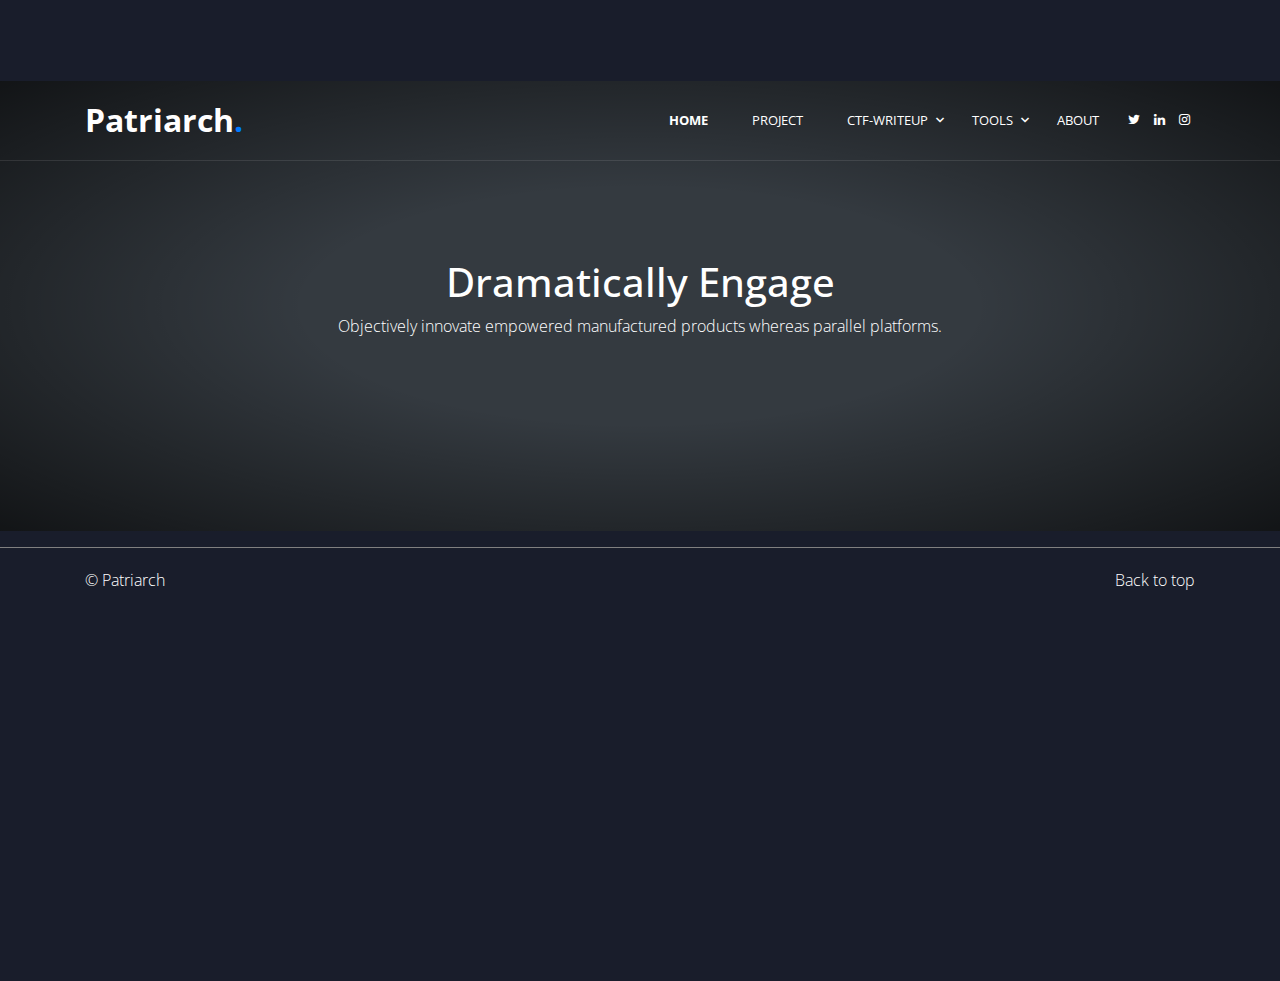
<file: index.html>
<!doctype html>
<html lang="en">
  <head>
    <!-- Required meta tags -->
    <meta charset="utf-8">
    <meta name="viewport" content="width=device-width, initial-scale=1, shrink-to-fit=no">
    
    <link href="https://fonts.googleapis.com/css?family=Open+Sans:300,400,700" rel="stylesheet">

    <link rel="stylesheet" href="fonts/icomoon/style.css">

    <link rel="stylesheet" href="css/owl.carousel.min.css">

    <!-- Bootstrap CSS -->
    <link rel="stylesheet" href="css/bootstrap.min.css">

    <link rel="stylesheet" href="https://cdn.jsdelivr.net/npm/bootstrap-icons@1.5.0/font/bootstrap-icons.css">

    
    <!-- Style -->
    <link rel="stylesheet" href="css/style.css">

    <title>Patriarch Blog</title>
  </head>
  <body>


    <div class="site-mobile-menu site-navbar-target">
      <div class="site-mobile-menu-header">
        <div class="site-mobile-menu-close mt-3">
          <span class="icon-close2 js-menu-toggle"></span>
        </div>
      </div>
      <div class="site-mobile-menu-body"></div>
    </div>
   
    
    <header class="site-navbar js-sticky-header site-navbar-target header" role="banner">

      <div class="container">
        <div class="row align-items-center">
          
          <div class="col-6 col-xl-2">
            <!-- <a href="index.html"><img id="logo" src="http://i67.tinypic.com/2v9dm5h.jpg"></a> -->
            <a href="index.html" class="font-weight-bolder h2">Patriarch<span class="text-primary">.</span></a>
          </div>

          <div class="col-12 col-md-10 d-none d-xl-block ">
            <nav class="site-navigation position-relative text-right" role="navigation">

              <ul class="site-menu main-menu js-clone-nav mr-auto d-none d-lg-block">
                <li><a href="./index.html" class="nav-link font-weight-bolder">Home</a></li>
                <li><a href="./project.html" class="nav-link">Project</a></li>


                <li class="has-children">
                  <a href="./CTF-Writeup.html" class="nav-link">CTF-Writeup</a>
                  <ul class="dropdown">
                    <li><a href="./tryhackme.html" class="nav-link">TryHackMe</a></li>
                    <li><a href="./hackthebox.html" class="nav-link">Hack The Box</a></li>
                    <!-- <li><a href="#faq-section" class="nav-link">FAQ</a></li>
                    <li><a href="#gallery-section" class="nav-link">Gallery</a></li>
                    <li><a href="#services-section" class="nav-link">Services</a></li>
                    <li><a href="#testimonials-section" class="nav-link">Testimonials</a></li> -->
                    <!-- <li class="has-children">
                      <a href="#">More Links</a>
                      <ul class="dropdown">
                        <li><a href="#">Menu One</a></li>
                        <li><a href="#">Menu Two</a></li>
                        <li><a href="#">Menu Three</a></li>
                      </ul>
                    </li> -->
                  </ul>
                </li>
                
                
                <li class="has-children">
                  <a href="./tools.html" class="nav-link">Tools</a>
                  <ul class="dropdown">
                    <li><a href="./Linux.html" class="nav-link">Linux</a></li>
                    <li><a href="./Windows.html" class="nav-link">Windows</a></li>
                  </ul>
                </li>

                <li><a href="./about.html" class="nav-link">About</a></li>

                <li class="social"><a href="#contact-section" class="nav-link"><span class="icon-twitter"></span></a></li>
                <li class="social"><a href="#contact-section" class="nav-link"><span class="icon-linkedin"></span></a></li>
                <li class="social"><a href="#contact-section" class="nav-link"><span class="icon-instagram"></span></a></li>

              </ul>
            </nav>
          </div>


          <div class="col-6 d-inline-block d-xl-none ml-md-0 py-3" style="position: relative; top: 3px;"><a href="#" class="site-menu-toggle js-menu-toggle float-right"><span class="icon-menu h3"></span></a></div>

        </div>
      </div>
      
    </header>

	<!-- background image under nav bar -->
	<div class="hero-section  bg-dark mb-3 hero-section-text">
		<div class="container">
			<h1><span class="glyphicon glyphicon-equalizer"></span> Dramatically Engage</h1>
			<p>Objectively innovate empowered manufactured products whereas parallel platforms.</p>
		</div>
	</div>

    <main class="container">
      <div class="row">
          <div class="col-md-8">

              

          </div>
          

     

      </div><!-- /.row -->

  </main><!-- /.container -->


  <footer class="blog-footer mt-auto">
    <div class="container">
      <p class="float-right mb-1">
        <a href="#">Back to top</a>
      </p>
      <p class="mb-1 float-left"> &copy; Patriarch</p>
      <!-- <p class="mb-0">New to Bootstrap? <a href="/">Visit the homepage</a> or read our <a
          href="/docs/5.0/getting-started/introduction/">getting started guide</a>.</p> -->
    </div>
  </footer>
  

  
    
    
    

    <script src="js/jquery-3.3.1.min.js"></script>
    <script src="js/popper.min.js"></script>
    <script src="js/bootstrap.min.js"></script>
    <script src="js/jquery.sticky.js"></script>
    <script src="js/main.js"></script>
  </body>
</html>
</file>
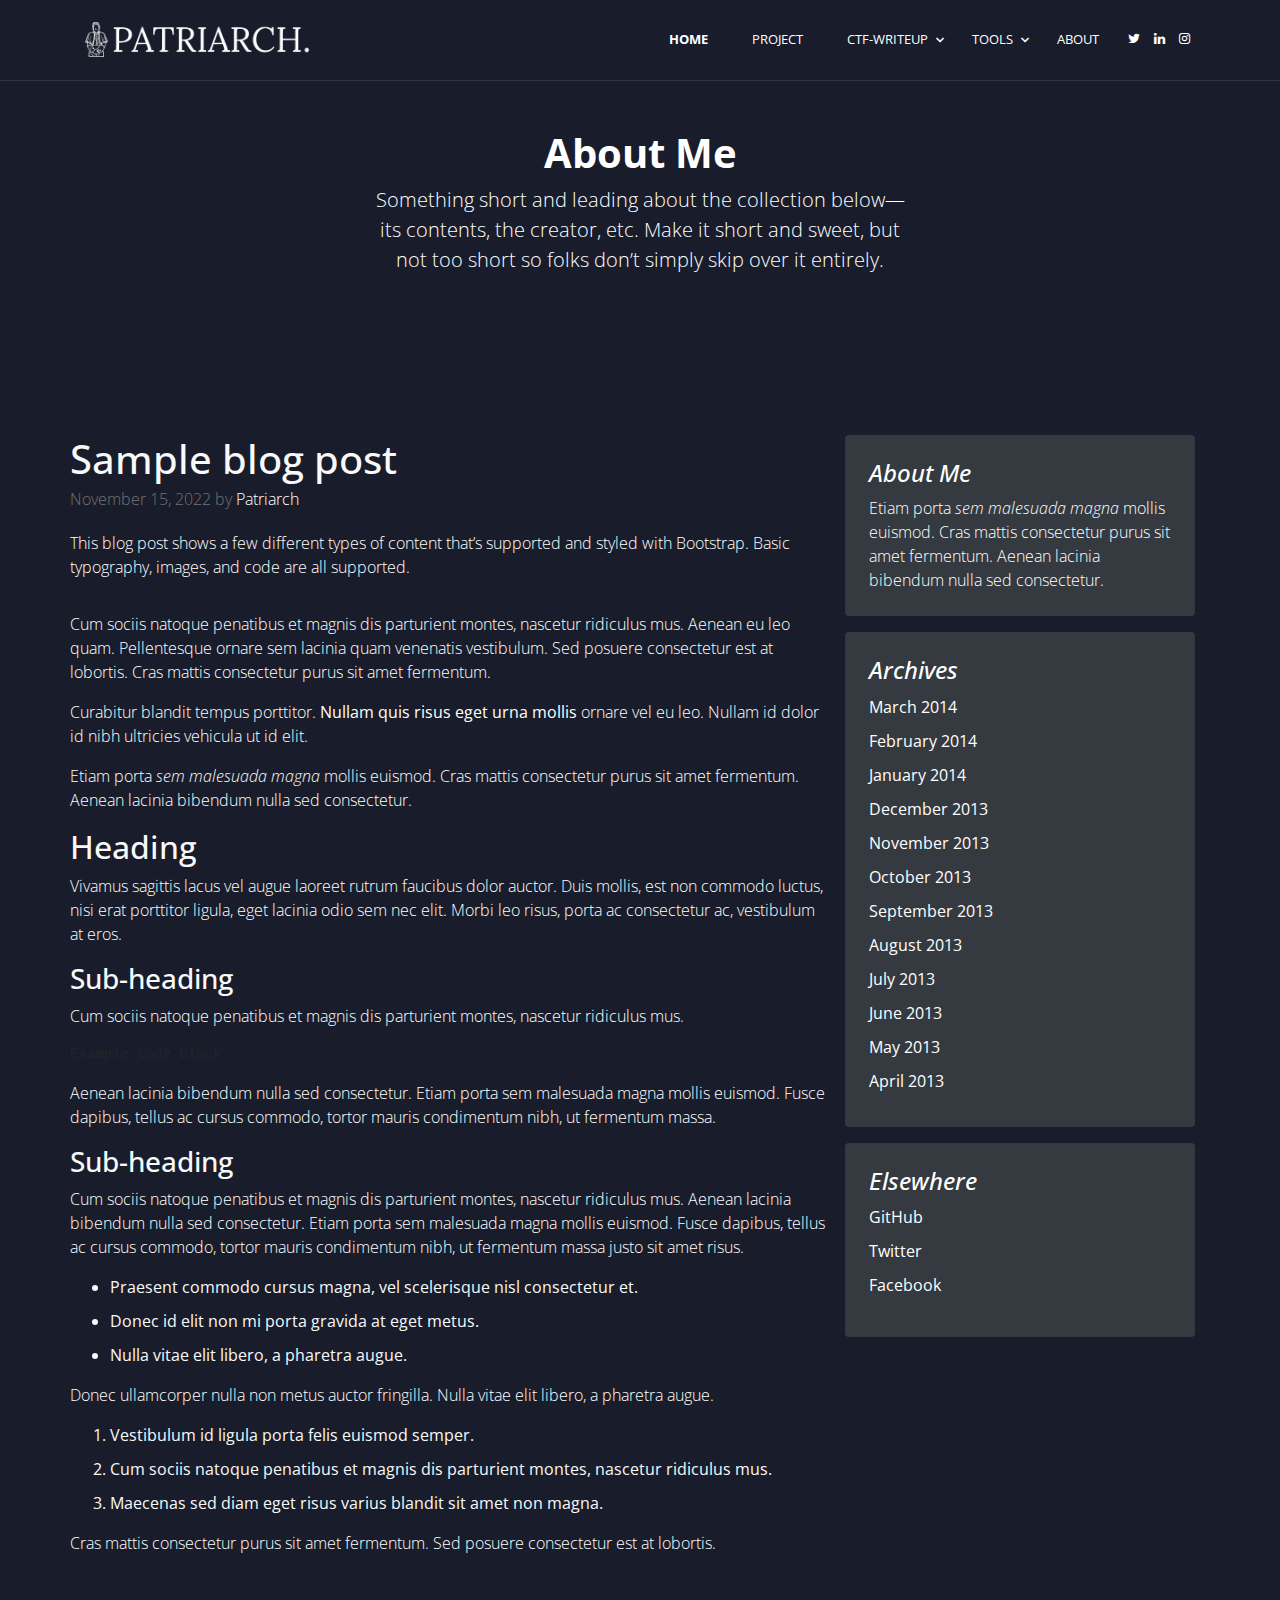
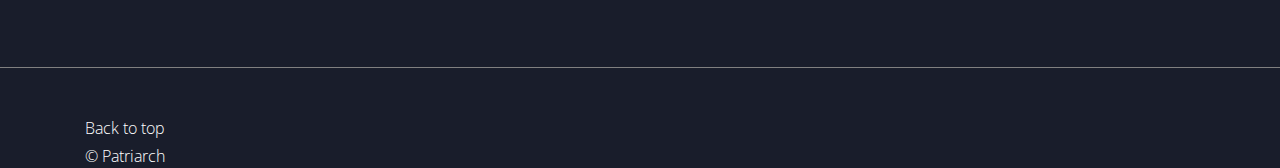
<file: about.html>
<!doctype html>
<html lang="en">

<head>
  <!-- Required meta tags -->
  <meta charset="utf-8">
  <meta name="viewport" content="width=device-width, initial-scale=1, shrink-to-fit=no">

  <link href="https://fonts.googleapis.com/css?family=Open+Sans:300,400,700" rel="stylesheet">

  <link rel="stylesheet" href="fonts/icomoon/style.css">

  <link rel="stylesheet" href="css/owl.carousel.min.css">

  <!-- Favicon-->
  <link rel="icon" type="image/x-icon" href="assets/favicon.ico" />

  <!-- Bootstrap CSS -->
  <link rel="stylesheet" href="css/bootstrap.min.css">

  <link rel="stylesheet" href="https://cdn.jsdelivr.net/npm/bootstrap-icons@1.5.0/font/bootstrap-icons.css">

  <!-- Bootstrap core CSS -->
  <link rel="stylesheet" href="https://stackpath.bootstrapcdn.com/bootstrap/5.0.0-alpha1/css/bootstrap.min.css"
    integrity="sha384-r4NyP46KrjDleawBgD5tp8Y7UzmLA05oM1iAEQ17CSuDqnUK2+k9luXQOfXJCJ4I" crossorigin="anonymous">
  <script src="https://stackpath.bootstrapcdn.com/bootstrap/5.0.0-alpha1/js/bootstrap.min.js"
    integrity="sha384-oesi62hOLfzrys4LxRF63OJCXdXDipiYWBnvTl9Y9/TRlw5xlKIEHpNyvvDShgf/"
    crossorigin="anonymous"></script>
  <script src="https://cdn.jsdelivr.net/npm/popper.js@1.16.0/dist/umd/popper.min.js"
    integrity="sha384-Q6E9RHvbIyZFJoft+2mJbHaEWldlvI9IOYy5n3zV9zzTtmI3UksdQRVvoxMfooAo"
    crossorigin="anonymous"></script>

  <!-- Style -->
  <link rel="stylesheet" href="css/style.css">

  <title>About</title>
</head>

<body class="d-flex flex-column min-vh-100">

  <!-- mobile nav-bar -->
  <div class="site-mobile-menu site-navbar-target bg-light">
    <div class="site-mobile-menu-header">
      <div class="site-mobile-menu-close mt-3">
        <span class="icon-close2 js-menu-toggle"></span>
      </div>
    </div>
    <div class="site-mobile-menu-body"></div>
  </div>
  <!-- nav-bar -->
  <header class="site-navbar js-sticky-header site-navbar-target header" role="banner">

    <div class="container">
      <div class="row align-items-center">
        <!-- logo -->
        <div class="col-6 col-xl-2">
          <a href="index.html"><img id="logo"
              src="images/patriarch-high-resolution-logo-white-on-transparent-background(1).png"></a>
          <!-- <a href="index.html" ">Patriarch<span class="text-primary">.</span></a> -->
        </div>
        <!-- nav-bar links -->
        <div class="col-12 col-md-10 d-none d-xl-block ">
          <nav class="site-navigation position-relative text-right" role="navigation">

            <ul class="site-menu main-menu js-clone-nav mr-auto d-none d-lg-block">
              <li><a href="index.html" class="btn-link font-weight-bolder">Home</a></li>
              <li><a href="./project.html" class="btn-link">Project</a></li>


              <li class="has-children">
                <a href="./CTF-Writeup.html" class="btn-link">CTF-Writeup</a>
                <ul class="dropdown">
                  <li><a href="./tryhackme.html" class="btn-link">TryHackMe</a></li>
                  <li><a href="./hackthebox.html" class="btn-link">Hack The Box</a></li>
                  <!-- <li><a href="#faq-section" class="btn-link">FAQ</a></li>
                    <li><a href="#gallery-section" class="btn-link">Gallery</a></li>
                    <li><a href="#services-section" class="btn-link">Services</a></li>
                    <li><a href="#testimonials-section" class="btn-link">Testimonials</a></li> -->
                  <!-- <li class="has-children">
                      <a href="#">More Links</a>
                      <ul class="dropdown">
                        <li><a href="#">Menu One</a></li>
                        <li><a href="#">Menu Two</a></li>
                        <li><a href="#">Menu Three</a></li>
                      </ul>
                    </li> -->
                </ul>
              </li>


              <li class="has-children">
                <a href="tools.html" class="btn-link">Tools</a>
                <ul class="dropdown">
                  <li><a href="Linux.html" class="btn-link">Linux</a></li>
                  <li><a href="Windows.html" class="btn-link">Windows</a></li>
                </ul>
              </li>


              <li><a href="about.html" class="btn-link">About</a></li>
              <li class="social"><a href="#contact-section" class="btn-link"><span class="icon-twitter"></span></a></li>
              <li class="social"><a href="#contact-section" class="btn-link"><span class="icon-linkedin"></span></a>
              </li>
              <li class="social"><a href="#contact-section" class="btn-link"><span class="icon-instagram"></span></a>
              </li>

            </ul>
          </nav>
        </div>


        <div class="col-6 d-inline-block d-xl-none ml-md-0 py-3" style="position: relative; top: 3px;"><a href="#"
            class="site-menu-toggle js-menu-toggle float-right"><span class="icon-menu h3"></span></a></div>

      </div>
    </div>

  </header>

  <hr>
  <main>

    <section class="py-5 text-center container">
      <div class="row py-lg-5">
        <div class="col-lg-6 col-md-8 mx-auto">
          <h1 class="fw-light font-weight-bold">About Me</h1>
          <p class="lead text-white">Something short and leading about the collection below—its contents, the creator,
            etc. Make it short and sweet, but not too short so folks don’t simply skip over it entirely.</p>
        </div>
      </div>
    </section>

    <div class="album py-5 ">
      <div class="container">

        <div class="row">
          <div class="col-8">
            <div class="row">
              <!-- cards -->
              <div class="row">
                <div class="col">
         
                    <div class="blog-post text-light">
                        <h2 class="blog-post-title">Sample blog post</h2>
                        <p class="blog-post-meta">November 15, 2022 by <a href="#">Patriarch</a></p>
    
                        <p>This blog post shows a few different types of content that’s supported and styled with Bootstrap.
                            Basic typography, images, and code are all supported.</p>
                        <hr>
                        <p>Cum sociis natoque penatibus et magnis <a href="#">dis parturient montes</a>, nascetur ridiculus
                            mus. Aenean eu leo quam. Pellentesque ornare sem lacinia quam venenatis vestibulum. Sed posuere
                            consectetur est at lobortis. Cras mattis consectetur purus sit amet fermentum.</p>
                        <blockquote>
                            <p>Curabitur blandit tempus porttitor. <strong>Nullam quis risus eget urna mollis</strong>
                                ornare vel eu leo. Nullam id dolor id nibh ultricies vehicula ut id elit.</p>
    
                        </blockquote>
                        <p>Etiam porta <em>sem malesuada magna</em> mollis euismod. Cras mattis consectetur purus sit amet
                            fermentum. Aenean lacinia bibendum nulla sed consectetur.</p>
                        <h2>Heading</h2>
                        <p>Vivamus sagittis lacus vel augue laoreet rutrum faucibus dolor auctor. Duis mollis, est non
                            commodo luctus, nisi erat porttitor ligula, eget lacinia odio sem nec elit. Morbi leo risus,
                            porta ac consectetur ac, vestibulum at eros.</p>
                        <h3>Sub-heading</h3>
                        <p>Cum sociis natoque penatibus et magnis dis parturient montes, nascetur ridiculus mus.</p>
                        <pre><code>Example code block</code></pre>
                        <p>Aenean lacinia bibendum nulla sed consectetur. Etiam porta sem malesuada magna mollis euismod.
                            Fusce dapibus, tellus ac cursus commodo, tortor mauris condimentum nibh, ut fermentum massa.</p>
                        <h3>Sub-heading</h3>
                        <p>Cum sociis natoque penatibus et magnis dis parturient montes, nascetur ridiculus mus. Aenean
                            lacinia bibendum nulla sed consectetur. Etiam porta sem malesuada magna mollis euismod. Fusce
                            dapibus, tellus ac cursus commodo, tortor mauris condimentum nibh, ut fermentum massa justo sit
                            amet risus.</p>
                        <ul>
                            <li>Praesent commodo cursus magna, vel scelerisque nisl consectetur et.</li>
                            <li>Donec id elit non mi porta gravida at eget metus.</li>
                            <li>Nulla vitae elit libero, a pharetra augue.</li>
                        </ul>
                        <p>Donec ullamcorper nulla non metus auctor fringilla. Nulla vitae elit libero, a pharetra augue.</p>
    
         
                        <ol>
                            <li>Vestibulum id ligula porta felis euismod semper.</li>
                            <li>Cum sociis natoque penatibus et magnis dis parturient montes, nascetur ridiculus mus.</li>
                            <li>Maecenas sed diam eget risus varius blandit sit amet non magna.</li>
                        </ol>
                        <p>Cras mattis consectetur purus sit amet fermentum. Sed posuere consectetur est at lobortis.</p>
                    </div><!-- /.blog-post -->

            </div>


        </div><!-- /.row -->
              <!-- cards end -->
            </div>
          </div>
          <!-- sidebar -->
            <aside class="col-4">
              <div class="p-4 mb-3 bg-dark rounded ">
                  <h4 class="font-italic">About Me</h4>
                  <p class="mb-0">Etiam porta <em>sem malesuada magna</em> mollis euismod. Cras mattis consectetur
                      purus sit amet fermentum. Aenean lacinia bibendum nulla sed consectetur.</p>
              </div>

              <div class="p-4 bg-dark mb-3 rounded">
                  <h4 class="font-italic">Archives</h4>
                  <ol class="list-unstyled mb-0">
                      <li><a href="#">March 2014</a></li>
                      <li><a href="#">February 2014</a></li>
                      <li><a href="#">January 2014</a></li>
                      <li><a href="#">December 2013</a></li>
                      <li><a href="#">November 2013</a></li>
                      <li><a href="#">October 2013</a></li>
                      <li><a href="#">September 2013</a></li>
                      <li><a href="#">August 2013</a></li>
                      <li><a href="#">July 2013</a></li>
                      <li><a href="#">June 2013</a></li>
                      <li><a href="#">May 2013</a></li>
                      <li><a href="#">April 2013</a></li>
                  </ol>
              </div>

              <div class="p-4 bg-dark rounded">
                  <h4 class="font-italic">Elsewhere</h4>
                  <ol class="list-unstyled">
                      <li><a href="#">GitHub</a></li>
                      <li><a href="#">Twitter</a></li>
                      <li><a href="#">Facebook</a></li>
                  </ol>
              </div>
          </aside>
          </div>
        </div>


      </div>
    </div>

  </main>

  <footer class="text-white py-5">
    <div class="container">
      <p class="float-end mb-1">
        <a href="#">Back to top</a>
      </p>
      <p class="mb-1">&copy; Patriarch</p>
    </div>
  </footer>




  <script src="js/jquery-3.3.1.min.js"></script>
  <script src="js/popper.min.js"></script>
  <script src="js/bootstrap.min.js"></script>
  <script src="js/jquery.sticky.js"></script>
  <script src="js/main.js"></script>
</body>

</html>
</file>
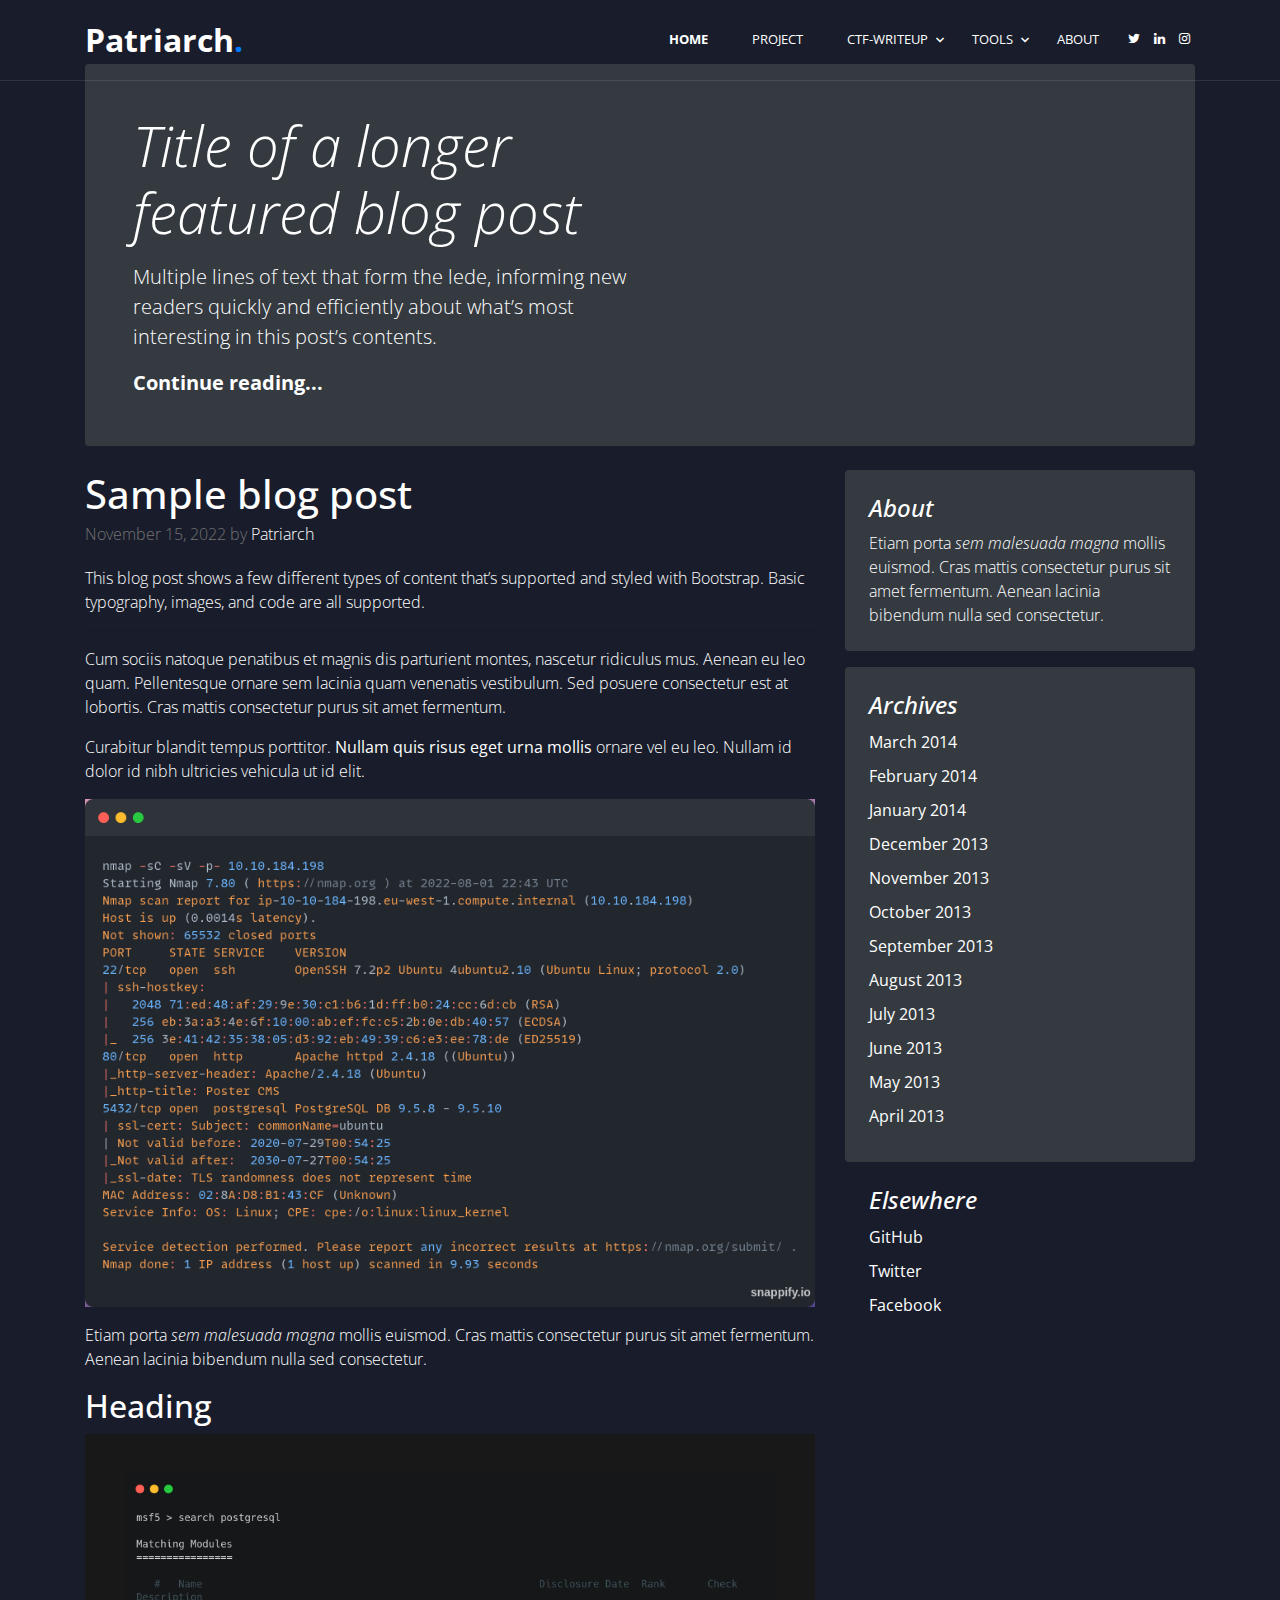
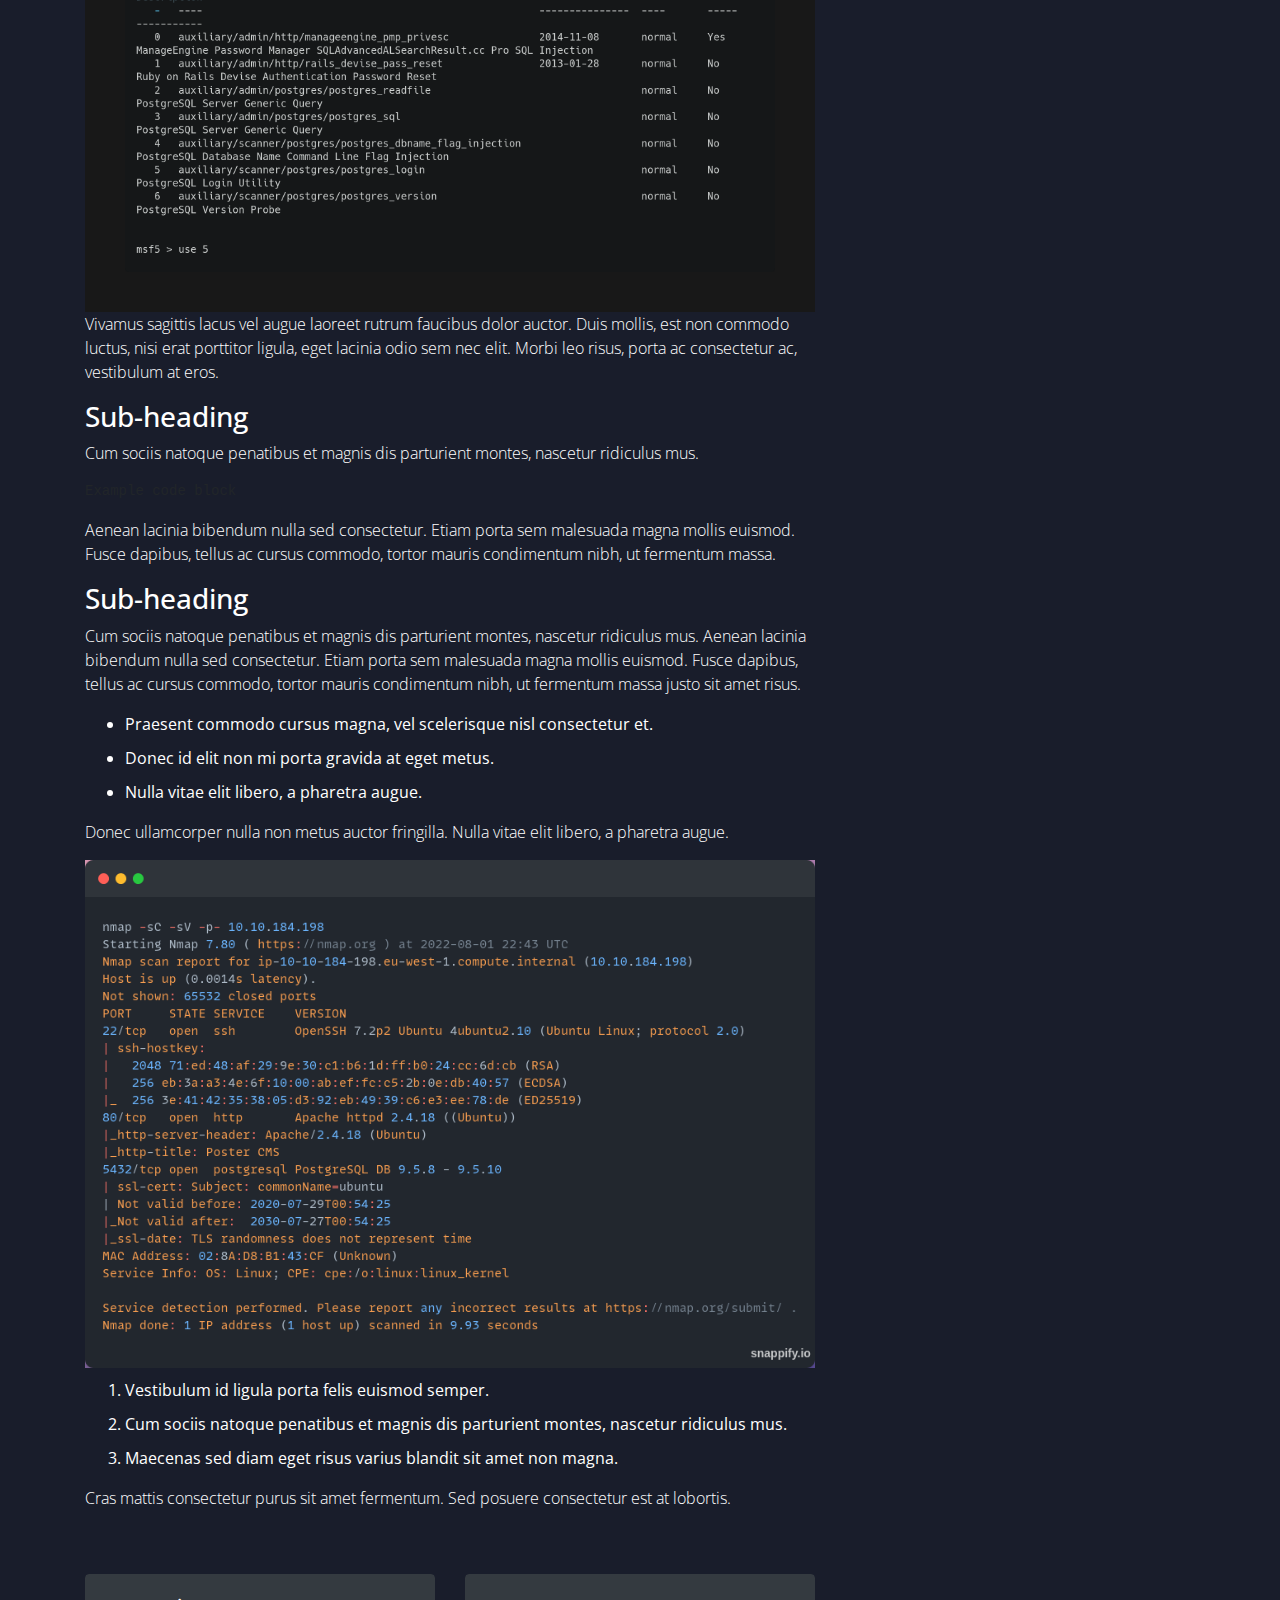
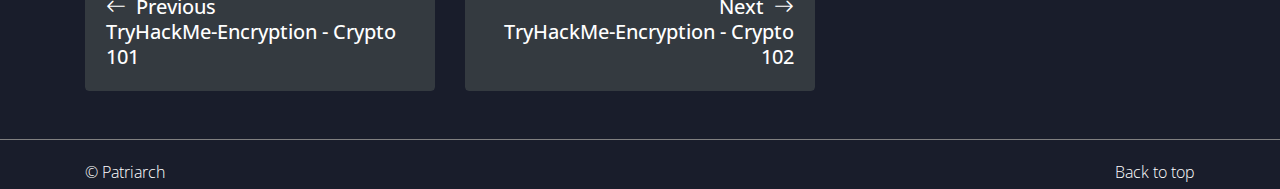
<file: Blog1.html>
<!doctype html>
<html lang="en">
  <head>
    <!-- Required meta tags -->
    <meta charset="utf-8">
    <meta name="viewport" content="width=device-width, initial-scale=1, shrink-to-fit=no">
    
    <link href="https://fonts.googleapis.com/css?family=Open+Sans:300,400,700" rel="stylesheet">

    <link rel="stylesheet" href="fonts/icomoon/style.css">

    <link rel="stylesheet" href="css/owl.carousel.min.css">

    <!-- Favicon-->
    <link rel="icon" type="image/x-icon" href="assets/favicon.ico" />

    <!-- Bootstrap CSS -->
    <link rel="stylesheet" href="css/bootstrap.min.css">

    <link rel="stylesheet" href="https://cdn.jsdelivr.net/npm/bootstrap-icons@1.5.0/font/bootstrap-icons.css">

    <!-- Bootstrap core CSS -->
    <link rel="stylesheet" href="https://stackpath.bootstrapcdn.com/bootstrap/5.0.0-alpha1/css/bootstrap.min.css"
        integrity="sha384-r4NyP46KrjDleawBgD5tp8Y7UzmLA05oM1iAEQ17CSuDqnUK2+k9luXQOfXJCJ4I" crossorigin="anonymous">
    <script src="https://stackpath.bootstrapcdn.com/bootstrap/5.0.0-alpha1/js/bootstrap.min.js"
        integrity="sha384-oesi62hOLfzrys4LxRF63OJCXdXDipiYWBnvTl9Y9/TRlw5xlKIEHpNyvvDShgf/"
        crossorigin="anonymous"></script>
    <script src="https://cdn.jsdelivr.net/npm/popper.js@1.16.0/dist/umd/popper.min.js"
        integrity="sha384-Q6E9RHvbIyZFJoft+2mJbHaEWldlvI9IOYy5n3zV9zzTtmI3UksdQRVvoxMfooAo"
        crossorigin="anonymous"></script>
    
    <!-- Style -->
    <link rel="stylesheet" href="css/style.css">

    <title>blog1</title>
  </head>

  <body class="d-flex flex-column min-vh-100">

      <!-- mobile nav-bar -->
    <div class="site-mobile-menu site-navbar-target bg-light">
      <div class="site-mobile-menu-header">
        <div class="site-mobile-menu-close mt-3">
          <span class="icon-close2 js-menu-toggle"></span>
        </div>
      </div>
      <div class="site-mobile-menu-body"></div>
    </div>
   <!-- nav-bar -->
    <header class="site-navbar js-sticky-header site-navbar-target header" role="banner">

      <div class="container">
        <div class="row align-items-center">
          <!-- logo -->
          <div class="col-6 col-xl-2">
            <!-- <a href="index.html"><img id="logo" src="http://i67.tinypic.com/2v9dm5h.jpg"></a> -->
            <a href="index.html" class="font-weight-bolder h2">Patriarch<span class="text-primary">.</span></a>
          </div>
          <!-- nav-bar links -->
          <div class="col-12 col-md-10 d-none d-xl-block ">
            <nav class="site-navigation position-relative text-right" role="navigation">

              <ul class="site-menu main-menu js-clone-nav mr-auto d-none d-lg-block">
                <li><a href="index.html" class="btn-link font-weight-bolder">Home</a></li>
                <li><a href="./project.html" class="btn-link">Project</a></li>


                <li class="has-children">
                  <a href="./CTF-Writeup.html" class="btn-link">CTF-Writeup</a>
                  <ul class="dropdown">
                    <li><a href="./tryhackme.html" class="btn-link">TryHackMe</a></li>
                    <li><a href="./hackthebox.html" class="btn-link">Hack The Box</a></li>
                    <!-- <li><a href="#faq-section" class="btn-link">FAQ</a></li>
                    <li><a href="#gallery-section" class="btn-link">Gallery</a></li>
                    <li><a href="#services-section" class="btn-link">Services</a></li>
                    <li><a href="#testimonials-section" class="btn-link">Testimonials</a></li> -->
                    <!-- <li class="has-children">
                      <a href="#">More Links</a>
                      <ul class="dropdown">
                        <li><a href="#">Menu One</a></li>
                        <li><a href="#">Menu Two</a></li>
                        <li><a href="#">Menu Three</a></li>
                      </ul>
                    </li> -->
                  </ul>
                </li>
                
                
                <li class="has-children">
                  <a href="tools.html" class="btn-link">Tools</a>
                  <ul class="dropdown">
                    <li><a href="Linux.html" class="btn-link">Linux</a></li>
                    <li><a href="Windows.html" class="btn-link">Windows</a></li>
                  </ul>
                </li>


                <li><a href="about.html" class="btn-link">About</a></li>
                <li class="social"><a href="#contact-section" class="btn-link"><span class="icon-twitter"></span></a></li>
                <li class="social"><a href="#contact-section" class="btn-link"><span class="icon-linkedin"></span></a></li>
                <li class="social"><a href="#contact-section" class="btn-link"><span class="icon-instagram"></span></a></li>

              </ul>
            </nav>
          </div>


          <div class="col-6 d-inline-block d-xl-none ml-md-0 py-3" style="position: relative; top: 3px;"><a href="#" class="site-menu-toggle js-menu-toggle float-right"><span class="icon-menu h3"></span></a></div>

        </div>
      </div>
      
    </header>


<!-- main body of the page -->

    <main class="container">

      <div class="p-4 p-md-5 mb-4 text-white rounded bg-dark" style="margin-top:64px">
        <div class="col-md-6 px-0">
            <h1 class="display-4 font-italic">Title of a longer featured blog post</h1>
            <p class="lead my-3">Multiple lines of text that form the lede, informing new readers quickly and
                efficiently about what’s most interesting in this post’s contents.</p>
            <p class="lead mb-0"><a href="#" class="link-light font-weight-bold">Continue reading...</a></p>
        </div>
    </div>
        <div class="row">
            <div class="col-md-8">
     
                <div class="blog-post">
                    <h2 class="blog-post-title">Sample blog post</h2>
                    <p class="blog-post-meta">November 15, 2022 by <a href="#">Patriarch</a></p>

                    <p>This blog post shows a few different types of content that’s supported and styled with Bootstrap.
                        Basic typography, images, and code are all supported.</p>
                    <hr>
                    <p>Cum sociis natoque penatibus et magnis <a href="#">dis parturient montes</a>, nascetur ridiculus
                        mus. Aenean eu leo quam. Pellentesque ornare sem lacinia quam venenatis vestibulum. Sed posuere
                        consectetur est at lobortis. Cras mattis consectetur purus sit amet fermentum.</p>
                    <blockquote>
                        <p>Curabitur blandit tempus porttitor. <strong>Nullam quis risus eget urna mollis</strong>
                            ornare vel eu leo. Nullam id dolor id nibh ultricies vehicula ut id elit.</p>
                            <img src="images/Snap.png" alt="" width=100% height=auto>

                    </blockquote>
                    <p>Etiam porta <em>sem malesuada magna</em> mollis euismod. Cras mattis consectetur purus sit amet
                        fermentum. Aenean lacinia bibendum nulla sed consectetur.</p>
                    <h2>Heading</h2>
                    <img src="images/carbon.png" alt="" width=100% height=auto>
                    <p>Vivamus sagittis lacus vel augue laoreet rutrum faucibus dolor auctor. Duis mollis, est non
                        commodo luctus, nisi erat porttitor ligula, eget lacinia odio sem nec elit. Morbi leo risus,
                        porta ac consectetur ac, vestibulum at eros.</p>
                    <h3>Sub-heading</h3>
                    <p>Cum sociis natoque penatibus et magnis dis parturient montes, nascetur ridiculus mus.</p>
                    <pre><code>Example code block</code></pre>
                    <p>Aenean lacinia bibendum nulla sed consectetur. Etiam porta sem malesuada magna mollis euismod.
                        Fusce dapibus, tellus ac cursus commodo, tortor mauris condimentum nibh, ut fermentum massa.</p>
                    <h3>Sub-heading</h3>
                    <p>Cum sociis natoque penatibus et magnis dis parturient montes, nascetur ridiculus mus. Aenean
                        lacinia bibendum nulla sed consectetur. Etiam porta sem malesuada magna mollis euismod. Fusce
                        dapibus, tellus ac cursus commodo, tortor mauris condimentum nibh, ut fermentum massa justo sit
                        amet risus.</p>
                    <ul>
                        <li>Praesent commodo cursus magna, vel scelerisque nisl consectetur et.</li>
                        <li>Donec id elit non mi porta gravida at eget metus.</li>
                        <li>Nulla vitae elit libero, a pharetra augue.</li>
                    </ul>
                    <p>Donec ullamcorper nulla non metus auctor fringilla. Nulla vitae elit libero, a pharetra augue.</p>

                    <img src="images/Snap.png" alt="" width=100% height=auto>
     
                    <ol>
                        <li>Vestibulum id ligula porta felis euismod semper.</li>
                        <li>Cum sociis natoque penatibus et magnis dis parturient montes, nascetur ridiculus mus.</li>
                        <li>Maecenas sed diam eget risus varius blandit sit amet non magna.</li>
                    </ol>
                    <p>Cras mattis consectetur purus sit amet fermentum. Sed posuere consectetur est at lobortis.</p>
                </div><!-- /.blog-post -->
        
            


                  <div class="row mb-auto">
                    <div class="col-sm-6">
                      <div class="card border-dark">
                        <div class="card-body bg-dark">
                          <a href="fd" class="link-light h5"><i class="bi-arrow-left" style="margin-right: 10px"></i>Previous</a>
                          <br class="mb-4">
                          <a href="#" class="link-light h5" style="text-decoration:underline">TryHackMe-Encryption - Crypto 101</a>
                        </div>
                      </div>
                    </div>
                    <div class="col-sm-6 mb-5">
                      <div class="card text-right border-dark">
                        <div class="card-body bg-dark">
                          <a href="fd" class="link-light h5">Next<i class="bi-arrow-right" style="margin-left: 10px"></i></a>
                          <br class="mb-4">
                          <a href="#" class="link-light h5" style="text-decoration:underline">TryHackMe-Encryption - Crypto 102</a>
                        </div>
                      </div>
                    </div>
                  </div>
                  
                  

          
                


           

            </div>

            <aside class="col-md-4">
                <div class="p-4 mb-3 bg-dark rounded ">
                    <h4 class="font-italic">About</h4>
                    <p class="mb-0">Etiam porta <em>sem malesuada magna</em> mollis euismod. Cras mattis consectetur
                        purus sit amet fermentum. Aenean lacinia bibendum nulla sed consectetur.</p>
                </div>

                <div class="p-4 bg-dark rounded">
                    <h4 class="font-italic">Archives</h4>
                    <ol class="list-unstyled mb-0">
                        <li><a href="#">March 2014</a></li>
                        <li><a href="#">February 2014</a></li>
                        <li><a href="#">January 2014</a></li>
                        <li><a href="#">December 2013</a></li>
                        <li><a href="#">November 2013</a></li>
                        <li><a href="#">October 2013</a></li>
                        <li><a href="#">September 2013</a></li>
                        <li><a href="#">August 2013</a></li>
                        <li><a href="#">July 2013</a></li>
                        <li><a href="#">June 2013</a></li>
                        <li><a href="#">May 2013</a></li>
                        <li><a href="#">April 2013</a></li>
                    </ol>
                </div>

                <div class="p-4">
                    <h4 class="font-italic">Elsewhere</h4>
                    <ol class="list-unstyled">
                        <li><a href="#">GitHub</a></li>
                        <li><a href="#">Twitter</a></li>
                        <li><a href="#">Facebook</a></li>
                    </ol>
                </div>
            </aside>

        </div><!-- /.row -->

    </main><!-- /.container -->

<!-- footer -->
<footer class="blog-footer mt-auto">
    <div class="container">
      <p class="float-right mb-1">
        <a href="#">Back to top</a>
      </p>
      <p class="mb-1 float-left"> &copy; Patriarch</p>
      <!-- <p class="mb-0">New to Bootstrap? <a href="/">Visit the homepage</a> or read our <a
          href="/docs/5.0/getting-started/introduction/">getting started guide</a>.</p> -->
    </div>
</footer>

  
  

    <script src="js/jquery-3.3.1.min.js"></script>
    <script src="js/popper.min.js"></script>
    <script src="js/bootstrap.min.js"></script>
    <script src="js/jquery.sticky.js"></script>
    <script src="js/main.js"></script>
  </body>
</html>
</file>
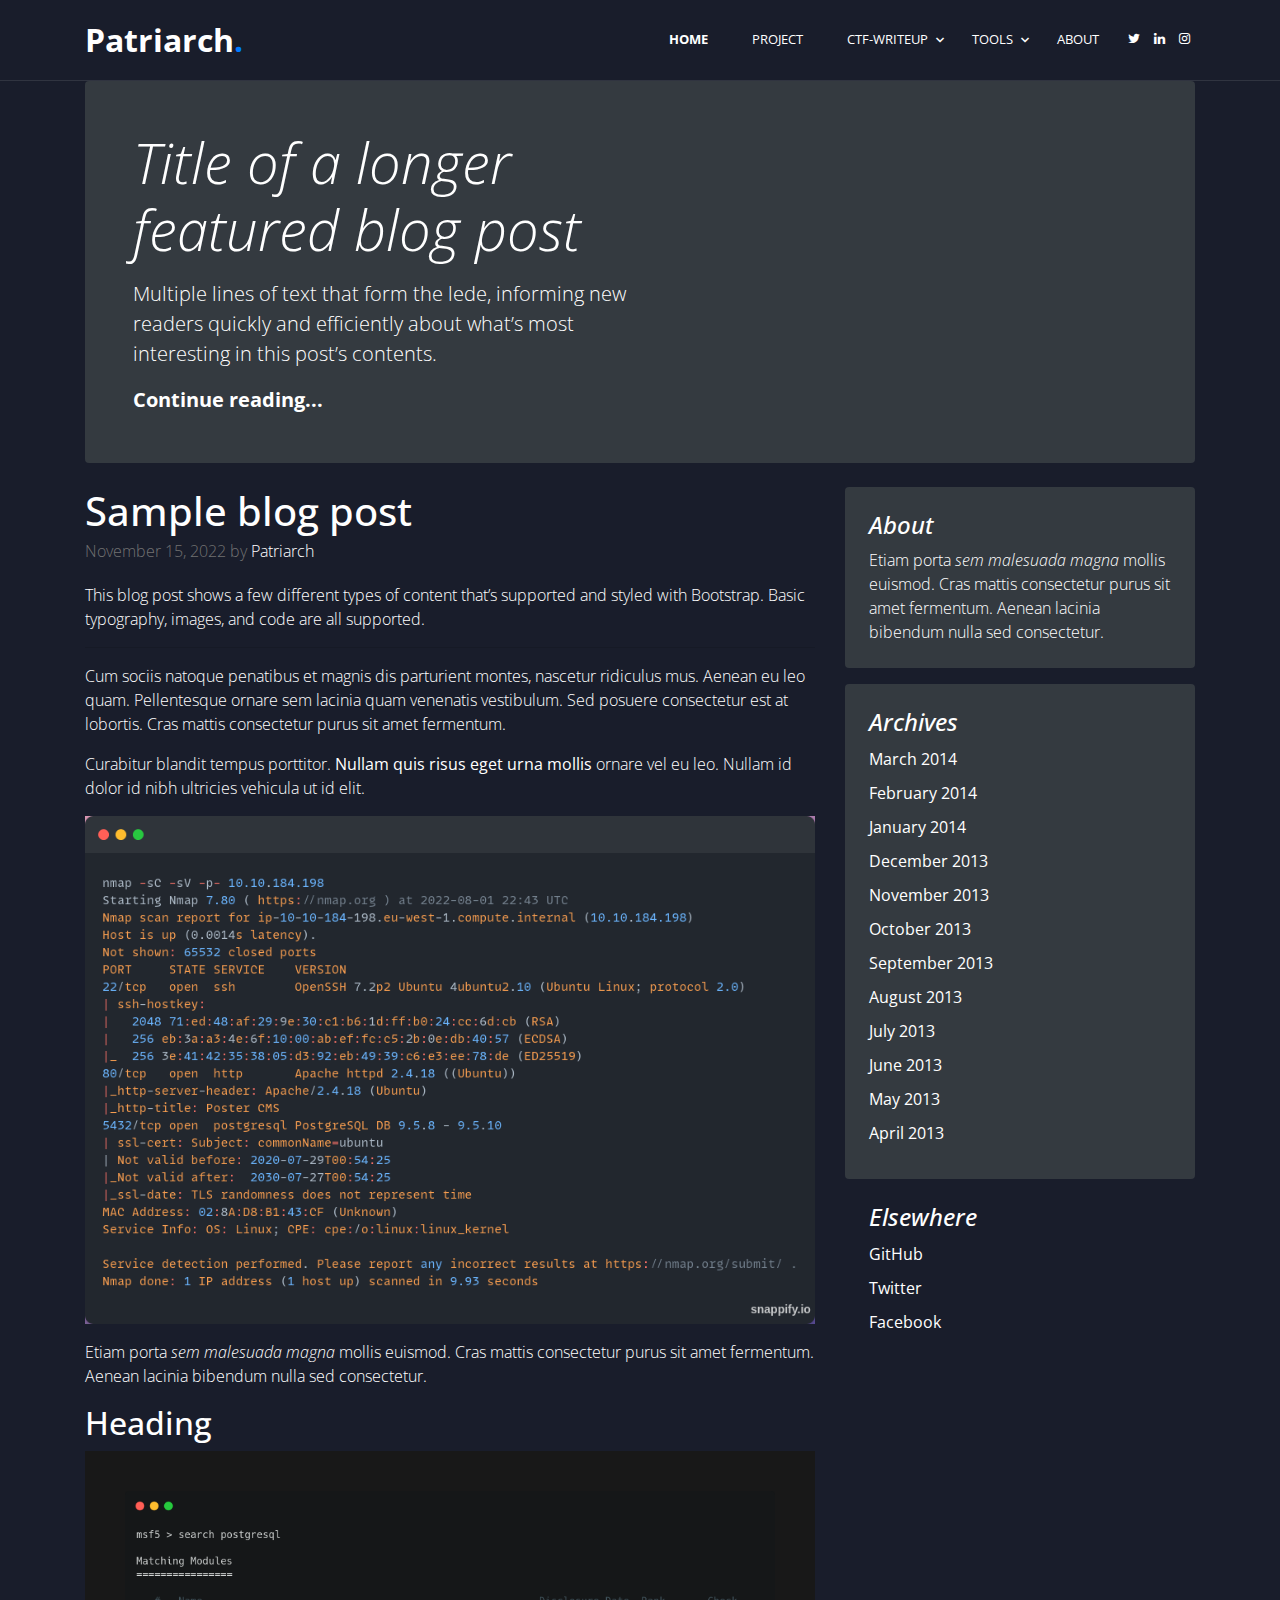
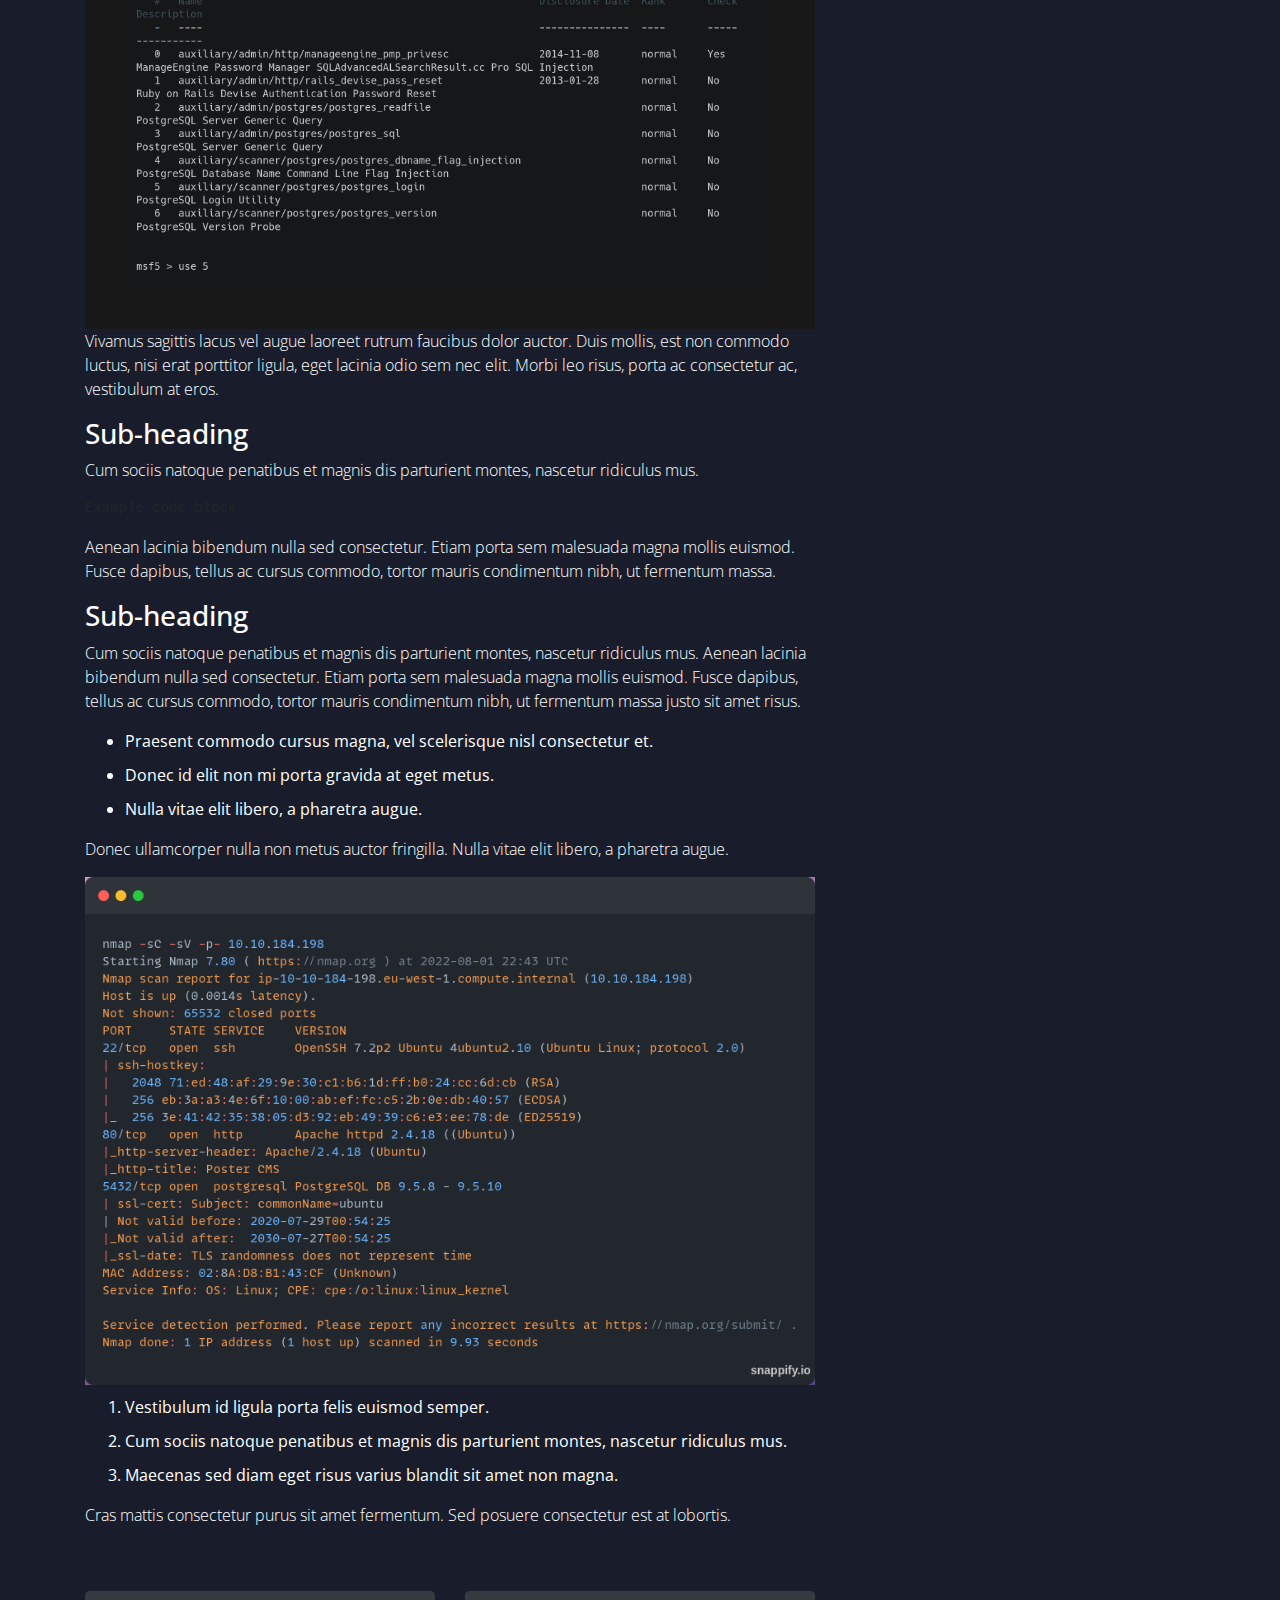
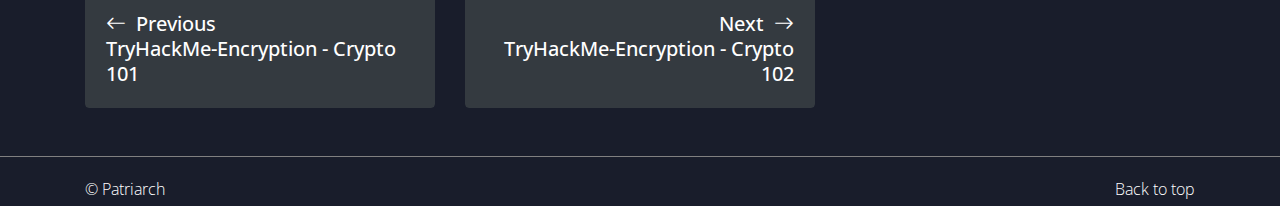
<file: blogtemplete.html>
<!doctype html>
<html lang="en">
  <head>
    <!-- Required meta tags -->
    <meta charset="utf-8">
    <meta name="viewport" content="width=device-width, initial-scale=1, shrink-to-fit=no">
    
    <link href="https://fonts.googleapis.com/css?family=Open+Sans:300,400,700" rel="stylesheet">

    <link rel="stylesheet" href="fonts/icomoon/style.css">

    <link rel="stylesheet" href="css/owl.carousel.min.css">

    <!-- Favicon-->
    <link rel="icon" type="image/x-icon" href="assets/favicon.ico" />

    <!-- Bootstrap CSS -->
    <link rel="stylesheet" href="css/bootstrap.min.css">

    <link rel="stylesheet" href="https://cdn.jsdelivr.net/npm/bootstrap-icons@1.5.0/font/bootstrap-icons.css">

    <!-- Bootstrap core CSS -->
    <link rel="stylesheet" href="https://stackpath.bootstrapcdn.com/bootstrap/5.0.0-alpha1/css/bootstrap.min.css"
        integrity="sha384-r4NyP46KrjDleawBgD5tp8Y7UzmLA05oM1iAEQ17CSuDqnUK2+k9luXQOfXJCJ4I" crossorigin="anonymous">
    <script src="https://stackpath.bootstrapcdn.com/bootstrap/5.0.0-alpha1/js/bootstrap.min.js"
        integrity="sha384-oesi62hOLfzrys4LxRF63OJCXdXDipiYWBnvTl9Y9/TRlw5xlKIEHpNyvvDShgf/"
        crossorigin="anonymous"></script>
    <script src="https://cdn.jsdelivr.net/npm/popper.js@1.16.0/dist/umd/popper.min.js"
        integrity="sha384-Q6E9RHvbIyZFJoft+2mJbHaEWldlvI9IOYy5n3zV9zzTtmI3UksdQRVvoxMfooAo"
        crossorigin="anonymous"></script>
    
    <!-- Style -->
    <link rel="stylesheet" href="css/style.css">

    <title>blog2</title>
  </head>

  <body class="d-flex flex-column min-vh-100">

      <!-- mobile nav-bar -->
    <div class="site-mobile-menu site-navbar-target bg-light">
      <div class="site-mobile-menu-header">
        <div class="site-mobile-menu-close mt-3">
          <span class="icon-close2 js-menu-toggle"></span>
        </div>
      </div>
      <div class="site-mobile-menu-body"></div>
    </div>
   <!-- nav-bar -->
    <header class="site-navbar js-sticky-header site-navbar-target header" role="banner">

      <div class="container">
        <div class="row align-items-center">
          <!-- logo -->
          <div class="col-6 col-xl-2">
            <!-- <a href="index.html"><img id="logo" src="http://i67.tinypic.com/2v9dm5h.jpg"></a> -->
            <a href="index.html" class="font-weight-bolder h2">Patriarch<span class="text-primary">.</span></a>
          </div>
          <!-- nav-bar links -->
          <div class="col-12 col-md-10 d-none d-xl-block ">
            <nav class="site-navigation position-relative text-right" role="navigation">

              <ul class="site-menu main-menu js-clone-nav mr-auto d-none d-lg-block">
                <li><a href="index.html" class="btn-link font-weight-bolder">Home</a></li>
                <li><a href="./project.html" class="btn-link">Project</a></li>


                <li class="has-children">
                  <a href="./CTF-Writeup.html" class="btn-link">CTF-Writeup</a>
                  <ul class="dropdown">
                    <li><a href="./tryhackme.html" class="btn-link">TryHackMe</a></li>
                    <li><a href="./hackthebox.html" class="btn-link">Hack The Box</a></li>
                    <!-- <li><a href="#faq-section" class="btn-link">FAQ</a></li>
                    <li><a href="#gallery-section" class="btn-link">Gallery</a></li>
                    <li><a href="#services-section" class="btn-link">Services</a></li>
                    <li><a href="#testimonials-section" class="btn-link">Testimonials</a></li> -->
                    <!-- <li class="has-children">
                      <a href="#">More Links</a>
                      <ul class="dropdown">
                        <li><a href="#">Menu One</a></li>
                        <li><a href="#">Menu Two</a></li>
                        <li><a href="#">Menu Three</a></li>
                      </ul>
                    </li> -->
                  </ul>
                </li>
                
                
                <li class="has-children">
                  <a href="tools.html" class="btn-link">Tools</a>
                  <ul class="dropdown">
                    <li><a href="Linux.html" class="btn-link">Linux</a></li>
                    <li><a href="Windows.html" class="btn-link">Windows</a></li>
                  </ul>
                </li>


                <li><a href="about.html" class="btn-link">About</a></li>
                <li class="social"><a href="#contact-section" class="btn-link"><span class="icon-twitter"></span></a></li>
                <li class="social"><a href="#contact-section" class="btn-link"><span class="icon-linkedin"></span></a></li>
                <li class="social"><a href="#contact-section" class="btn-link"><span class="icon-instagram"></span></a></li>

              </ul>
            </nav>
          </div>


          <div class="col-6 d-inline-block d-xl-none ml-md-0 py-3" style="position: relative; top: 3px;"><a href="#" class="site-menu-toggle js-menu-toggle float-right"><span class="icon-menu h3"></span></a></div>

        </div>
      </div>
      
    </header>


    <hr>


    <main class="container">

      <div class="p-4 p-md-5 mb-4 text-white rounded bg-dark" style="margin-top:48px">
        <div class="col-md-6 px-0">
            <h1 class="display-4 font-italic">Title of a longer featured blog post</h1>
            <p class="lead my-3">Multiple lines of text that form the lede, informing new readers quickly and
                efficiently about what’s most interesting in this post’s contents.</p>
            <p class="lead mb-0"><a href="#" class="link-light font-weight-bold">Continue reading...</a></p>
        </div>
    </div>
        <div class="row">
            <div class="col-md-8">
     
                <div class="blog-post">
                    <h2 class="blog-post-title">Sample blog post</h2>
                    <p class="blog-post-meta">November 15, 2022 by <a href="#">Patriarch</a></p>

                    <p>This blog post shows a few different types of content that’s supported and styled with Bootstrap.
                        Basic typography, images, and code are all supported.</p>
                    <hr>
                    <p>Cum sociis natoque penatibus et magnis <a href="#">dis parturient montes</a>, nascetur ridiculus
                        mus. Aenean eu leo quam. Pellentesque ornare sem lacinia quam venenatis vestibulum. Sed posuere
                        consectetur est at lobortis. Cras mattis consectetur purus sit amet fermentum.</p>
                    <blockquote>
                        <p>Curabitur blandit tempus porttitor. <strong>Nullam quis risus eget urna mollis</strong>
                            ornare vel eu leo. Nullam id dolor id nibh ultricies vehicula ut id elit.</p>
                            <img src="images/Snap.png" alt="" width=100% height=auto>

                    </blockquote>
                    <p>Etiam porta <em>sem malesuada magna</em> mollis euismod. Cras mattis consectetur purus sit amet
                        fermentum. Aenean lacinia bibendum nulla sed consectetur.</p>
                    <h2>Heading</h2>
                    <img src="images/carbon.png" alt="" width=100% height=auto>
                    <p>Vivamus sagittis lacus vel augue laoreet rutrum faucibus dolor auctor. Duis mollis, est non
                        commodo luctus, nisi erat porttitor ligula, eget lacinia odio sem nec elit. Morbi leo risus,
                        porta ac consectetur ac, vestibulum at eros.</p>
                    <h3>Sub-heading</h3>
                    <p>Cum sociis natoque penatibus et magnis dis parturient montes, nascetur ridiculus mus.</p>
                    <pre><code>Example code block</code></pre>
                    <p>Aenean lacinia bibendum nulla sed consectetur. Etiam porta sem malesuada magna mollis euismod.
                        Fusce dapibus, tellus ac cursus commodo, tortor mauris condimentum nibh, ut fermentum massa.</p>
                    <h3>Sub-heading</h3>
                    <p>Cum sociis natoque penatibus et magnis dis parturient montes, nascetur ridiculus mus. Aenean
                        lacinia bibendum nulla sed consectetur. Etiam porta sem malesuada magna mollis euismod. Fusce
                        dapibus, tellus ac cursus commodo, tortor mauris condimentum nibh, ut fermentum massa justo sit
                        amet risus.</p>
                    <ul>
                        <li>Praesent commodo cursus magna, vel scelerisque nisl consectetur et.</li>
                        <li>Donec id elit non mi porta gravida at eget metus.</li>
                        <li>Nulla vitae elit libero, a pharetra augue.</li>
                    </ul>
                    <p>Donec ullamcorper nulla non metus auctor fringilla. Nulla vitae elit libero, a pharetra augue.</p>

                    <img src="images/Snap.png" alt="" width=100% height=auto>
     
                    <ol>
                        <li>Vestibulum id ligula porta felis euismod semper.</li>
                        <li>Cum sociis natoque penatibus et magnis dis parturient montes, nascetur ridiculus mus.</li>
                        <li>Maecenas sed diam eget risus varius blandit sit amet non magna.</li>
                    </ol>
                    <p>Cras mattis consectetur purus sit amet fermentum. Sed posuere consectetur est at lobortis.</p>
                </div><!-- /.blog-post -->
        
            


                  <div class="row mb-auto">
                    <div class="col-sm-6">
                      <div class="card border-dark">
                        <div class="card-body bg-dark">
                          <a href="fd" class="link-light h5"><i class="bi-arrow-left" style="margin-right: 10px"></i>Previous</a>
                          <br class="mb-4">
                          <a href="#" class="link-light h5" style="text-decoration:underline">TryHackMe-Encryption - Crypto 101</a>
                        </div>
                      </div>
                    </div>
                    <div class="col-sm-6 mb-5">
                      <div class="card text-right border-dark">
                        <div class="card-body bg-dark">
                          <a href="fd" class="link-light h5">Next<i class="bi-arrow-right" style="margin-left: 10px"></i></a>
                          <br class="mb-4">
                          <a href="#" class="link-light h5" style="text-decoration:underline">TryHackMe-Encryption - Crypto 102</a>
                        </div>
                      </div>
                    </div>
                  </div>
                  
                  

          
                


           

            </div>

            <aside class="col-md-4">
                <div class="p-4 mb-3 bg-dark rounded ">
                    <h4 class="font-italic">About</h4>
                    <p class="mb-0">Etiam porta <em>sem malesuada magna</em> mollis euismod. Cras mattis consectetur
                        purus sit amet fermentum. Aenean lacinia bibendum nulla sed consectetur.</p>
                </div>

                <div class="p-4 bg-dark rounded">
                    <h4 class="font-italic">Archives</h4>
                    <ol class="list-unstyled mb-0">
                        <li><a href="#">March 2014</a></li>
                        <li><a href="#">February 2014</a></li>
                        <li><a href="#">January 2014</a></li>
                        <li><a href="#">December 2013</a></li>
                        <li><a href="#">November 2013</a></li>
                        <li><a href="#">October 2013</a></li>
                        <li><a href="#">September 2013</a></li>
                        <li><a href="#">August 2013</a></li>
                        <li><a href="#">July 2013</a></li>
                        <li><a href="#">June 2013</a></li>
                        <li><a href="#">May 2013</a></li>
                        <li><a href="#">April 2013</a></li>
                    </ol>
                </div>

                <div class="p-4">
                    <h4 class="font-italic">Elsewhere</h4>
                    <ol class="list-unstyled">
                        <li><a href="#">GitHub</a></li>
                        <li><a href="#">Twitter</a></li>
                        <li><a href="#">Facebook</a></li>
                    </ol>
                </div>
            </aside>

        </div><!-- /.row -->

    </main><!-- /.container -->

<!-- footer -->
<footer class="blog-footer mt-auto">
    <div class="container">
      <p class="float-right mb-1">
        <a href="#">Back to top</a>
      </p>
      <p class="mb-1 float-left"> &copy; Patriarch</p>
      <!-- <p class="mb-0">New to Bootstrap? <a href="/">Visit the homepage</a> or read our <a
          href="/docs/5.0/getting-started/introduction/">getting started guide</a>.</p> -->
    </div>
</footer>

  
  

    <script src="js/jquery-3.3.1.min.js"></script>
    <script src="js/popper.min.js"></script>
    <script src="js/bootstrap.min.js"></script>
    <script src="js/jquery.sticky.js"></script>
    <script src="js/main.js"></script>
  </body>
</html>
</file>
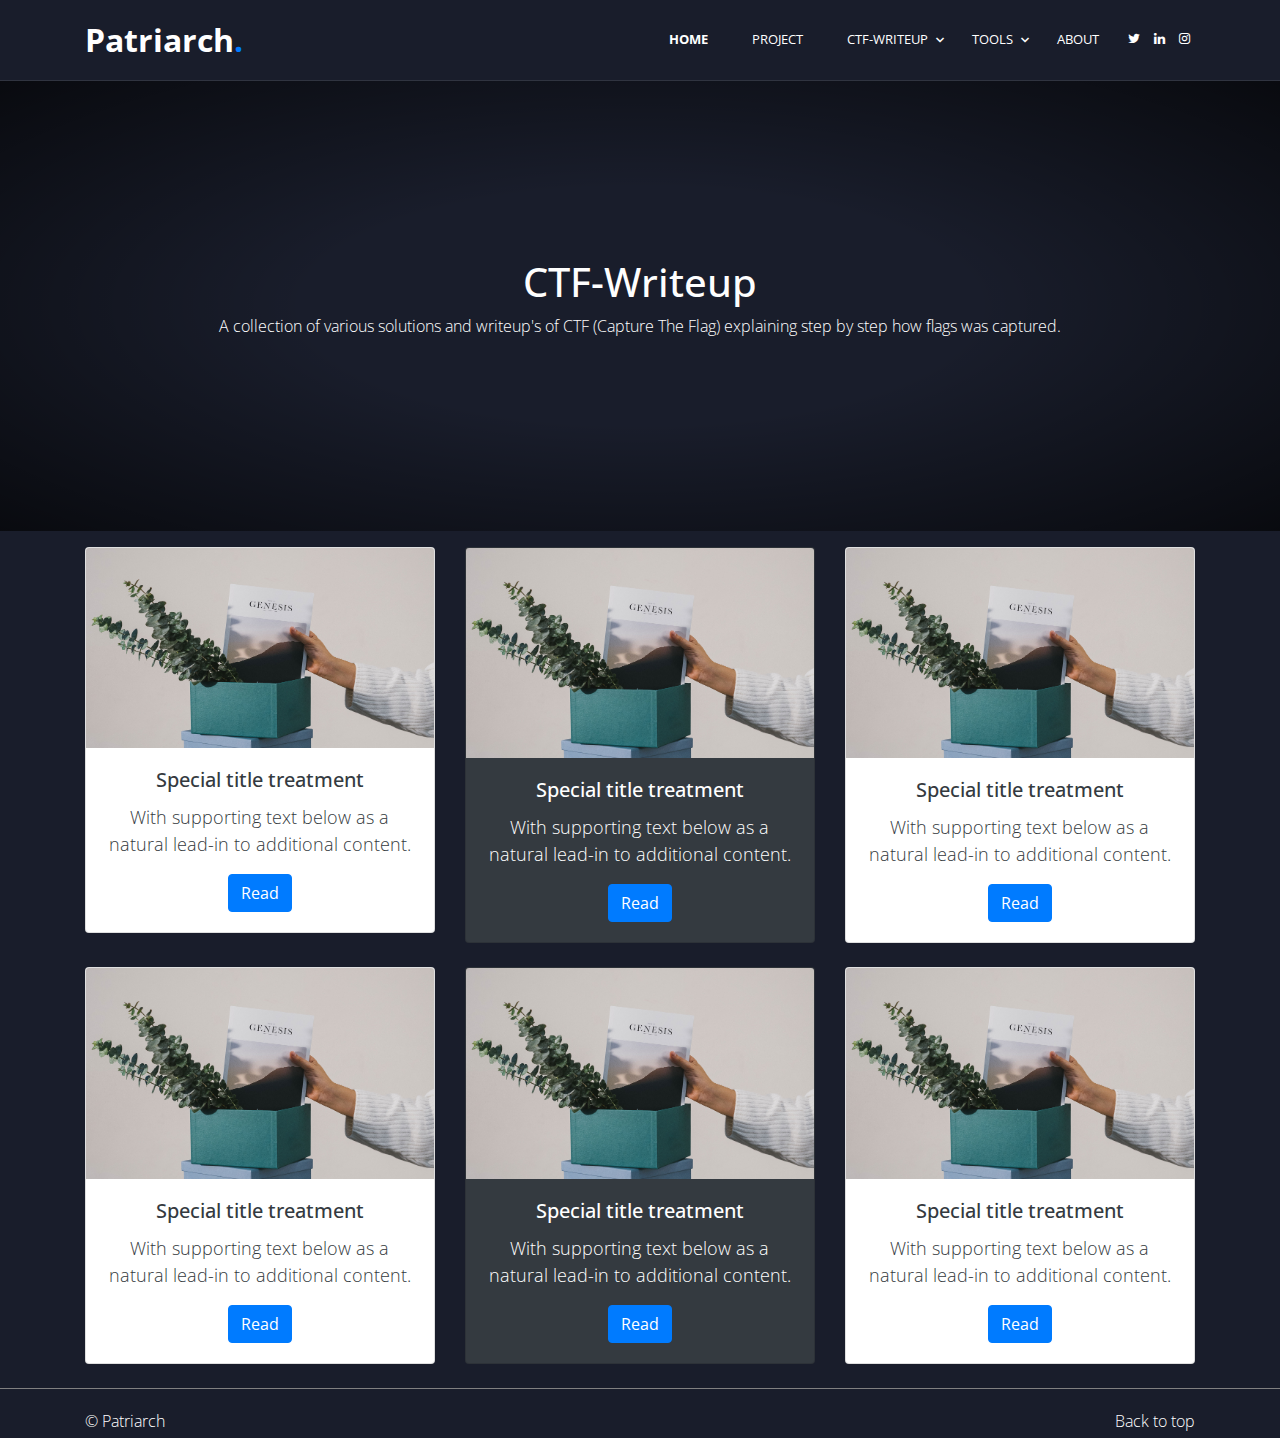
<file: CTF-Writeup.html>
<!doctype html>
<html lang="en">
  <head>
    <!-- Required meta tags -->
    <meta charset="utf-8">
    <meta name="viewport" content="width=device-width, initial-scale=1, shrink-to-fit=no">
    
    <link href="https://fonts.googleapis.com/css?family=Open+Sans:300,400,700" rel="stylesheet">

    <link rel="stylesheet" href="fonts/icomoon/style.css">

    <link rel="stylesheet" href="css/owl.carousel.min.css">

    <!-- Bootstrap CSS -->
    <link rel="stylesheet" href="css/bootstrap.min.css">

    <link rel="stylesheet" href="https://cdn.jsdelivr.net/npm/bootstrap-icons@1.5.0/font/bootstrap-icons.css">
    
    <!-- Style -->
    <link rel="stylesheet" href="css/style.css">


    <title>CTF-Writeup</title>
  </head>
  <body class="d-flex flex-column min-vh-100">


    <div class="site-mobile-menu site-navbar-target">
      <div class="site-mobile-menu-header">
        <div class="site-mobile-menu-close mt-3">
          <span class="icon-close2 js-menu-toggle"></span>
        </div>
      </div>
      <div class="site-mobile-menu-body"></div>
    </div>
   
    <header class="site-navbar js-sticky-header site-navbar-target header" role="banner">

      <div class="container">
        <div class="row align-items-center">
          
          <div class="col-6 col-xl-2">
            <!-- <a href="index.html"><img id="logo" src="http://i67.tinypic.com/2v9dm5h.jpg"></a> -->
            <a href="index.html" class="font-weight-bolder h2">Patriarch<span class="text-primary">.</span></a>
          </div>

          <div class="col-12 col-md-10 d-none d-xl-block ">
            <nav class="site-navigation position-relative text-right" role="navigation">

              <ul class="site-menu main-menu js-clone-nav mr-auto d-none d-lg-block">
                <li><a href="index.html" class="nav-link font-weight-bolder">Home</a></li>
                <li><a href="./project.html" class="nav-link">Project</a></li>


                <li class="has-children">
                  <a href="./CTF-Writeup.html" class="nav-link">CTF-Writeup</a>
                  <ul class="dropdown">
                    <li><a href="./tryhackme.html" class="nav-link">TryHackMe</a></li>
                    <li><a href="./hackthebox.html" class="nav-link">Hack The Box</a></li>
                    <!-- <li><a href="#faq-section" class="nav-link">FAQ</a></li>
                    <li><a href="#gallery-section" class="nav-link">Gallery</a></li>
                    <li><a href="#services-section" class="nav-link">Services</a></li>
                    <li><a href="#testimonials-section" class="nav-link">Testimonials</a></li> -->
                    <!-- <li class="has-children">
                      <a href="#">More Links</a>
                      <ul class="dropdown">
                        <li><a href="#">Menu One</a></li>
                        <li><a href="#">Menu Two</a></li>
                        <li><a href="#">Menu Three</a></li>
                      </ul>
                    </li> -->
                  </ul>
                </li>
                
                
                <li class="has-children">
                  <a href="tools.html" class="nav-link">Tools</a>
                  <ul class="dropdown">
                    <li><a href="Linux.html" class="nav-link">Linux</a></li>
                    <li><a href="Windows.html" class="nav-link">Windows</a></li>
                  </ul>
                </li>


                <li><a href="about.html" class="nav-link">About</a></li>
                <li class="social"><a href="#contact-section" class="nav-link"><span class="icon-twitter"></span></a></li>
                <li class="social"><a href="#contact-section" class="nav-link"><span class="icon-linkedin"></span></a></li>
                <li class="social"><a href="#contact-section" class="nav-link"><span class="icon-instagram"></span></a></li>

              </ul>
            </nav>
          </div>


          <div class="col-6 d-inline-block d-xl-none ml-md-0 py-3" style="position: relative; top: 3px;"><a href="#" class="site-menu-toggle js-menu-toggle float-right"><span class="icon-menu h3"></span></a></div>

        </div>
      </div>
      
    </header>

  	<!-- background image under nav bar -->
	<div class="hero-section mb-3">
		<div>
      <h1>CTF-Writeup</h1>
      <p>A collection of various solutions and writeup's of CTF (Capture The Flag) explaining step by step how flags was captured.</p>  
		</div>
	</div>

    <main>
    
    <!-- note and example for how to use card https://getbootstrap.com/docs/4.3/components/card/#sizing -->

        <div class="container">
          <div class="row">

            <div class="col-sm-4">
              <div class="card">
                <img src="images/hero_2.jpg" width="370" height="200" class="card-img-top">
                <div class="card-body text-center">
                  <h5 class="card-title text-dark">Special title treatment</h5>
                  <p class="card-text text-dark">With supporting text below as a natural lead-in to additional content.</p>
                  <a href="#" class="btn btn-primary">Read</a>
                </div>
              </div>
            </div>
            <div class="col-sm-4">
              <div class="card bg-dark">
                <img src="images/hero_2.jpg" class="card-img-top">
                <div class="card-body text-center">
                  <h5 class="card-title">Special title treatment</h5>
                  <p class="card-text">With supporting text below as a natural lead-in to additional content.</p>
                  <a href="#" class="btn btn-primary">Read</a>
                </div>
              </div>
            </div>
            <div class="col-sm-4">
              <div class="card">
                <img src="images/hero_2.jpg" class="card-img-top">
                <div class="card-body text-center">
                  <h5 class="card-title text-dark">Special title treatment</h5>
                  <p class="card-text text-dark">With supporting text below as a natural lead-in to additional content.</p>
                  <a href="#" class="btn btn-primary">Read</a>
                </div>
              </div>
            </div> 
          </div>


          <div class="row">

            <div class="col-sm-4 mt-4">
              <div class="card">
                <img src="images/hero_2.jpg" class="card-img-top">
                <div class="card-body text-center">
                  <h5 class="card-title text-dark">Special title treatment</h5>
                  <p class="card-text text-dark">With supporting text below as a natural lead-in to additional content.</p>
                  <a href="#" class="btn btn-primary">Read</a>
                </div>
              </div>
            </div>
            <div class="col-sm-4 mt-4">
              <div class="card bg-dark">
                <img src="images/hero_2.jpg" class="card-img-top">
                <div class="card-body text-center">
                  <h5 class="card-title">Special title treatment</h5>
                  <p class="card-text">With supporting text below as a natural lead-in to additional content.</p>
                  <a href="#" class="btn btn-primary">Read</a>
                </div>
              </div>
            </div>
            <div class="col-sm-4 mt-4 mb-4">
              <div class="card">
                <img src="images/hero_2.jpg" class="card-img-top">
                <div class="card-body text-center">
                  <h5 class="card-title text-dark">Special title treatment</h5>
                  <p class="card-text text-dark">With supporting text below as a natural lead-in to additional content.</p>
                  <a href="#" class="btn btn-primary">Read</a>
                </div>
              </div>
            </div> 
          </div>

<!-- 
          <div class="card-deck">
            <div class="card">
              <img src="images/hero_2.jpg" class="card-img-top">
              <div class="card-body">
                <h5 class="card-title">Card title</h5>
                <p class="card-text">This is a longer card with supporting text below as a natural lead-in to additional content. This content is a little bit longer.</p>
                <p class="card-text"><small class="text-muted">Last updated 3 mins ago</small></p>
              </div>
            </div>
            <div class="card">
              <img src="images/hero_2.jpg" class="card-img-top">
              <div class="card-body">
                <h5 class="card-title">Card title</h5>
                <p class="card-text text-dark">With supporting text below as a natural lead-in to additional content.</p>
                <p class="card-text"><small class="text-muted">Last updated 3 mins ago</small></p>
              </div>
            </div>
            <div class="card">
              <img src="images/hero_2.jpg" class="card-img-top">
              <div class="card-body">
                <h5 class="card-title">Card title</h5>
                <p class="card-text">This is a wider card with supporting text below as a natural lead-in to additional content. This card has even longer content than the first to show that equal height action.</p>
                <p class="card-text"><small class="text-muted">Last updated 3 mins ago</small></p>
              </div>
            </div>
          </div> -->

  
        
        </div>

      


        

        


        
        

    </main>

      

    <footer class="blog-footer mt-auto">
      <div class="container">
        <p class="float-right mb-1">
          <a href="#">Back to top</a>
        </p>
        <p class="mb-1 float-left"> &copy; Patriarch</p>
        <!-- <p class="mb-0">New to Bootstrap? <a href="/">Visit the homepage</a> or read our <a
            href="/docs/5.0/getting-started/introduction/">getting started guide</a>.</p> -->
      </div>
  </footer>

  
  

    <script src="js/jquery-3.3.1.min.js"></script>
    <script src="js/popper.min.js"></script>
    <script src="js/bootstrap.min.js"></script>
    <script src="js/jquery.sticky.js"></script>
    <script src="js/main.js"></script>
  </body>
</html>
</file>
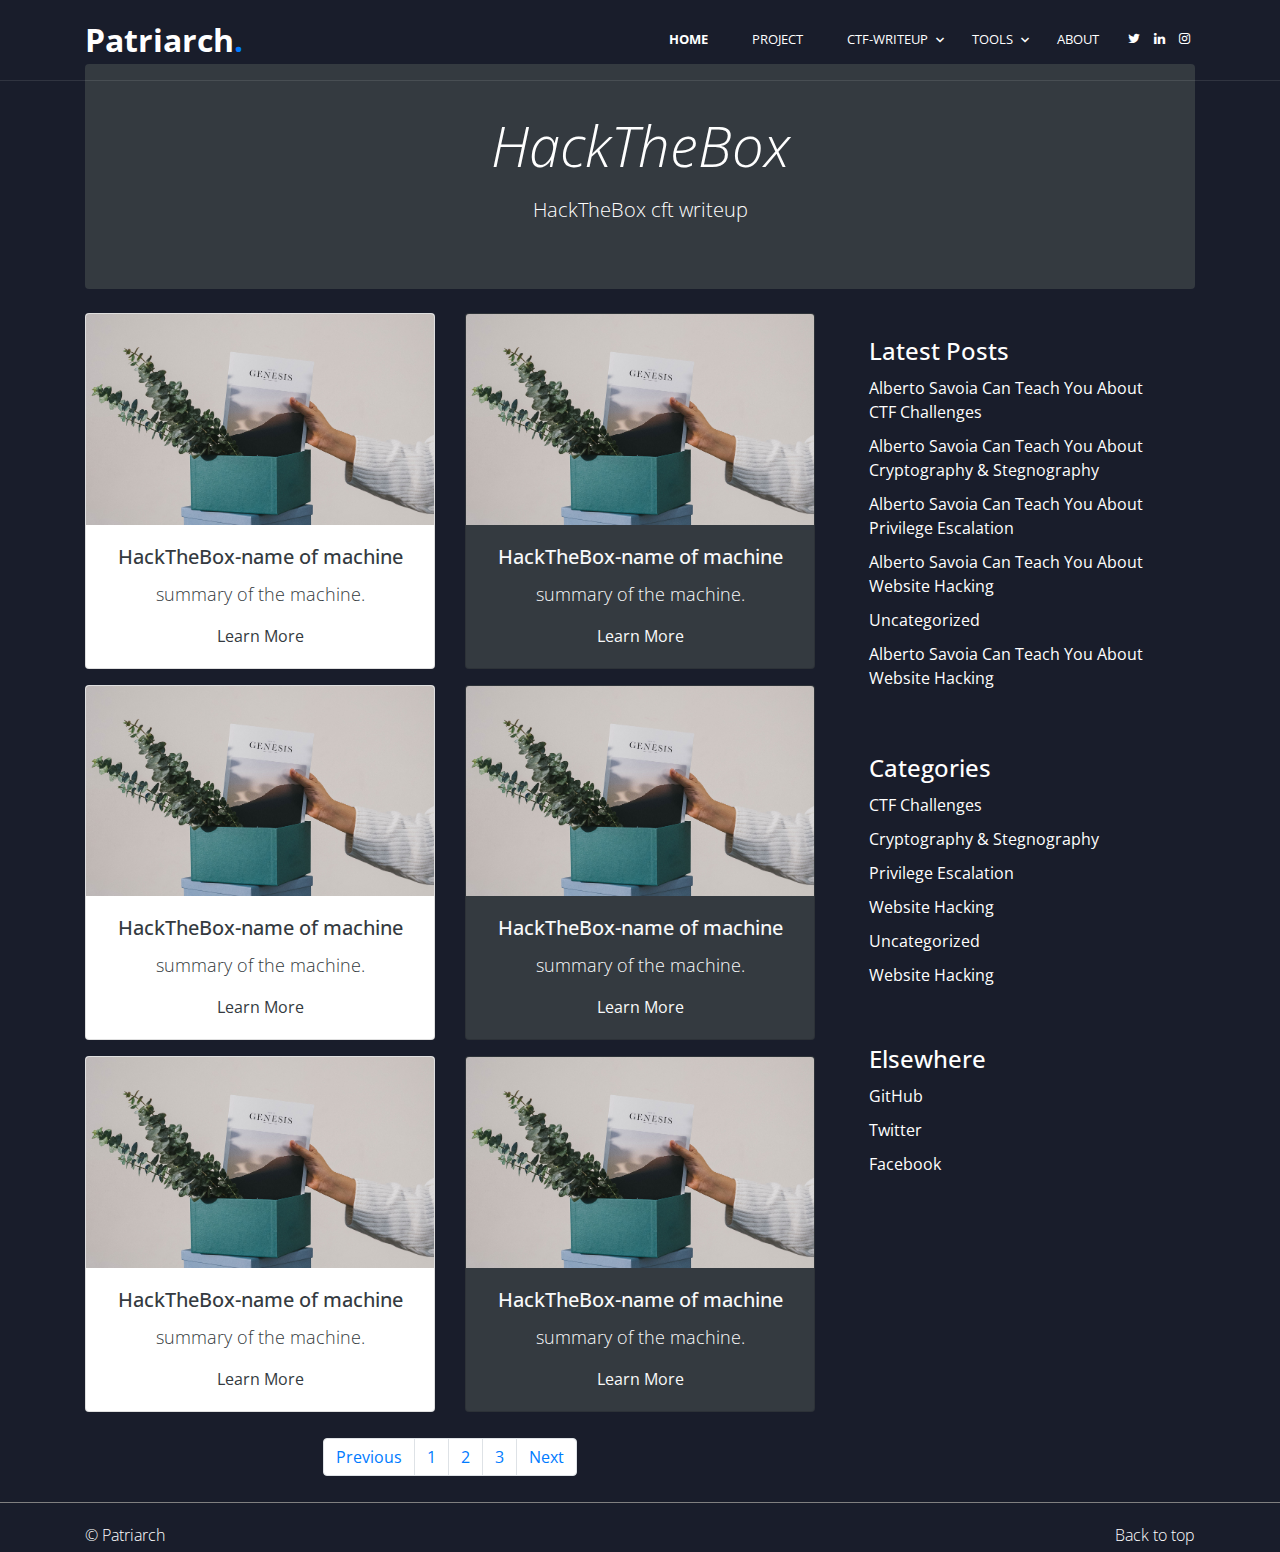
<file: hackthebox.html>
<!doctype html>
<html lang="en">
  <head>
    <!-- Required meta tags -->
    <meta charset="utf-8">
    <meta name="viewport" content="width=device-width, initial-scale=1, shrink-to-fit=no">
    
    <link href="https://fonts.googleapis.com/css?family=Open+Sans:300,400,700" rel="stylesheet">

    <link rel="stylesheet" href="fonts/icomoon/style.css">

    <link rel="stylesheet" href="css/owl.carousel.min.css">

    <!-- Bootstrap CSS -->
    <link rel="stylesheet" href="css/bootstrap.min.css">

    <link rel="stylesheet" href="https://cdn.jsdelivr.net/npm/bootstrap-icons@1.5.0/font/bootstrap-icons.css">
    
    <!-- Style -->
    <link rel="stylesheet" href="css/style.css">


    <title>HackTheBox</title>
  </head>

  <body class="d-flex flex-column min-vh-100">


    <div class="site-mobile-menu site-navbar-target">
      <div class="site-mobile-menu-header">
        <div class="site-mobile-menu-close mt-3">
          <span class="icon-close2 js-menu-toggle"></span>
        </div>
      </div>
      <div class="site-mobile-menu-body"></div>
    </div>
   
    
    <header class="site-navbar js-sticky-header site-navbar-target header" role="banner">

      <div class="container">
        <div class="row align-items-center">
          
          <div class="col-6 col-xl-2">
            <!-- <a href="index.html"><img id="logo" src="http://i67.tinypic.com/2v9dm5h.jpg"></a> -->
            <a href="index.html" class="font-weight-bolder h2">Patriarch<span class="text-primary">.</span></a>
          </div>

          <div class="col-12 col-md-10 d-none d-xl-block ">
            <nav class="site-navigation position-relative text-right" role="navigation">

              <ul class="site-menu main-menu js-clone-nav mr-auto d-none d-lg-block">
                <li><a href="index.html" class="nav-link font-weight-bolder">Home</a></li>
                <li><a href="./project.html" class="nav-link">Project</a></li>


                <li class="has-children">
                  <a href="./CTF-Writeup.html" class="nav-link">CTF-Writeup</a>
                  <ul class="dropdown">
                    <li><a href="tryhackme.html" class="nav-link">TryHackMe</a></li>
                    <li><a href="hackthebox.html" class="nav-link">Hack The Box</a></li>
                    <!-- <li><a href="#faq-section" class="nav-link">FAQ</a></li>
                    <li><a href="#gallery-section" class="nav-link">Gallery</a></li>
                    <li><a href="#services-section" class="nav-link">Services</a></li>
                    <li><a href="#testimonials-section" class="nav-link">Testimonials</a></li> -->
                    <!-- <li class="has-children">
                      <a href="#">More Links</a>
                      <ul class="dropdown">
                        <li><a href="#">Menu One</a></li>
                        <li><a href="#">Menu Two</a></li>
                        <li><a href="#">Menu Three</a></li>
                      </ul>
                    </li> -->
                  </ul>
                </li>
                
                
                <li class="has-children">
                  <a href="tools.html" class="nav-link">Tools</a>
                  <ul class="dropdown">
                    <li><a href="Linux.html" class="nav-link">Linux</a></li>
                    <li><a href="Windows.html" class="nav-link">Windows</a></li>
                  </ul>
                </li>


                <li><a href="about.html" class="nav-link">About</a></li>
                <li class="social"><a href="#contact-section" class="nav-link"><span class="icon-twitter"></span></a></li>
                <li class="social"><a href="#contact-section" class="nav-link"><span class="icon-linkedin"></span></a></li>
                <li class="social"><a href="#contact-section" class="nav-link"><span class="icon-instagram"></span></a></li>

              </ul>
            </nav>
          </div>


          <div class="col-6 d-inline-block d-xl-none ml-md-0 py-3" style="position: relative; top: 3px;"><a href="#" class="site-menu-toggle js-menu-toggle float-right"><span class="icon-menu h3"></span></a></div>

        </div>
      </div>
      
    </header>

	<!-- background image under nav bar -->
	<!-- <section class="hero-section mb-3">
		<div class="hero-section-text">
      <h1>HackTheBox</h1>
      <p>HackTheBox cft writeup</p>  
		</div>
	</section> -->
    

      <main class="container">

        <div class="p-4 p-md-5 mb-4 text-white rounded bg-dark" style="margin-top:64px">
          <div class="col-md-12 px-0 text-center">
              <h1 class="display-4 font-italic">HackTheBox</h1>
              <p class="lead my-3">HackTheBox cft writeup</p>
          </div>
      </div>

        <div class="row">
            <div class="col-md-8">
              <div class="row mb-3">
                <div class="col-sm-6">
                  <div class="card">
                    <img src="images/hero_2.jpg" class="card-img-top">
                    <div class="card-body text-center">
                      <h5 class="card-title text-dark">HackTheBox-name of machine</h5>
                      <p class="card-text text-dark">summary of the machine.</p>
                      <a href="#" class="linking text-dark">Learn More</a>
                    </div>
                  </div>
                </div>
                <div class="col-sm-6">
                  <div class="card bg-dark">
                    <img src="images/hero_2.jpg" class="card-img-top">
                    <div class="card-body text-center">
                      <h5 class="card-title text-light">HackTheBox-name of machine</h5>
                      <p class="card-text text-light">summary of the machine.</p>
                      <a href="#" class="linking text-light">Learn More</a>
                    </div>
                  </div>
                </div>
              </div>

              <div class="row mb-3">
                <div class="col-sm-6">
                  <div class="card">
                    <img src="images/hero_2.jpg" class="card-img-top">
                    <div class="card-body text-center">
                      <h5 class="card-title text-dark">HackTheBox-name of machine</h5>
                      <p class="card-text text-dark">summary of the machine.</p>
                      <a href="#" class="linking text-dark">Learn More</a>
                    </div>
                  </div>
                </div>
                <div class="col-sm-6">
                  <div class="card bg-dark">
                    <img src="images/hero_2.jpg" class="card-img-top">
                    <div class="card-body text-center">
                      <h5 class="card-title text-light">HackTheBox-name of machine</h5>
                      <p class="card-text text-light">summary of the machine.</p>
                      <a href="#" class="linking text-light">Learn More</a>
                    </div>
                  </div>
                </div>
              </div>

              <div class="row mb-3">
                <div class="col-sm-6">
                  <div class="card">
                    <img src="images/hero_2.jpg" class="card-img-top">
                    <div class="card-body text-center">
                      <h5 class="card-title text-dark">HackTheBox-name of machine</h5>
                      <p class="card-text text-dark">summary of the machine.</p>
                      <a href="#" class="linking text-dark">Learn More</a>
                    </div>
                  </div>
                </div>
                <div class="col-sm-6">
                  <div class="card bg-dark">
                    <img src="images/hero_2.jpg" class="card-img-top">
                    <div class="card-body text-center">
                      <h5 class="card-title text-light">HackTheBox-name of machine</h5>
                      <p class="card-text text-light">summary of the machine.</p>
                      <a href="#" class="linking text-light">Learn More</a>
                    </div>
                  </div>
                </div>
              </div>

              <nav aria-label="Page navigation example">
                <ul class="pagination justify-content-center">
                  <li class="page-item"><a class="page-link" href="#">Previous</a></li>
                  <li class="page-item"><a class="page-link" href="#">1</a></li>
                  <li class="page-item"><a class="page-link" href="#">2</a></li>
                  <li class="page-item"><a class="page-link" href="#">3</a></li>
                  <li class="page-item"><a class="page-link" href="#">Next</a></li>
                </ul>
              </nav>

            </div>
            

            <aside class="col-md-4">

              <div class="p-4">
                <h4 class="text-reset">Latest Posts</h4>
                <ol class="list-unstyled">
                    <li><a href="#">Alberto Savoia Can Teach You About CTF Challenges</a></li>
                    <li><a href="#">Alberto Savoia Can Teach You About Cryptography & Stegnography</a></li>
                    <li><a href="#">Alberto Savoia Can Teach You About Privilege Escalation</a></li>
                    <li><a href="#">Alberto Savoia Can Teach You About Website Hacking</a></li>
                    <li><a href="#">Uncategorized</a></li>
                    <li><a href="#">Alberto Savoia Can Teach You About Website Hacking</a></li>
                </ol>
              </div>

                <div class="p-4">
                  <h4 class="text-reset">Categories</h4>
                  <ol class="list-unstyled mb-1">
                      <li><a href="#">CTF Challenges</a></li>
                      <li><a href="#">Cryptography & Stegnography</a></li>
                      <li><a href="#">Privilege Escalation</a></li>
                      <li><a href="#">Website Hacking</a></li>
                      <li><a href="#">Uncategorized</a></li>
                      <li><a href="#">Website Hacking</a></li>
                  </ol>
                </div>

                <div class="p-4">
                    <h4 class="text-reset">Elsewhere</h4>
                    <ol class="list-unstyled">
                        <li><a href="#">GitHub</a></li>
                        <li><a href="#">Twitter</a></li>
                        <li><a href="#">Facebook</a></li>
                    </ol>
                </div>
            </aside>

        </div><!-- /.row -->

    </main><!-- /.container -->


    <footer class="blog-footer mt-auto">
      <div class="container">
        <p class="float-right mb-1">
          <a href="#">Back to top</a>
        </p>
        <p class="mb-1 float-left"> &copy; Patriarch</p>
        <!-- <p class="mb-0">New to Bootstrap? <a href="/">Visit the homepage</a> or read our <a
            href="/docs/5.0/getting-started/introduction/">getting started guide</a>.</p> -->
      </div>
  </footer>

  
  

    <script src="js/jquery-3.3.1.min.js"></script>
    <script src="js/popper.min.js"></script>
    <script src="js/bootstrap.min.js"></script>
    <script src="js/jquery.sticky.js"></script>
    <script src="js/main.js"></script>
  </body>
</html>
</file>
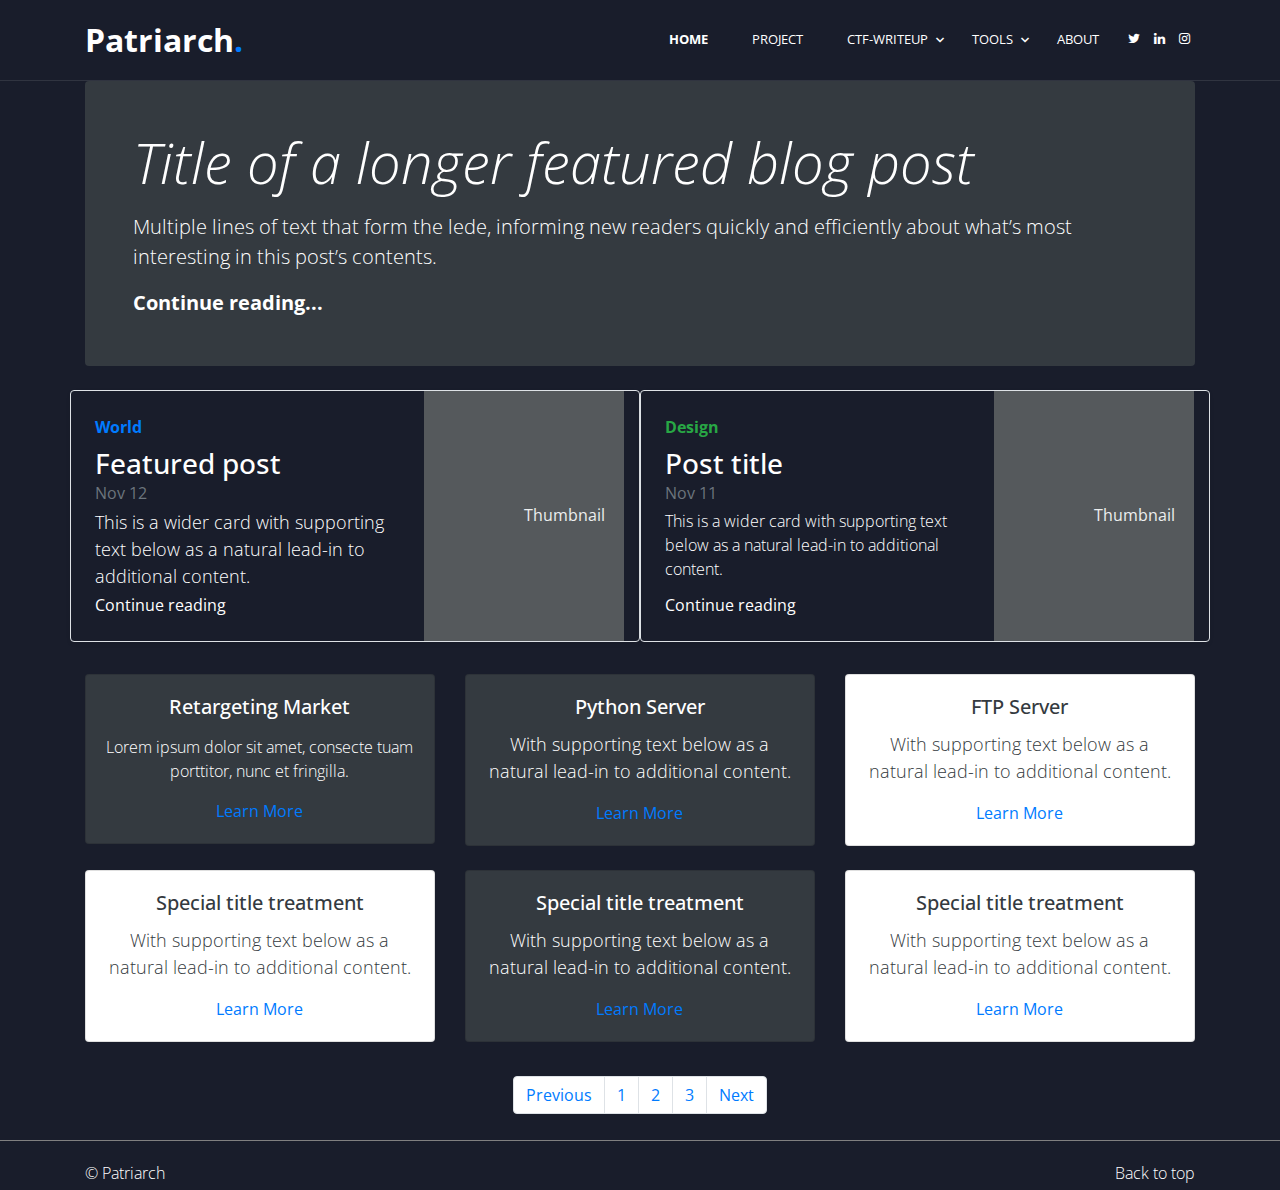
<file: project.html>
<!doctype html>
<html lang="en">
  <head>
    <!-- Required meta tags -->
    <meta charset="utf-8">
    <meta name="viewport" content="width=device-width, initial-scale=1, shrink-to-fit=no">
    
    <link href="https://fonts.googleapis.com/css?family=Open+Sans:300,400,700" rel="stylesheet">

    <link rel="stylesheet" href="fonts/icomoon/style.css">

    <link rel="stylesheet" href="css/owl.carousel.min.css">

    <!-- Favicon-->
    <link rel="icon" type="image/x-icon" href="assets/favicon.ico" />

    <!-- Bootstrap CSS -->
    <link rel="stylesheet" href="css/bootstrap.min.css">

    <link rel="stylesheet" href="https://cdn.jsdelivr.net/npm/bootstrap-icons@1.5.0/font/bootstrap-icons.css">

    <!-- Bootstrap core CSS -->
    <link rel="stylesheet" href="https://stackpath.bootstrapcdn.com/bootstrap/5.0.0-alpha1/css/bootstrap.min.css"
        integrity="sha384-r4NyP46KrjDleawBgD5tp8Y7UzmLA05oM1iAEQ17CSuDqnUK2+k9luXQOfXJCJ4I" crossorigin="anonymous">
    <script src="https://stackpath.bootstrapcdn.com/bootstrap/5.0.0-alpha1/js/bootstrap.min.js"
        integrity="sha384-oesi62hOLfzrys4LxRF63OJCXdXDipiYWBnvTl9Y9/TRlw5xlKIEHpNyvvDShgf/"
        crossorigin="anonymous"></script>
    <script src="https://cdn.jsdelivr.net/npm/popper.js@1.16.0/dist/umd/popper.min.js"
        integrity="sha384-Q6E9RHvbIyZFJoft+2mJbHaEWldlvI9IOYy5n3zV9zzTtmI3UksdQRVvoxMfooAo"
        crossorigin="anonymous"></script>
    
    <!-- Style -->
    <link rel="stylesheet" href="css/style.css">

    <title>Project</title>
  </head>

  <body class="d-flex flex-column min-vh-100">

      <!-- mobile nav-bar -->
    <div class="site-mobile-menu site-navbar-target bg-light">
      <div class="site-mobile-menu-header">
        <div class="site-mobile-menu-close mt-3">
          <span class="icon-close2 js-menu-toggle"></span>
        </div>
      </div>
      <div class="site-mobile-menu-body"></div>
    </div>
   <!-- nav-bar -->
    <header class="site-navbar js-sticky-header site-navbar-target header" role="banner">

      <div class="container">
        <div class="row align-items-center">
          <!-- logo -->
          <div class="col-6 col-xl-2">
            <!-- <a href="index.html"><img id="logo" src="http://i67.tinypic.com/2v9dm5h.jpg"></a> -->
            <a href="index.html" class="font-weight-bolder h2">Patriarch<span class="text-primary">.</span></a>
          </div>
          <!-- nav-bar links -->
          <div class="col-12 col-md-10 d-none d-xl-block ">
            <nav class="site-navigation position-relative text-right" role="navigation">

              <ul class="site-menu main-menu js-clone-nav mr-auto d-none d-lg-block">
                <li><a href="index.html" class="btn-link font-weight-bolder">Home</a></li>
                <li><a href="./project.html" class="btn-link">Project</a></li>


                <li class="has-children">
                  <a href="./CTF-Writeup.html" class="btn-link">CTF-Writeup</a>
                  <ul class="dropdown">
                    <li><a href="./tryhackme.html" class="btn-link">TryHackMe</a></li>
                    <li><a href="./hackthebox.html" class="btn-link">Hack The Box</a></li>
                    <!-- <li><a href="#faq-section" class="btn-link">FAQ</a></li>
                    <li><a href="#gallery-section" class="btn-link">Gallery</a></li>
                    <li><a href="#services-section" class="btn-link">Services</a></li>
                    <li><a href="#testimonials-section" class="btn-link">Testimonials</a></li> -->
                    <!-- <li class="has-children">
                      <a href="#">More Links</a>
                      <ul class="dropdown">
                        <li><a href="#">Menu One</a></li>
                        <li><a href="#">Menu Two</a></li>
                        <li><a href="#">Menu Three</a></li>
                      </ul>
                    </li> -->
                  </ul>
                </li>
                
                
                <li class="has-children">
                  <a href="tools.html" class="btn-link">Tools</a>
                  <ul class="dropdown">
                    <li><a href="Linux.html" class="btn-link">Linux</a></li>
                    <li><a href="Windows.html" class="btn-link">Windows</a></li>
                  </ul>
                </li>


                <li><a href="about.html" class="btn-link">About</a></li>
                <li class="social"><a href="#contact-section" class="btn-link"><span class="icon-twitter"></span></a></li>
                <li class="social"><a href="#contact-section" class="btn-link"><span class="icon-linkedin"></span></a></li>
                <li class="social"><a href="#contact-section" class="btn-link"><span class="icon-instagram"></span></a></li>

              </ul>
            </nav>
          </div>


          <div class="col-6 d-inline-block d-xl-none ml-md-0 py-3" style="position: relative; top: 3px;"><a href="#" class="site-menu-toggle js-menu-toggle float-right"><span class="icon-menu h3"></span></a></div>

        </div>
      </div>
      
    </header>


<hr>

  
    
<!-- main body of the page -->
    <main>
      
    
    <!-- note and example for how to use card https://getbootstrap.com/docs/4.3/components/card/#sizing -->

    <div class="container">

          <div class="p-4 p-md-5 mb-4 text-white rounded bg-dark" style="margin-top:48px">
            <div class="col-md-12 px-0">
                <h1 class="display-4 font-italic">Title of a longer featured blog post</h1>
                <p class="lead my-3">Multiple lines of text that form the lede, informing new readers quickly and
                    efficiently about what’s most interesting in this post’s contents.</p>
                <p class="lead mb-0"><a href="#" class="link-light font-weight-bold">Continue reading...</a></p>
            </div>
        </div>

        <div class="row mb-2">
          <div class="col-md-6">
              <div
                  class="row g-0 border rounded overflow-hidden flex-md-row mb-4 shadow-sm h-md-250 position-relative">
                  <div class="col p-4 d-flex flex-column position-static">
                      <strong class="d-inline-block mb-2 text-primary">World</strong>
                      <h3 class="mb-0">Featured post</h3>
                      <div class="mb-1 text-muted">Nov 12</div>
                      <p class="card-text mb-auto">This is a wider card with supporting text below as a natural
                          lead-in to additional content.</p>
                      <a href="#" class="stretched-link">Continue reading</a>
                  </div>
                  <div class="col-auto d-none d-lg-block">
                      <svg class="bd-placeholder-img" width="200" height="250" xmlns="http://www.w3.org/2000/svg"
                          aria-label="Placeholder: Thumbnail" preserveAspectRatio="xMidYMid slice" role="img"
                          focusable="false">
                          <title>Placeholder</title>
                          <rect width="100%" height="100%" fill="#55595c" /><text x="50%" y="50%" fill="#eceeef"
                              dy=".3em">Thumbnail</text>
                      </svg>

                  </div>
              </div>
          </div>
          <div class="col-md-6">
              <div
                  class="row g-0 border rounded overflow-hidden flex-md-row mb-4 shadow-sm h-md-250 position-relative">
                  <div class="col p-4 d-flex flex-column position-static">
                      <strong class="d-inline-block mb-2 text-success">Design</strong>
                      <h3 class="mb-0">Post title</h3>
                      <div class="mb-1 text-muted">Nov 11</div>
                      <p class="mb-auto">This is a wider card with supporting text below as a natural lead-in to
                          additional content.</p>
                      <a href="#" class="stretched-link">Continue reading</a>
                  </div>
                  <div class="col-auto d-none d-lg-block">
                      <svg class="bd-placeholder-img" width="200" height="250" xmlns="http://www.w3.org/2000/svg"
                          aria-label="Placeholder: Thumbnail" preserveAspectRatio="xMidYMid slice" role="img"
                          focusable="false">
                          <title>Placeholder</title>
                          <rect width="100%" height="100%" fill="#55595c" /><text x="50%" y="50%" fill="#eceeef"
                              dy=".3em">Thumbnail</text>
                      </svg>

                  </div>
              </div>
          </div>
      </div>





        <!-- 1st rows of 3 card columns -->
          <div class="row">
            <div class="col-sm-4">
              <div class="card bg-dark">
                <!-- <img src="images/Untitled design.jpg" class="card-img-top"> -->
                <div class="card-body text-center">
                  <h5 class="font-weight-medium text-white">Retargeting Market</h5>
                  <p class="mt-3">Lorem ipsum dolor sit amet, consecte tuam porttitor, nunc et fringilla.</p>
                  <a href="#f4" class="btn-link">Learn More</a>
                </div>
              </div>
            </div>
            <div class="col-sm-4">
              <div class="card bg-dark">
                <div class="card-body text-center">
                  <h5 class="card-title">Python Server</h5>
                  <p class="card-text">With supporting text below as a natural lead-in to additional content.</p>
                  <a href="#f4" class="btn-link">Learn More</a>
                </div>
              </div>
            </div>
            <div class="col-sm-4">
              <div class="card">
                <div class="card-body text-center">
                  <h5 class="card-title text-dark">FTP Server</h5>
                  <p class="card-text text-dark">With supporting text below as a natural lead-in to additional content.</p>
                  <a href="#f4" class="btn-link">Learn More</a>
                </div>
              </div>
            </div> 
          </div>

         <!-- 2nd rows of 3 card columns -->
          <div class="row">
            <div class="col-sm-4 mt-4">
              <div class="card">
                <div class="card-body text-center">
                  <h5 class="card-title text-dark">Special title treatment</h5>
                  <p class="card-text text-dark">With supporting text below as a natural lead-in to additional content.</p>
                  <a href="#f4" class="btn-link">Learn More</a>
                </div>
              </div>
            </div>
            <div class="col-sm-4 mt-4">
              <div class="card bg-dark">
                <div class="card-body text-center">
                  <h5 class="card-title">Special title treatment</h5>
                  <p class="card-text">With supporting text below as a natural lead-in to additional content.</p>
                  <a href="#f4" class="btn-link">Learn More</a>
                </div>
              </div>
            </div>
            <div class="col-sm-4 mt-4 mb-4">
              <div class="card">
                <div class="card-body text-center">
                  <h5 class="card-title text-dark">Special title treatment</h5>
                  <p class="card-text text-dark">With supporting text below as a natural lead-in to additional content.</p>
                  <a href="#f4" class="btn-link">Learn More</a>
                </div>
              </div>
            </div> 
          </div>

           <!-- 
          <div class="card-deck">
            <div class="card">
              <img src="images/hero_2.jpg" class="card-img-top">
              <div class="card-body">
                <h5 class="card-title">Card title</h5>
                <p class="card-text">This is a longer card with supporting text below as a natural lead-in to additional content. This content is a little bit longer.</p>
                <p class="card-text"><small class="text-muted">Last updated 3 mins ago</small></p>
              </div>
            </div>
            <div class="card">
              <img src="images/hero_2.jpg" class="card-img-top">
              <div class="card-body">
                <h5 class="card-title">Card title</h5>
                <p class="card-text text-dark">With supporting text below as a natural lead-in to additional content.</p>
                <p class="card-text"><small class="text-muted">Last updated 3 mins ago</small></p>
              </div>
            </div>
            <div class="card">
              <img src="images/hero_2.jpg" class="card-img-top">
              <div class="card-body">
                <h5 class="card-title">Card title</h5>
                <p class="card-text">This is a wider card with supporting text below as a natural lead-in to additional content. This card has even longer content than the first to show that equal height action.</p>
                <p class="card-text"><small class="text-muted">Last updated 3 mins ago</small></p>
              </div>
            </div>
          </div> -->

          <nav aria-label="Page navigation example">
            <ul class="pagination justify-content-center">
              <li class="page-item"><a class="page-link" href="#">Previous</a></li>
              <li class="page-item"><a class="page-link" href="#">1</a></li>
              <li class="page-item"><a class="page-link" href="#">2</a></li>
              <li class="page-item"><a class="page-link" href="#">3</a></li>
              <li class="page-item"><a class="page-link" href="#">Next</a></li>
            </ul>
          </nav>
        
    </div>


        

    </main>

    

      
<!-- footer -->
    <footer class="blog-footer mt-auto">
      <div class="container">
        <p class="float-right mb-1">
          <a href="#">Back to top</a>
        </p>
        <p class="mb-1 float-left"> &copy; Patriarch</p>
        <!-- <p class="mb-0">New to Bootstrap? <a href="/">Visit the homepage</a> or read our <a
            href="/docs/5.0/getting-started/introduction/">getting started guide</a>.</p> -->
      </div>
  </footer>

  
  

    <script src="js/jquery-3.3.1.min.js"></script>
    <script src="js/popper.min.js"></script>
    <script src="js/bootstrap.min.js"></script>
    <script src="js/jquery.sticky.js"></script>
    <script src="js/main.js"></script>
  </body>
</html>
</file>
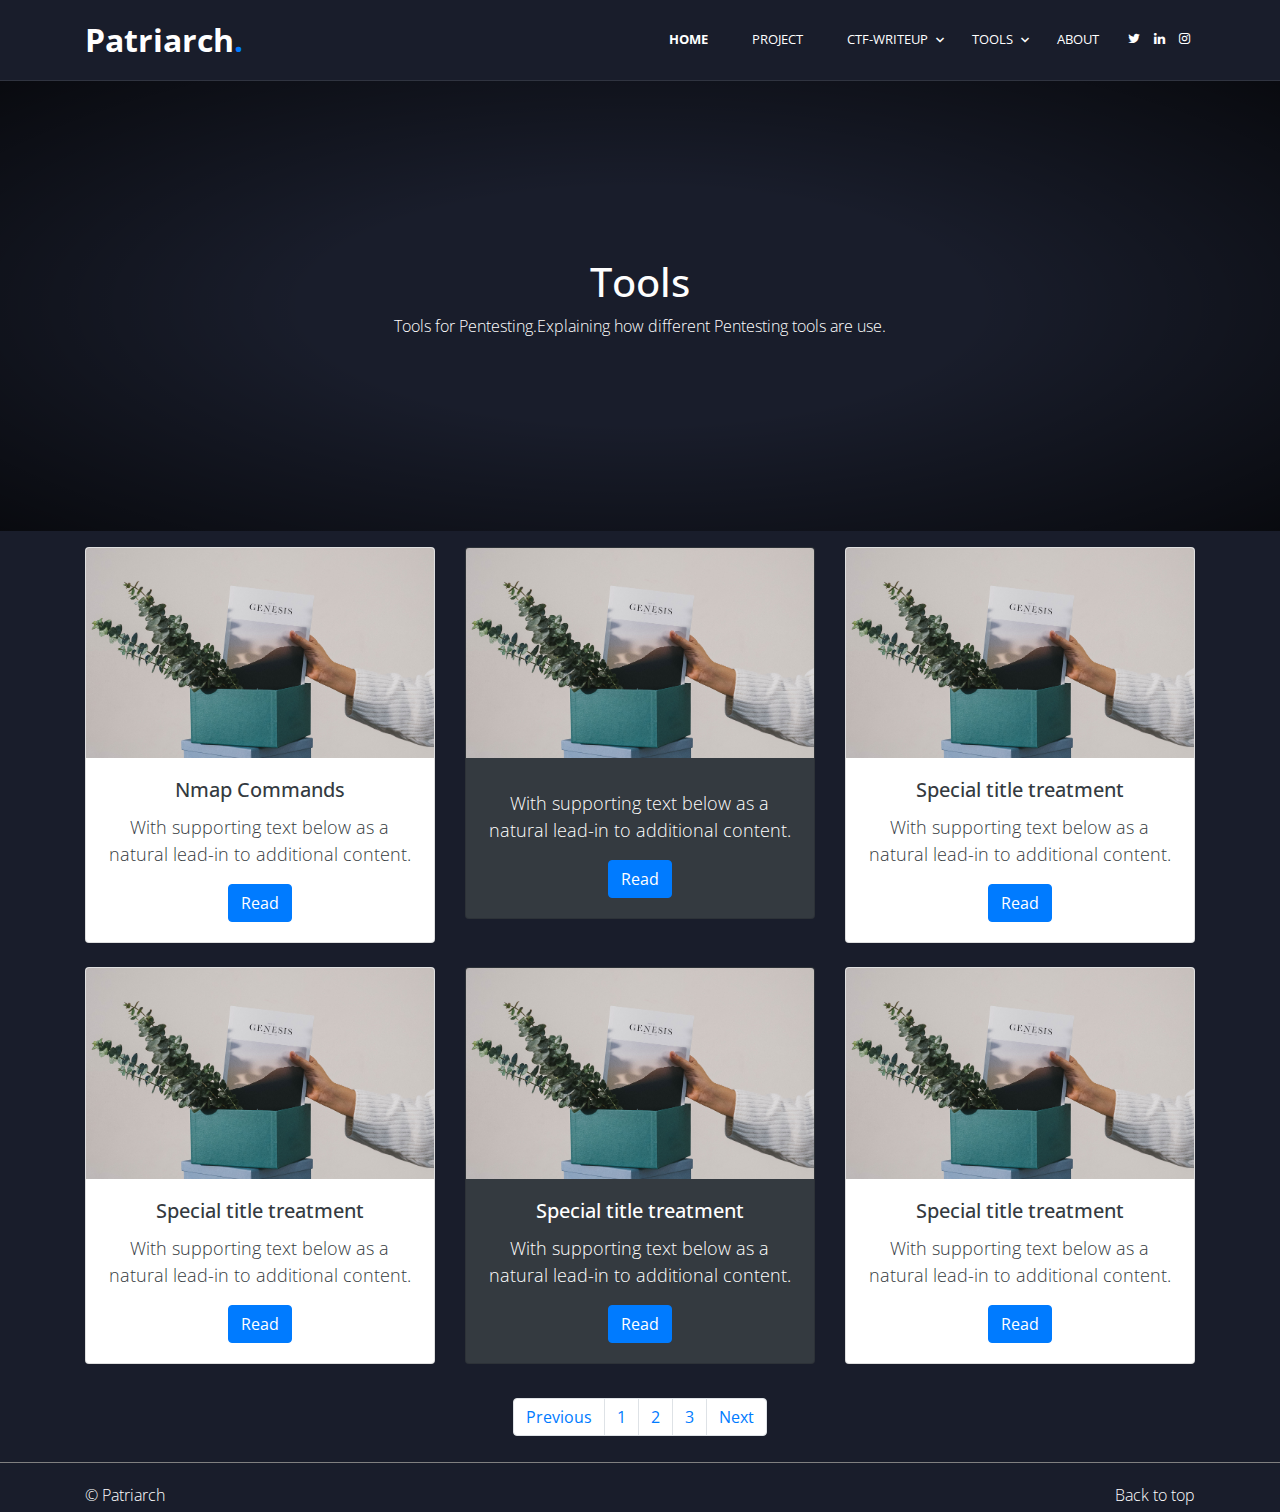
<file: tools.html>
<!doctype html>
<html lang="en">
  <head>
    <!-- Required meta tags -->
    <meta charset="utf-8">
    <meta name="viewport" content="width=device-width, initial-scale=1, shrink-to-fit=no">
    
    <link href="https://fonts.googleapis.com/css?family=Open+Sans:300,400,700" rel="stylesheet">

    <link rel="stylesheet" href="fonts/icomoon/style.css">

    <link rel="stylesheet" href="css/owl.carousel.min.css">

    <!-- Bootstrap CSS -->
    <link rel="stylesheet" href="css/bootstrap.min.css">

    <link rel="stylesheet" href="https://cdn.jsdelivr.net/npm/bootstrap-icons@1.5.0/font/bootstrap-icons.css">
    
    <!-- Style -->
    <link rel="stylesheet" href="css/style.css">


    <title>Tools</title>
  </head>
  <body class="d-flex flex-column min-vh-100">


    <div class="site-mobile-menu site-navbar-target">
      <div class="site-mobile-menu-header">
        <div class="site-mobile-menu-close mt-3">
          <span class="icon-close2 js-menu-toggle"></span>
        </div>
      </div>
      <div class="site-mobile-menu-body"></div>
    </div>
   
    <header class="site-navbar js-sticky-header site-navbar-target header" role="banner">

      <div class="container">
        <div class="row align-items-center">
          
          <div class="col-6 col-xl-2">
            <!-- <a href="index.html"><img id="logo" src="http://i67.tinypic.com/2v9dm5h.jpg"></a> -->
            <a href="index.html" class="font-weight-bolder h2">Patriarch<span class="text-primary">.</span></a>
          </div>

          <div class="col-12 col-md-10 d-none d-xl-block ">
            <nav class="site-navigation position-relative text-right" role="navigation">

              <ul class="site-menu main-menu js-clone-nav mr-auto d-none d-lg-block">
                <li><a href="index.html" class="nav-link font-weight-bolder">Home</a></li>
                <li><a href="./project.html" class="nav-link">Project</a></li>


                <li class="has-children">
                  <a href="./CTF-Writeup.html" class="nav-link">CTF-Writeup</a>
                  <ul class="dropdown">
                    <li><a href="./tryhackme.html" class="nav-link">TryHackMe</a></li>
                    <li><a href="./hackthebox.html" class="nav-link">Hack The Box</a></li>
                    <!-- <li><a href="#faq-section" class="nav-link">FAQ</a></li>
                    <li><a href="#gallery-section" class="nav-link">Gallery</a></li>
                    <li><a href="#services-section" class="nav-link">Services</a></li>
                    <li><a href="#testimonials-section" class="nav-link">Testimonials</a></li> -->
                    <!-- <li class="has-children">
                      <a href="#">More Links</a>
                      <ul class="dropdown">
                        <li><a href="#">Menu One</a></li>
                        <li><a href="#">Menu Two</a></li>
                        <li><a href="#">Menu Three</a></li>
                      </ul>
                    </li> -->
                  </ul>
                </li>
                
                
                <li class="has-children">
                  <a href="tools.html" class="nav-link">Tools</a>
                  <ul class="dropdown">
                    <li><a href="Linux.html" class="nav-link">Linux</a></li>
                    <li><a href="Windows.html" class="nav-link">Windows</a></li>
                  </ul>
                </li>


                <li><a href="about.html" class="nav-link">About</a></li>
                <li class="social"><a href="#contact-section" class="nav-link"><span class="icon-twitter"></span></a></li>
                <li class="social"><a href="#contact-section" class="nav-link"><span class="icon-linkedin"></span></a></li>
                <li class="social"><a href="#contact-section" class="nav-link"><span class="icon-instagram"></span></a></li>

              </ul>
            </nav>
          </div>


          <div class="col-6 d-inline-block d-xl-none ml-md-0 py-3" style="position: relative; top: 3px;"><a href="#" class="site-menu-toggle js-menu-toggle float-right"><span class="icon-menu h3"></span></a></div>

        </div>
      </div>
      
    </header>

  	<!-- background image under nav bar -->
	<div class="hero-section mb-3">
		<div>
      <h1>Tools</h1>
      <p>Tools for Pentesting.Explaining how different Pentesting tools are use.</p>  
		</div>
	</div>

    <main>
    
    <!-- note and example for how to use card https://getbootstrap.com/docs/4.3/components/card/#sizing -->

        <div class="container">
          <div class="row">

            <div class="col-sm-4">
              <div class="card">
                <img src="images/hero_2.jpg" class="card-img-top">
                <div class="card-body text-center">
                  <h5 class="card-title text-dark">Nmap Commands</h5>
                  <p class="card-text text-dark">With supporting text below as a natural lead-in to additional content.</p>
                  <a href="#" class="btn btn-primary">Read</a>
                </div>
              </div>
            </div>
            <div class="col-sm-4">
              <div class="card bg-dark">
                <img src="images/hero_2.jpg" class="card-img-top">
                <div class="card-body text-center">
                  <h5 class="card-title"></h5>
                  <p class="card-text">With supporting text below as a natural lead-in to additional content.</p>
                  <a href="#" class="btn btn-primary">Read</a>
                </div>
              </div>
            </div>
            <div class="col-sm-4">
              <div class="card">
                <img src="images/hero_2.jpg" class="card-img-top">
                <div class="card-body text-center">
                  <h5 class="card-title text-dark">Special title treatment</h5>
                  <p class="card-text text-dark">With supporting text below as a natural lead-in to additional content.</p>
                  <a href="#" class="btn btn-primary">Read</a>
                </div>
              </div>
            </div> 
          </div>


          <div class="row">

            <div class="col-sm-4 mt-4">
              <div class="card">
                <img src="images/hero_2.jpg" class="card-img-top">
                <div class="card-body text-center">
                  <h5 class="card-title text-dark">Special title treatment</h5>
                  <p class="card-text text-dark">With supporting text below as a natural lead-in to additional content.</p>
                  <a href="#" class="btn btn-primary">Read</a>
                </div>
              </div>
            </div>
            <div class="col-sm-4 mt-4">
              <div class="card bg-dark">
                <img src="images/hero_2.jpg" class="card-img-top">
                <div class="card-body text-center">
                  <h5 class="card-title">Special title treatment</h5>
                  <p class="card-text">With supporting text below as a natural lead-in to additional content.</p>
                  <a href="#" class="btn btn-primary">Read</a>
                </div>
              </div>
            </div>
            <div class="col-sm-4 mt-4 mb-4">
              <div class="card">
                <img src="images/hero_2.jpg" class="card-img-top">
                <div class="card-body text-center">
                  <h5 class="card-title text-dark">Special title treatment</h5>
                  <p class="card-text text-dark">With supporting text below as a natural lead-in to additional content.</p>
                  <a href="#" class="btn btn-primary">Read</a>
                </div>
              </div>
            </div> 
          </div>

<!-- 
          <div class="card-deck">
            <div class="card">
              <img src="images/hero_2.jpg" class="card-img-top">
              <div class="card-body">
                <h5 class="card-title">Card title</h5>
                <p class="card-text">This is a longer card with supporting text below as a natural lead-in to additional content. This content is a little bit longer.</p>
                <p class="card-text"><small class="text-muted">Last updated 3 mins ago</small></p>
              </div>
            </div>
            <div class="card">
              <img src="images/hero_2.jpg" class="card-img-top">
              <div class="card-body">
                <h5 class="card-title">Card title</h5>
                <p class="card-text text-dark">With supporting text below as a natural lead-in to additional content.</p>
                <p class="card-text"><small class="text-muted">Last updated 3 mins ago</small></p>
              </div>
            </div>
            <div class="card">
              <img src="images/hero_2.jpg" class="card-img-top">
              <div class="card-body">
                <h5 class="card-title">Card title</h5>
                <p class="card-text">This is a wider card with supporting text below as a natural lead-in to additional content. This card has even longer content than the first to show that equal height action.</p>
                <p class="card-text"><small class="text-muted">Last updated 3 mins ago</small></p>
              </div>
            </div>
          </div> -->

          <nav aria-label="Page navigation example">
            <ul class="pagination justify-content-center">
              <li class="page-item"><a class="page-link" href="#">Previous</a></li>
              <li class="page-item"><a class="page-link" href="#">1</a></li>
              <li class="page-item"><a class="page-link" href="#">2</a></li>
              <li class="page-item"><a class="page-link" href="#">3</a></li>
              <li class="page-item"><a class="page-link" href="#">Next</a></li>
            </ul>
          </nav>
        
        </div>

    </main>

      

    <footer class="blog-footer mt-auto">
      <div class="container">
        <p class="float-right mb-1">
          <a href="#">Back to top</a>
        </p>
        <p class="mb-1 float-left"> &copy; Patriarch</p>
        <!-- <p class="mb-0">New to Bootstrap? <a href="/">Visit the homepage</a> or read our <a
            href="/docs/5.0/getting-started/introduction/">getting started guide</a>.</p> -->
      </div>
  </footer>

  
  

    <script src="js/jquery-3.3.1.min.js"></script>
    <script src="js/popper.min.js"></script>
    <script src="js/bootstrap.min.js"></script>
    <script src="js/jquery.sticky.js"></script>
    <script src="js/main.js"></script>
  </body>
</html>
</file>
<file: fonts/icomoon/style.css>
@font-face {
  font-family: 'icomoon';
  src:  url('fonts/icomoon.eot?10si43');
  src:  url('fonts/icomoon.eot?10si43#iefix') format('embedded-opentype'),
    url('fonts/icomoon.ttf?10si43') format('truetype'),
    url('fonts/icomoon.woff?10si43') format('woff'),
    url('fonts/icomoon.svg?10si43#icomoon') format('svg');
  font-weight: normal;
  font-style: normal;
}

[class^="icon-"], [class*=" icon-"] {
  /* use !important to prevent issues with browser extensions that change fonts */
  font-family: 'icomoon' !important;
  speak: none;
  font-style: normal;
  font-weight: normal;
  font-variant: normal;
  text-transform: none;
  line-height: 1;

  /* Better Font Rendering =========== */
  -webkit-font-smoothing: antialiased;
  -moz-osx-font-smoothing: grayscale;
}

.icon-asterisk:before {
  content: "\f069";
}
.icon-plus:before {
  content: "\f067";
}
.icon-question:before {
  content: "\f128";
}
.icon-minus:before {
  content: "\f068";
}
.icon-glass:before {
  content: "\f000";
}
.icon-music:before {
  content: "\f001";
}
.icon-search:before {
  content: "\f002";
}
.icon-envelope-o:before {
  content: "\f003";
}
.icon-heart:before {
  content: "\f004";
}
.icon-star:before {
  content: "\f005";
}
.icon-star-o:before {
  content: "\f006";
}
.icon-user:before {
  content: "\f007";
}
.icon-film:before {
  content: "\f008";
}
.icon-th-large:before {
  content: "\f009";
}
.icon-th:before {
  content: "\f00a";
}
.icon-th-list:before {
  content: "\f00b";
}
.icon-check:before {
  content: "\f00c";
}
.icon-close:before {
  content: "\f00d";
}
.icon-remove:before {
  content: "\f00d";
}
.icon-times:before {
  content: "\f00d";
}
.icon-search-plus:before {
  content: "\f00e";
}
.icon-search-minus:before {
  content: "\f010";
}
.icon-power-off:before {
  content: "\f011";
}
.icon-signal:before {
  content: "\f012";
}
.icon-cog:before {
  content: "\f013";
}
.icon-gear:before {
  content: "\f013";
}
.icon-trash-o:before {
  content: "\f014";
}
.icon-home:before {
  content: "\f015";
}
.icon-file-o:before {
  content: "\f016";
}
.icon-clock-o:before {
  content: "\f017";
}
.icon-road:before {
  content: "\f018";
}
.icon-download:before {
  content: "\f019";
}
.icon-arrow-circle-o-down:before {
  content: "\f01a";
}
.icon-arrow-circle-o-up:before {
  content: "\f01b";
}
.icon-inbox:before {
  content: "\f01c";
}
.icon-play-circle-o:before {
  content: "\f01d";
}
.icon-repeat:before {
  content: "\f01e";
}
.icon-rotate-right:before {
  content: "\f01e";
}
.icon-refresh:before {
  content: "\f021";
}
.icon-list-alt:before {
  content: "\f022";
}
.icon-lock:before {
  content: "\f023";
}
.icon-flag:before {
  content: "\f024";
}
.icon-headphones:before {
  content: "\f025";
}
.icon-volume-off:before {
  content: "\f026";
}
.icon-volume-down:before {
  content: "\f027";
}
.icon-volume-up:before {
  content: "\f028";
}
.icon-qrcode:before {
  content: "\f029";
}
.icon-barcode:before {
  content: "\f02a";
}
.icon-tag:before {
  content: "\f02b";
}
.icon-tags:before {
  content: "\f02c";
}
.icon-book:before {
  content: "\f02d";
}
.icon-bookmark:before {
  content: "\f02e";
}
.icon-print:before {
  content: "\f02f";
}
.icon-camera:before {
  content: "\f030";
}
.icon-font:before {
  content: "\f031";
}
.icon-bold:before {
  content: "\f032";
}
.icon-italic:before {
  content: "\f033";
}
.icon-text-height:before {
  content: "\f034";
}
.icon-text-width:before {
  content: "\f035";
}
.icon-align-left:before {
  content: "\f036";
}
.icon-align-center:before {
  content: "\f037";
}
.icon-align-right:before {
  content: "\f038";
}
.icon-align-justify:before {
  content: "\f039";
}
.icon-list:before {
  content: "\f03a";
}
.icon-dedent:before {
  content: "\f03b";
}
.icon-outdent:before {
  content: "\f03b";
}
.icon-indent:before {
  content: "\f03c";
}
.icon-video-camera:before {
  content: "\f03d";
}
.icon-image:before {
  content: "\f03e";
}
.icon-photo:before {
  content: "\f03e";
}
.icon-picture-o:before {
  content: "\f03e";
}
.icon-pencil:before {
  content: "\f040";
}
.icon-map-marker:before {
  content: "\f041";
}
.icon-adjust:before {
  content: "\f042";
}
.icon-tint:before {
  content: "\f043";
}
.icon-edit:before {
  content: "\f044";
}
.icon-pencil-square-o:before {
  content: "\f044";
}
.icon-share-square-o:before {
  content: "\f045";
}
.icon-check-square-o:before {
  content: "\f046";
}
.icon-arrows:before {
  content: "\f047";
}
.icon-step-backward:before {
  content: "\f048";
}
.icon-fast-backward:before {
  content: "\f049";
}
.icon-backward:before {
  content: "\f04a";
}
.icon-play:before {
  content: "\f04b";
}
.icon-pause:before {
  content: "\f04c";
}
.icon-stop:before {
  content: "\f04d";
}
.icon-forward:before {
  content: "\f04e";
}
.icon-fast-forward:before {
  content: "\f050";
}
.icon-step-forward:before {
  content: "\f051";
}
.icon-eject:before {
  content: "\f052";
}
.icon-chevron-left:before {
  content: "\f053";
}
.icon-chevron-right:before {
  content: "\f054";
}
.icon-plus-circle:before {
  content: "\f055";
}
.icon-minus-circle:before {
  content: "\f056";
}
.icon-times-circle:before {
  content: "\f057";
}
.icon-check-circle:before {
  content: "\f058";
}
.icon-question-circle:before {
  content: "\f059";
}
.icon-info-circle:before {
  content: "\f05a";
}
.icon-crosshairs:before {
  content: "\f05b";
}
.icon-times-circle-o:before {
  content: "\f05c";
}
.icon-check-circle-o:before {
  content: "\f05d";
}
.icon-ban:before {
  content: "\f05e";
}
.icon-arrow-left:before {
  content: "\f060";
}
.icon-arrow-right:before {
  content: "\f061";
}
.icon-arrow-up:before {
  content: "\f062";
}
.icon-arrow-down:before {
  content: "\f063";
}
.icon-mail-forward:before {
  content: "\f064";
}
.icon-share:before {
  content: "\f064";
}
.icon-expand:before {
  content: "\f065";
}
.icon-compress:before {
  content: "\f066";
}
.icon-exclamation-circle:before {
  content: "\f06a";
}
.icon-gift:before {
  content: "\f06b";
}
.icon-leaf:before {
  content: "\f06c";
}
.icon-fire:before {
  content: "\f06d";
}
.icon-eye:before {
  content: "\f06e";
}
.icon-eye-slash:before {
  content: "\f070";
}
.icon-exclamation-triangle:before {
  content: "\f071";
}
.icon-warning:before {
  content: "\f071";
}
.icon-plane:before {
  content: "\f072";
}
.icon-calendar:before {
  content: "\f073";
}
.icon-random:before {
  content: "\f074";
}
.icon-comment:before {
  content: "\f075";
}
.icon-magnet:before {
  content: "\f076";
}
.icon-chevron-up:before {
  content: "\f077";
}
.icon-chevron-down:before {
  content: "\f078";
}
.icon-retweet:before {
  content: "\f079";
}
.icon-shopping-cart:before {
  content: "\f07a";
}
.icon-folder:before {
  content: "\f07b";
}
.icon-folder-open:before {
  content: "\f07c";
}
.icon-arrows-v:before {
  content: "\f07d";
}
.icon-arrows-h:before {
  content: "\f07e";
}
.icon-bar-chart:before {
  content: "\f080";
}
.icon-bar-chart-o:before {
  content: "\f080";
}
.icon-twitter-square:before {
  content: "\f081";
}
.icon-facebook-square:before {
  content: "\f082";
}
.icon-camera-retro:before {
  content: "\f083";
}
.icon-key:before {
  content: "\f084";
}
.icon-cogs:before {
  content: "\f085";
}
.icon-gears:before {
  content: "\f085";
}
.icon-comments:before {
  content: "\f086";
}
.icon-thumbs-o-up:before {
  content: "\f087";
}
.icon-thumbs-o-down:before {
  content: "\f088";
}
.icon-star-half:before {
  content: "\f089";
}
.icon-heart-o:before {
  content: "\f08a";
}
.icon-sign-out:before {
  content: "\f08b";
}
.icon-linkedin-square:before {
  content: "\f08c";
}
.icon-thumb-tack:before {
  content: "\f08d";
}
.icon-external-link:before {
  content: "\f08e";
}
.icon-sign-in:before {
  content: "\f090";
}
.icon-trophy:before {
  content: "\f091";
}
.icon-github-square:before {
  content: "\f092";
}
.icon-upload:before {
  content: "\f093";
}
.icon-lemon-o:before {
  content: "\f094";
}
.icon-phone:before {
  content: "\f095";
}
.icon-square-o:before {
  content: "\f096";
}
.icon-bookmark-o:before {
  content: "\f097";
}
.icon-phone-square:before {
  content: "\f098";
}
.icon-twitter:before {
  content: "\f099";
}
.icon-facebook:before {
  content: "\f09a";
}
.icon-facebook-f:before {
  content: "\f09a";
}
.icon-github:before {
  content: "\f09b";
}
.icon-unlock:before {
  content: "\f09c";
}
.icon-credit-card:before {
  content: "\f09d";
}
.icon-feed:before {
  content: "\f09e";
}
.icon-rss:before {
  content: "\f09e";
}
.icon-hdd-o:before {
  content: "\f0a0";
}
.icon-bullhorn:before {
  content: "\f0a1";
}
.icon-bell-o:before {
  content: "\f0a2";
}
.icon-certificate:before {
  content: "\f0a3";
}
.icon-hand-o-right:before {
  content: "\f0a4";
}
.icon-hand-o-left:before {
  content: "\f0a5";
}
.icon-hand-o-up:before {
  content: "\f0a6";
}
.icon-hand-o-down:before {
  content: "\f0a7";
}
.icon-arrow-circle-left:before {
  content: "\f0a8";
}
.icon-arrow-circle-right:before {
  content: "\f0a9";
}
.icon-arrow-circle-up:before {
  content: "\f0aa";
}
.icon-arrow-circle-down:before {
  content: "\f0ab";
}
.icon-globe:before {
  content: "\f0ac";
}
.icon-wrench:before {
  content: "\f0ad";
}
.icon-tasks:before {
  content: "\f0ae";
}
.icon-filter:before {
  content: "\f0b0";
}
.icon-briefcase:before {
  content: "\f0b1";
}
.icon-arrows-alt:before {
  content: "\f0b2";
}
.icon-group:before {
  content: "\f0c0";
}
.icon-users:before {
  content: "\f0c0";
}
.icon-chain:before {
  content: "\f0c1";
}
.icon-link:before {
  content: "\f0c1";
}
.icon-cloud:before {
  content: "\f0c2";
}
.icon-flask:before {
  content: "\f0c3";
}
.icon-cut:before {
  content: "\f0c4";
}
.icon-scissors:before {
  content: "\f0c4";
}
.icon-copy:before {
  content: "\f0c5";
}
.icon-files-o:before {
  content: "\f0c5";
}
.icon-paperclip:before {
  content: "\f0c6";
}
.icon-floppy-o:before {
  content: "\f0c7";
}
.icon-save:before {
  content: "\f0c7";
}
.icon-square:before {
  content: "\f0c8";
}
.icon-bars:before {
  content: "\f0c9";
}
.icon-navicon:before {
  content: "\f0c9";
}
.icon-reorder:before {
  content: "\f0c9";
}
.icon-list-ul:before {
  content: "\f0ca";
}
.icon-list-ol:before {
  content: "\f0cb";
}
.icon-strikethrough:before {
  content: "\f0cc";
}
.icon-underline:before {
  content: "\f0cd";
}
.icon-table:before {
  content: "\f0ce";
}
.icon-magic:before {
  content: "\f0d0";
}
.icon-truck:before {
  content: "\f0d1";
}
.icon-pinterest:before {
  content: "\f0d2";
}
.icon-pinterest-square:before {
  content: "\f0d3";
}
.icon-google-plus-square:before {
  content: "\f0d4";
}
.icon-google-plus:before {
  content: "\f0d5";
}
.icon-money:before {
  content: "\f0d6";
}
.icon-caret-down:before {
  content: "\f0d7";
}
.icon-caret-up:before {
  content: "\f0d8";
}
.icon-caret-left:before {
  content: "\f0d9";
}
.icon-caret-right:before {
  content: "\f0da";
}
.icon-columns:before {
  content: "\f0db";
}
.icon-sort:before {
  content: "\f0dc";
}
.icon-unsorted:before {
  content: "\f0dc";
}
.icon-sort-desc:before {
  content: "\f0dd";
}
.icon-sort-down:before {
  content: "\f0dd";
}
.icon-sort-asc:before {
  content: "\f0de";
}
.icon-sort-up:before {
  content: "\f0de";
}
.icon-envelope:before {
  content: "\f0e0";
}
.icon-linkedin:before {
  content: "\f0e1";
}
.icon-rotate-left:before {
  content: "\f0e2";
}
.icon-undo:before {
  content: "\f0e2";
}
.icon-gavel:before {
  content: "\f0e3";
}
.icon-legal:before {
  content: "\f0e3";
}
.icon-dashboard:before {
  content: "\f0e4";
}
.icon-tachometer:before {
  content: "\f0e4";
}
.icon-comment-o:before {
  content: "\f0e5";
}
.icon-comments-o:before {
  content: "\f0e6";
}
.icon-bolt:before {
  content: "\f0e7";
}
.icon-flash:before {
  content: "\f0e7";
}
.icon-sitemap:before {
  content: "\f0e8";
}
.icon-umbrella:before {
  content: "\f0e9";
}
.icon-clipboard:before {
  content: "\f0ea";
}
.icon-paste:before {
  content: "\f0ea";
}
.icon-lightbulb-o:before {
  content: "\f0eb";
}
.icon-exchange:before {
  content: "\f0ec";
}
.icon-cloud-download:before {
  content: "\f0ed";
}
.icon-cloud-upload:before {
  content: "\f0ee";
}
.icon-user-md:before {
  content: "\f0f0";
}
.icon-stethoscope:before {
  content: "\f0f1";
}
.icon-suitcase:before {
  content: "\f0f2";
}
.icon-bell:before {
  content: "\f0f3";
}
.icon-coffee:before {
  content: "\f0f4";
}
.icon-cutlery:before {
  content: "\f0f5";
}
.icon-file-text-o:before {
  content: "\f0f6";
}
.icon-building-o:before {
  content: "\f0f7";
}
.icon-hospital-o:before {
  content: "\f0f8";
}
.icon-ambulance:before {
  content: "\f0f9";
}
.icon-medkit:before {
  content: "\f0fa";
}
.icon-fighter-jet:before {
  content: "\f0fb";
}
.icon-beer:before {
  content: "\f0fc";
}
.icon-h-square:before {
  content: "\f0fd";
}
.icon-plus-square:before {
  content: "\f0fe";
}
.icon-angle-double-left:before {
  content: "\f100";
}
.icon-angle-double-right:before {
  content: "\f101";
}
.icon-angle-double-up:before {
  content: "\f102";
}
.icon-angle-double-down:before {
  content: "\f103";
}
.icon-angle-left:before {
  content: "\f104";
}
.icon-angle-right:before {
  content: "\f105";
}
.icon-angle-up:before {
  content: "\f106";
}
.icon-angle-down:before {
  content: "\f107";
}
.icon-desktop:before {
  content: "\f108";
}
.icon-laptop:before {
  content: "\f109";
}
.icon-tablet:before {
  content: "\f10a";
}
.icon-mobile:before {
  content: "\f10b";
}
.icon-mobile-phone:before {
  content: "\f10b";
}
.icon-circle-o:before {
  content: "\f10c";
}
.icon-quote-left:before {
  content: "\f10d";
}
.icon-quote-right:before {
  content: "\f10e";
}
.icon-spinner:before {
  content: "\f110";
}
.icon-circle:before {
  content: "\f111";
}
.icon-mail-reply:before {
  content: "\f112";
}
.icon-reply:before {
  content: "\f112";
}
.icon-github-alt:before {
  content: "\f113";
}
.icon-folder-o:before {
  content: "\f114";
}
.icon-folder-open-o:before {
  content: "\f115";
}
.icon-smile-o:before {
  content: "\f118";
}
.icon-frown-o:before {
  content: "\f119";
}
.icon-meh-o:before {
  content: "\f11a";
}
.icon-gamepad:before {
  content: "\f11b";
}
.icon-keyboard-o:before {
  content: "\f11c";
}
.icon-flag-o:before {
  content: "\f11d";
}
.icon-flag-checkered:before {
  content: "\f11e";
}
.icon-terminal:before {
  content: "\f120";
}
.icon-code:before {
  content: "\f121";
}
.icon-mail-reply-all:before {
  content: "\f122";
}
.icon-reply-all:before {
  content: "\f122";
}
.icon-star-half-empty:before {
  content: "\f123";
}
.icon-star-half-full:before {
  content: "\f123";
}
.icon-star-half-o:before {
  content: "\f123";
}
.icon-location-arrow:before {
  content: "\f124";
}
.icon-crop:before {
  content: "\f125";
}
.icon-code-fork:before {
  content: "\f126";
}
.icon-chain-broken:before {
  content: "\f127";
}
.icon-unlink:before {
  content: "\f127";
}
.icon-info:before {
  content: "\f129";
}
.icon-exclamation:before {
  content: "\f12a";
}
.icon-superscript:before {
  content: "\f12b";
}
.icon-subscript:before {
  content: "\f12c";
}
.icon-eraser:before {
  content: "\f12d";
}
.icon-puzzle-piece:before {
  content: "\f12e";
}
.icon-microphone:before {
  content: "\f130";
}
.icon-microphone-slash:before {
  content: "\f131";
}
.icon-shield:before {
  content: "\f132";
}
.icon-calendar-o:before {
  content: "\f133";
}
.icon-fire-extinguisher:before {
  content: "\f134";
}
.icon-rocket:before {
  content: "\f135";
}
.icon-maxcdn:before {
  content: "\f136";
}
.icon-chevron-circle-left:before {
  content: "\f137";
}
.icon-chevron-circle-right:before {
  content: "\f138";
}
.icon-chevron-circle-up:before {
  content: "\f139";
}
.icon-chevron-circle-down:before {
  content: "\f13a";
}
.icon-html5:before {
  content: "\f13b";
}
.icon-css3:before {
  content: "\f13c";
}
.icon-anchor:before {
  content: "\f13d";
}
.icon-unlock-alt:before {
  content: "\f13e";
}
.icon-bullseye:before {
  content: "\f140";
}
.icon-ellipsis-h:before {
  content: "\f141";
}
.icon-ellipsis-v:before {
  content: "\f142";
}
.icon-rss-square:before {
  content: "\f143";
}
.icon-play-circle:before {
  content: "\f144";
}
.icon-ticket:before {
  content: "\f145";
}
.icon-minus-square:before {
  content: "\f146";
}
.icon-minus-square-o:before {
  content: "\f147";
}
.icon-level-up:before {
  content: "\f148";
}
.icon-level-down:before {
  content: "\f149";
}
.icon-check-square:before {
  content: "\f14a";
}
.icon-pencil-square:before {
  content: "\f14b";
}
.icon-external-link-square:before {
  content: "\f14c";
}
.icon-share-square:before {
  content: "\f14d";
}
.icon-compass:before {
  content: "\f14e";
}
.icon-caret-square-o-down:before {
  content: "\f150";
}
.icon-toggle-down:before {
  content: "\f150";
}
.icon-caret-square-o-up:before {
  content: "\f151";
}
.icon-toggle-up:before {
  content: "\f151";
}
.icon-caret-square-o-right:before {
  content: "\f152";
}
.icon-toggle-right:before {
  content: "\f152";
}
.icon-eur:before {
  content: "\f153";
}
.icon-euro:before {
  content: "\f153";
}
.icon-gbp:before {
  content: "\f154";
}
.icon-dollar:before {
  content: "\f155";
}
.icon-usd:before {
  content: "\f155";
}
.icon-inr:before {
  content: "\f156";
}
.icon-rupee:before {
  content: "\f156";
}
.icon-cny:before {
  content: "\f157";
}
.icon-jpy:before {
  content: "\f157";
}
.icon-rmb:before {
  content: "\f157";
}
.icon-yen:before {
  content: "\f157";
}
.icon-rouble:before {
  content: "\f158";
}
.icon-rub:before {
  content: "\f158";
}
.icon-ruble:before {
  content: "\f158";
}
.icon-krw:before {
  content: "\f159";
}
.icon-won:before {
  content: "\f159";
}
.icon-bitcoin:before {
  content: "\f15a";
}
.icon-btc:before {
  content: "\f15a";
}
.icon-file:before {
  content: "\f15b";
}
.icon-file-text:before {
  content: "\f15c";
}
.icon-sort-alpha-asc:before {
  content: "\f15d";
}
.icon-sort-alpha-desc:before {
  content: "\f15e";
}
.icon-sort-amount-asc:before {
  content: "\f160";
}
.icon-sort-amount-desc:before {
  content: "\f161";
}
.icon-sort-numeric-asc:before {
  content: "\f162";
}
.icon-sort-numeric-desc:before {
  content: "\f163";
}
.icon-thumbs-up:before {
  content: "\f164";
}
.icon-thumbs-down:before {
  content: "\f165";
}
.icon-youtube-square:before {
  content: "\f166";
}
.icon-youtube:before {
  content: "\f167";
}
.icon-xing:before {
  content: "\f168";
}
.icon-xing-square:before {
  content: "\f169";
}
.icon-youtube-play:before {
  content: "\f16a";
}
.icon-dropbox:before {
  content: "\f16b";
}
.icon-stack-overflow:before {
  content: "\f16c";
}
.icon-instagram:before {
  content: "\f16d";
}
.icon-flickr:before {
  content: "\f16e";
}
.icon-adn:before {
  content: "\f170";
}
.icon-bitbucket:before {
  content: "\f171";
}
.icon-bitbucket-square:before {
  content: "\f172";
}
.icon-tumblr:before {
  content: "\f173";
}
.icon-tumblr-square:before {
  content: "\f174";
}
.icon-long-arrow-down:before {
  content: "\f175";
}
.icon-long-arrow-up:before {
  content: "\f176";
}
.icon-long-arrow-left:before {
  content: "\f177";
}
.icon-long-arrow-right:before {
  content: "\f178";
}
.icon-apple:before {
  content: "\f179";
}
.icon-windows:before {
  content: "\f17a";
}
.icon-android:before {
  content: "\f17b";
}
.icon-linux:before {
  content: "\f17c";
}
.icon-dribbble:before {
  content: "\f17d";
}
.icon-skype:before {
  content: "\f17e";
}
.icon-foursquare:before {
  content: "\f180";
}
.icon-trello:before {
  content: "\f181";
}
.icon-female:before {
  content: "\f182";
}
.icon-male:before {
  content: "\f183";
}
.icon-gittip:before {
  content: "\f184";
}
.icon-gratipay:before {
  content: "\f184";
}
.icon-sun-o:before {
  content: "\f185";
}
.icon-moon-o:before {
  content: "\f186";
}
.icon-archive:before {
  content: "\f187";
}
.icon-bug:before {
  content: "\f188";
}
.icon-vk:before {
  content: "\f189";
}
.icon-weibo:before {
  content: "\f18a";
}
.icon-renren:before {
  content: "\f18b";
}
.icon-pagelines:before {
  content: "\f18c";
}
.icon-stack-exchange:before {
  content: "\f18d";
}
.icon-arrow-circle-o-right:before {
  content: "\f18e";
}
.icon-arrow-circle-o-left:before {
  content: "\f190";
}
.icon-caret-square-o-left:before {
  content: "\f191";
}
.icon-toggle-left:before {
  content: "\f191";
}
.icon-dot-circle-o:before {
  content: "\f192";
}
.icon-wheelchair:before {
  content: "\f193";
}
.icon-vimeo-square:before {
  content: "\f194";
}
.icon-try:before {
  content: "\f195";
}
.icon-turkish-lira:before {
  content: "\f195";
}
.icon-plus-square-o:before {
  content: "\f196";
}
.icon-space-shuttle:before {
  content: "\f197";
}
.icon-slack:before {
  content: "\f198";
}
.icon-envelope-square:before {
  content: "\f199";
}
.icon-wordpress:before {
  content: "\f19a";
}
.icon-openid:before {
  content: "\f19b";
}
.icon-bank:before {
  content: "\f19c";
}
.icon-institution:before {
  content: "\f19c";
}
.icon-university:before {
  content: "\f19c";
}
.icon-graduation-cap:before {
  content: "\f19d";
}
.icon-mortar-board:before {
  content: "\f19d";
}
.icon-yahoo:before {
  content: "\f19e";
}
.icon-google:before {
  content: "\f1a0";
}
.icon-reddit:before {
  content: "\f1a1";
}
.icon-reddit-square:before {
  content: "\f1a2";
}
.icon-stumbleupon-circle:before {
  content: "\f1a3";
}
.icon-stumbleupon:before {
  content: "\f1a4";
}
.icon-delicious:before {
  content: "\f1a5";
}
.icon-digg:before {
  content: "\f1a6";
}
.icon-pied-piper-pp:before {
  content: "\f1a7";
}
.icon-pied-piper-alt:before {
  content: "\f1a8";
}
.icon-drupal:before {
  content: "\f1a9";
}
.icon-joomla:before {
  content: "\f1aa";
}
.icon-language:before {
  content: "\f1ab";
}
.icon-fax:before {
  content: "\f1ac";
}
.icon-building:before {
  content: "\f1ad";
}
.icon-child:before {
  content: "\f1ae";
}
.icon-paw:before {
  content: "\f1b0";
}
.icon-spoon:before {
  content: "\f1b1";
}
.icon-cube:before {
  content: "\f1b2";
}
.icon-cubes:before {
  content: "\f1b3";
}
.icon-behance:before {
  content: "\f1b4";
}
.icon-behance-square:before {
  content: "\f1b5";
}
.icon-steam:before {
  content: "\f1b6";
}
.icon-steam-square:before {
  content: "\f1b7";
}
.icon-recycle:before {
  content: "\f1b8";
}
.icon-automobile:before {
  content: "\f1b9";
}
.icon-car:before {
  content: "\f1b9";
}
.icon-cab:before {
  content: "\f1ba";
}
.icon-taxi:before {
  content: "\f1ba";
}
.icon-tree:before {
  content: "\f1bb";
}
.icon-spotify:before {
  content: "\f1bc";
}
.icon-deviantart:before {
  content: "\f1bd";
}
.icon-soundcloud:before {
  content: "\f1be";
}
.icon-database:before {
  content: "\f1c0";
}
.icon-file-pdf-o:before {
  content: "\f1c1";
}
.icon-file-word-o:before {
  content: "\f1c2";
}
.icon-file-excel-o:before {
  content: "\f1c3";
}
.icon-file-powerpoint-o:before {
  content: "\f1c4";
}
.icon-file-image-o:before {
  content: "\f1c5";
}
.icon-file-photo-o:before {
  content: "\f1c5";
}
.icon-file-picture-o:before {
  content: "\f1c5";
}
.icon-file-archive-o:before {
  content: "\f1c6";
}
.icon-file-zip-o:before {
  content: "\f1c6";
}
.icon-file-audio-o:before {
  content: "\f1c7";
}
.icon-file-sound-o:before {
  content: "\f1c7";
}
.icon-file-movie-o:before {
  content: "\f1c8";
}
.icon-file-video-o:before {
  content: "\f1c8";
}
.icon-file-code-o:before {
  content: "\f1c9";
}
.icon-vine:before {
  content: "\f1ca";
}
.icon-codepen:before {
  content: "\f1cb";
}
.icon-jsfiddle:before {
  content: "\f1cc";
}
.icon-life-bouy:before {
  content: "\f1cd";
}
.icon-life-buoy:before {
  content: "\f1cd";
}
.icon-life-ring:before {
  content: "\f1cd";
}
.icon-life-saver:before {
  content: "\f1cd";
}
.icon-support:before {
  content: "\f1cd";
}
.icon-circle-o-notch:before {
  content: "\f1ce";
}
.icon-ra:before {
  content: "\f1d0";
}
.icon-rebel:before {
  content: "\f1d0";
}
.icon-resistance:before {
  content: "\f1d0";
}
.icon-empire:before {
  content: "\f1d1";
}
.icon-ge:before {
  content: "\f1d1";
}
.icon-git-square:before {
  content: "\f1d2";
}
.icon-git:before {
  content: "\f1d3";
}
.icon-hacker-news:before {
  content: "\f1d4";
}
.icon-y-combinator-square:before {
  content: "\f1d4";
}
.icon-yc-square:before {
  content: "\f1d4";
}
.icon-tencent-weibo:before {
  content: "\f1d5";
}
.icon-qq:before {
  content: "\f1d6";
}
.icon-wechat:before {
  content: "\f1d7";
}
.icon-weixin:before {
  content: "\f1d7";
}
.icon-paper-plane:before {
  content: "\f1d8";
}
.icon-send:before {
  content: "\f1d8";
}
.icon-paper-plane-o:before {
  content: "\f1d9";
}
.icon-send-o:before {
  content: "\f1d9";
}
.icon-history:before {
  content: "\f1da";
}
.icon-circle-thin:before {
  content: "\f1db";
}
.icon-header:before {
  content: "\f1dc";
}
.icon-paragraph:before {
  content: "\f1dd";
}
.icon-sliders:before {
  content: "\f1de";
}
.icon-share-alt:before {
  content: "\f1e0";
}
.icon-share-alt-square:before {
  content: "\f1e1";
}
.icon-bomb:before {
  content: "\f1e2";
}
.icon-futbol-o:before {
  content: "\f1e3";
}
.icon-soccer-ball-o:before {
  content: "\f1e3";
}
.icon-tty:before {
  content: "\f1e4";
}
.icon-binoculars:before {
  content: "\f1e5";
}
.icon-plug:before {
  content: "\f1e6";
}
.icon-slideshare:before {
  content: "\f1e7";
}
.icon-twitch:before {
  content: "\f1e8";
}
.icon-yelp:before {
  content: "\f1e9";
}
.icon-newspaper-o:before {
  content: "\f1ea";
}
.icon-wifi:before {
  content: "\f1eb";
}
.icon-calculator:before {
  content: "\f1ec";
}
.icon-paypal:before {
  content: "\f1ed";
}
.icon-google-wallet:before {
  content: "\f1ee";
}
.icon-cc-visa:before {
  content: "\f1f0";
}
.icon-cc-mastercard:before {
  content: "\f1f1";
}
.icon-cc-discover:before {
  content: "\f1f2";
}
.icon-cc-amex:before {
  content: "\f1f3";
}
.icon-cc-paypal:before {
  content: "\f1f4";
}
.icon-cc-stripe:before {
  content: "\f1f5";
}
.icon-bell-slash:before {
  content: "\f1f6";
}
.icon-bell-slash-o:before {
  content: "\f1f7";
}
.icon-trash:before {
  content: "\f1f8";
}
.icon-copyright:before {
  content: "\f1f9";
}
.icon-at:before {
  content: "\f1fa";
}
.icon-eyedropper:before {
  content: "\f1fb";
}
.icon-paint-brush:before {
  content: "\f1fc";
}
.icon-birthday-cake:before {
  content: "\f1fd";
}
.icon-area-chart:before {
  content: "\f1fe";
}
.icon-pie-chart:before {
  content: "\f200";
}
.icon-line-chart:before {
  content: "\f201";
}
.icon-lastfm:before {
  content: "\f202";
}
.icon-lastfm-square:before {
  content: "\f203";
}
.icon-toggle-off:before {
  content: "\f204";
}
.icon-toggle-on:before {
  content: "\f205";
}
.icon-bicycle:before {
  content: "\f206";
}
.icon-bus:before {
  content: "\f207";
}
.icon-ioxhost:before {
  content: "\f208";
}
.icon-angellist:before {
  content: "\f209";
}
.icon-cc:before {
  content: "\f20a";
}
.icon-ils:before {
  content: "\f20b";
}
.icon-shekel:before {
  content: "\f20b";
}
.icon-sheqel:before {
  content: "\f20b";
}
.icon-meanpath:before {
  content: "\f20c";
}
.icon-buysellads:before {
  content: "\f20d";
}
.icon-connectdevelop:before {
  content: "\f20e";
}
.icon-dashcube:before {
  content: "\f210";
}
.icon-forumbee:before {
  content: "\f211";
}
.icon-leanpub:before {
  content: "\f212";
}
.icon-sellsy:before {
  content: "\f213";
}
.icon-shirtsinbulk:before {
  content: "\f214";
}
.icon-simplybuilt:before {
  content: "\f215";
}
.icon-skyatlas:before {
  content: "\f216";
}
.icon-cart-plus:before {
  content: "\f217";
}
.icon-cart-arrow-down:before {
  content: "\f218";
}
.icon-diamond:before {
  content: "\f219";
}
.icon-ship:before {
  content: "\f21a";
}
.icon-user-secret:before {
  content: "\f21b";
}
.icon-motorcycle:before {
  content: "\f21c";
}
.icon-street-view:before {
  content: "\f21d";
}
.icon-heartbeat:before {
  content: "\f21e";
}
.icon-venus:before {
  content: "\f221";
}
.icon-mars:before {
  content: "\f222";
}
.icon-mercury:before {
  content: "\f223";
}
.icon-intersex:before {
  content: "\f224";
}
.icon-transgender:before {
  content: "\f224";
}
.icon-transgender-alt:before {
  content: "\f225";
}
.icon-venus-double:before {
  content: "\f226";
}
.icon-mars-double:before {
  content: "\f227";
}
.icon-venus-mars:before {
  content: "\f228";
}
.icon-mars-stroke:before {
  content: "\f229";
}
.icon-mars-stroke-v:before {
  content: "\f22a";
}
.icon-mars-stroke-h:before {
  content: "\f22b";
}
.icon-neuter:before {
  content: "\f22c";
}
.icon-genderless:before {
  content: "\f22d";
}
.icon-facebook-official:before {
  content: "\f230";
}
.icon-pinterest-p:before {
  content: "\f231";
}
.icon-whatsapp:before {
  content: "\f232";
}
.icon-server:before {
  content: "\f233";
}
.icon-user-plus:before {
  content: "\f234";
}
.icon-user-times:before {
  content: "\f235";
}
.icon-bed:before {
  content: "\f236";
}
.icon-hotel:before {
  content: "\f236";
}
.icon-viacoin:before {
  content: "\f237";
}
.icon-train:before {
  content: "\f238";
}
.icon-subway:before {
  content: "\f239";
}
.icon-medium:before {
  content: "\f23a";
}
.icon-y-combinator:before {
  content: "\f23b";
}
.icon-yc:before {
  content: "\f23b";
}
.icon-optin-monster:before {
  content: "\f23c";
}
.icon-opencart:before {
  content: "\f23d";
}
.icon-expeditedssl:before {
  content: "\f23e";
}
.icon-battery:before {
  content: "\f240";
}
.icon-battery-4:before {
  content: "\f240";
}
.icon-battery-full:before {
  content: "\f240";
}
.icon-battery-3:before {
  content: "\f241";
}
.icon-battery-three-quarters:before {
  content: "\f241";
}
.icon-battery-2:before {
  content: "\f242";
}
.icon-battery-half:before {
  content: "\f242";
}
.icon-battery-1:before {
  content: "\f243";
}
.icon-battery-quarter:before {
  content: "\f243";
}
.icon-battery-0:before {
  content: "\f244";
}
.icon-battery-empty:before {
  content: "\f244";
}
.icon-mouse-pointer:before {
  content: "\f245";
}
.icon-i-cursor:before {
  content: "\f246";
}
.icon-object-group:before {
  content: "\f247";
}
.icon-object-ungroup:before {
  content: "\f248";
}
.icon-sticky-note:before {
  content: "\f249";
}
.icon-sticky-note-o:before {
  content: "\f24a";
}
.icon-cc-jcb:before {
  content: "\f24b";
}
.icon-cc-diners-club:before {
  content: "\f24c";
}
.icon-clone:before {
  content: "\f24d";
}
.icon-balance-scale:before {
  content: "\f24e";
}
.icon-hourglass-o:before {
  content: "\f250";
}
.icon-hourglass-1:before {
  content: "\f251";
}
.icon-hourglass-start:before {
  content: "\f251";
}
.icon-hourglass-2:before {
  content: "\f252";
}
.icon-hourglass-half:before {
  content: "\f252";
}
.icon-hourglass-3:before {
  content: "\f253";
}
.icon-hourglass-end:before {
  content: "\f253";
}
.icon-hourglass:before {
  content: "\f254";
}
.icon-hand-grab-o:before {
  content: "\f255";
}
.icon-hand-rock-o:before {
  content: "\f255";
}
.icon-hand-paper-o:before {
  content: "\f256";
}
.icon-hand-stop-o:before {
  content: "\f256";
}
.icon-hand-scissors-o:before {
  content: "\f257";
}
.icon-hand-lizard-o:before {
  content: "\f258";
}
.icon-hand-spock-o:before {
  content: "\f259";
}
.icon-hand-pointer-o:before {
  content: "\f25a";
}
.icon-hand-peace-o:before {
  content: "\f25b";
}
.icon-trademark:before {
  content: "\f25c";
}
.icon-registered:before {
  content: "\f25d";
}
.icon-creative-commons:before {
  content: "\f25e";
}
.icon-gg:before {
  content: "\f260";
}
.icon-gg-circle:before {
  content: "\f261";
}
.icon-tripadvisor:before {
  content: "\f262";
}
.icon-odnoklassniki:before {
  content: "\f263";
}
.icon-odnoklassniki-square:before {
  content: "\f264";
}
.icon-get-pocket:before {
  content: "\f265";
}
.icon-wikipedia-w:before {
  content: "\f266";
}
.icon-safari:before {
  content: "\f267";
}
.icon-chrome:before {
  content: "\f268";
}
.icon-firefox:before {
  content: "\f269";
}
.icon-opera:before {
  content: "\f26a";
}
.icon-internet-explorer:before {
  content: "\f26b";
}
.icon-television:before {
  content: "\f26c";
}
.icon-tv:before {
  content: "\f26c";
}
.icon-contao:before {
  content: "\f26d";
}
.icon-500px:before {
  content: "\f26e";
}
.icon-amazon:before {
  content: "\f270";
}
.icon-calendar-plus-o:before {
  content: "\f271";
}
.icon-calendar-minus-o:before {
  content: "\f272";
}
.icon-calendar-times-o:before {
  content: "\f273";
}
.icon-calendar-check-o:before {
  content: "\f274";
}
.icon-industry:before {
  content: "\f275";
}
.icon-map-pin:before {
  content: "\f276";
}
.icon-map-signs:before {
  content: "\f277";
}
.icon-map-o:before {
  content: "\f278";
}
.icon-map:before {
  content: "\f279";
}
.icon-commenting:before {
  content: "\f27a";
}
.icon-commenting-o:before {
  content: "\f27b";
}
.icon-houzz:before {
  content: "\f27c";
}
.icon-vimeo:before {
  content: "\f27d";
}
.icon-black-tie:before {
  content: "\f27e";
}
.icon-fonticons:before {
  content: "\f280";
}
.icon-reddit-alien:before {
  content: "\f281";
}
.icon-edge:before {
  content: "\f282";
}
.icon-credit-card-alt:before {
  content: "\f283";
}
.icon-codiepie:before {
  content: "\f284";
}
.icon-modx:before {
  content: "\f285";
}
.icon-fort-awesome:before {
  content: "\f286";
}
.icon-usb:before {
  content: "\f287";
}
.icon-product-hunt:before {
  content: "\f288";
}
.icon-mixcloud:before {
  content: "\f289";
}
.icon-scribd:before {
  content: "\f28a";
}
.icon-pause-circle:before {
  content: "\f28b";
}
.icon-pause-circle-o:before {
  content: "\f28c";
}
.icon-stop-circle:before {
  content: "\f28d";
}
.icon-stop-circle-o:before {
  content: "\f28e";
}
.icon-shopping-bag:before {
  content: "\f290";
}
.icon-shopping-basket:before {
  content: "\f291";
}
.icon-hashtag:before {
  content: "\f292";
}
.icon-bluetooth:before {
  content: "\f293";
}
.icon-bluetooth-b:before {
  content: "\f294";
}
.icon-percent:before {
  content: "\f295";
}
.icon-gitlab:before {
  content: "\f296";
}
.icon-wpbeginner:before {
  content: "\f297";
}
.icon-wpforms:before {
  content: "\f298";
}
.icon-envira:before {
  content: "\f299";
}
.icon-universal-access:before {
  content: "\f29a";
}
.icon-wheelchair-alt:before {
  content: "\f29b";
}
.icon-question-circle-o:before {
  content: "\f29c";
}
.icon-blind:before {
  content: "\f29d";
}
.icon-audio-description:before {
  content: "\f29e";
}
.icon-volume-control-phone:before {
  content: "\f2a0";
}
.icon-braille:before {
  content: "\f2a1";
}
.icon-assistive-listening-systems:before {
  content: "\f2a2";
}
.icon-american-sign-language-interpreting:before {
  content: "\f2a3";
}
.icon-asl-interpreting:before {
  content: "\f2a3";
}
.icon-deaf:before {
  content: "\f2a4";
}
.icon-deafness:before {
  content: "\f2a4";
}
.icon-hard-of-hearing:before {
  content: "\f2a4";
}
.icon-glide:before {
  content: "\f2a5";
}
.icon-glide-g:before {
  content: "\f2a6";
}
.icon-sign-language:before {
  content: "\f2a7";
}
.icon-signing:before {
  content: "\f2a7";
}
.icon-low-vision:before {
  content: "\f2a8";
}
.icon-viadeo:before {
  content: "\f2a9";
}
.icon-viadeo-square:before {
  content: "\f2aa";
}
.icon-snapchat:before {
  content: "\f2ab";
}
.icon-snapchat-ghost:before {
  content: "\f2ac";
}
.icon-snapchat-square:before {
  content: "\f2ad";
}
.icon-pied-piper:before {
  content: "\f2ae";
}
.icon-first-order:before {
  content: "\f2b0";
}
.icon-yoast:before {
  content: "\f2b1";
}
.icon-themeisle:before {
  content: "\f2b2";
}
.icon-google-plus-circle:before {
  content: "\f2b3";
}
.icon-google-plus-official:before {
  content: "\f2b3";
}
.icon-fa:before {
  content: "\f2b4";
}
.icon-font-awesome:before {
  content: "\f2b4";
}
.icon-handshake-o:before {
  content: "\f2b5";
}
.icon-envelope-open:before {
  content: "\f2b6";
}
.icon-envelope-open-o:before {
  content: "\f2b7";
}
.icon-linode:before {
  content: "\f2b8";
}
.icon-address-book:before {
  content: "\f2b9";
}
.icon-address-book-o:before {
  content: "\f2ba";
}
.icon-address-card:before {
  content: "\f2bb";
}
.icon-vcard:before {
  content: "\f2bb";
}
.icon-address-card-o:before {
  content: "\f2bc";
}
.icon-vcard-o:before {
  content: "\f2bc";
}
.icon-user-circle:before {
  content: "\f2bd";
}
.icon-user-circle-o:before {
  content: "\f2be";
}
.icon-user-o:before {
  content: "\f2c0";
}
.icon-id-badge:before {
  content: "\f2c1";
}
.icon-drivers-license:before {
  content: "\f2c2";
}
.icon-id-card:before {
  content: "\f2c2";
}
.icon-drivers-license-o:before {
  content: "\f2c3";
}
.icon-id-card-o:before {
  content: "\f2c3";
}
.icon-quora:before {
  content: "\f2c4";
}
.icon-free-code-camp:before {
  content: "\f2c5";
}
.icon-telegram:before {
  content: "\f2c6";
}
.icon-thermometer:before {
  content: "\f2c7";
}
.icon-thermometer-4:before {
  content: "\f2c7";
}
.icon-thermometer-full:before {
  content: "\f2c7";
}
.icon-thermometer-3:before {
  content: "\f2c8";
}
.icon-thermometer-three-quarters:before {
  content: "\f2c8";
}
.icon-thermometer-2:before {
  content: "\f2c9";
}
.icon-thermometer-half:before {
  content: "\f2c9";
}
.icon-thermometer-1:before {
  content: "\f2ca";
}
.icon-thermometer-quarter:before {
  content: "\f2ca";
}
.icon-thermometer-0:before {
  content: "\f2cb";
}
.icon-thermometer-empty:before {
  content: "\f2cb";
}
.icon-shower:before {
  content: "\f2cc";
}
.icon-bath:before {
  content: "\f2cd";
}
.icon-bathtub:before {
  content: "\f2cd";
}
.icon-s15:before {
  content: "\f2cd";
}
.icon-podcast:before {
  content: "\f2ce";
}
.icon-window-maximize:before {
  content: "\f2d0";
}
.icon-window-minimize:before {
  content: "\f2d1";
}
.icon-window-restore:before {
  content: "\f2d2";
}
.icon-times-rectangle:before {
  content: "\f2d3";
}
.icon-window-close:before {
  content: "\f2d3";
}
.icon-times-rectangle-o:before {
  content: "\f2d4";
}
.icon-window-close-o:before {
  content: "\f2d4";
}
.icon-bandcamp:before {
  content: "\f2d5";
}
.icon-grav:before {
  content: "\f2d6";
}
.icon-etsy:before {
  content: "\f2d7";
}
.icon-imdb:before {
  content: "\f2d8";
}
.icon-ravelry:before {
  content: "\f2d9";
}
.icon-eercast:before {
  content: "\f2da";
}
.icon-microchip:before {
  content: "\f2db";
}
.icon-snowflake-o:before {
  content: "\f2dc";
}
.icon-superpowers:before {
  content: "\f2dd";
}
.icon-wpexplorer:before {
  content: "\f2de";
}
.icon-meetup:before {
  content: "\f2e0";
}
.icon-3d_rotation:before {
  content: "\e84d";
}
.icon-ac_unit:before {
  content: "\eb3b";
}
.icon-alarm:before {
  content: "\e855";
}
.icon-access_alarms:before {
  content: "\e191";
}
.icon-schedule:before {
  content: "\e8b5";
}
.icon-accessibility:before {
  content: "\e84e";
}
.icon-accessible:before {
  content: "\e914";
}
.icon-account_balance:before {
  content: "\e84f";
}
.icon-account_balance_wallet:before {
  content: "\e850";
}
.icon-account_box:before {
  content: "\e851";
}
.icon-account_circle:before {
  content: "\e853";
}
.icon-adb:before {
  content: "\e60e";
}
.icon-add:before {
  content: "\e145";
}
.icon-add_a_photo:before {
  content: "\e439";
}
.icon-alarm_add:before {
  content: "\e856";
}
.icon-add_alert:before {
  content: "\e003";
}
.icon-add_box:before {
  content: "\e146";
}
.icon-add_circle:before {
  content: "\e147";
}
.icon-control_point:before {
  content: "\e3ba";
}
.icon-add_location:before {
  content: "\e567";
}
.icon-add_shopping_cart:before {
  content: "\e854";
}
.icon-queue:before {
  content: "\e03c";
}
.icon-add_to_queue:before {
  content: "\e05c";
}
.icon-adjust2:before {
  content: "\e39e";
}
.icon-airline_seat_flat:before {
  content: "\e630";
}
.icon-airline_seat_flat_angled:before {
  content: "\e631";
}
.icon-airline_seat_individual_suite:before {
  content: "\e632";
}
.icon-airline_seat_legroom_extra:before {
  content: "\e633";
}
.icon-airline_seat_legroom_normal:before {
  content: "\e634";
}
.icon-airline_seat_legroom_reduced:before {
  content: "\e635";
}
.icon-airline_seat_recline_extra:before {
  content: "\e636";
}
.icon-airline_seat_recline_normal:before {
  content: "\e637";
}
.icon-flight:before {
  content: "\e539";
}
.icon-airplanemode_inactive:before {
  content: "\e194";
}
.icon-airplay:before {
  content: "\e055";
}
.icon-airport_shuttle:before {
  content: "\eb3c";
}
.icon-alarm_off:before {
  content: "\e857";
}
.icon-alarm_on:before {
  content: "\e858";
}
.icon-album:before {
  content: "\e019";
}
.icon-all_inclusive:before {
  content: "\eb3d";
}
.icon-all_out:before {
  content: "\e90b";
}
.icon-android2:before {
  content: "\e859";
}
.icon-announcement:before {
  content: "\e85a";
}
.icon-apps:before {
  content: "\e5c3";
}
.icon-archive2:before {
  content: "\e149";
}
.icon-arrow_back:before {
  content: "\e5c4";
}
.icon-arrow_downward:before {
  content: "\e5db";
}
.icon-arrow_drop_down:before {
  content: "\e5c5";
}
.icon-arrow_drop_down_circle:before {
  content: "\e5c6";
}
.icon-arrow_drop_up:before {
  content: "\e5c7";
}
.icon-arrow_forward:before {
  content: "\e5c8";
}
.icon-arrow_upward:before {
  content: "\e5d8";
}
.icon-art_track:before {
  content: "\e060";
}
.icon-aspect_ratio:before {
  content: "\e85b";
}
.icon-poll:before {
  content: "\e801";
}
.icon-assignment:before {
  content: "\e85d";
}
.icon-assignment_ind:before {
  content: "\e85e";
}
.icon-assignment_late:before {
  content: "\e85f";
}
.icon-assignment_return:before {
  content: "\e860";
}
.icon-assignment_returned:before {
  content: "\e861";
}
.icon-assignment_turned_in:before {
  content: "\e862";
}
.icon-assistant:before {
  content: "\e39f";
}
.icon-flag2:before {
  content: "\e153";
}
.icon-attach_file:before {
  content: "\e226";
}
.icon-attach_money:before {
  content: "\e227";
}
.icon-attachment:before {
  content: "\e2bc";
}
.icon-audiotrack:before {
  content: "\e3a1";
}
.icon-autorenew:before {
  content: "\e863";
}
.icon-av_timer:before {
  content: "\e01b";
}
.icon-backspace:before {
  content: "\e14a";
}
.icon-cloud_upload:before {
  content: "\e2c3";
}
.icon-battery_alert:before {
  content: "\e19c";
}
.icon-battery_charging_full:before {
  content: "\e1a3";
}
.icon-battery_std:before {
  content: "\e1a5";
}
.icon-battery_unknown:before {
  content: "\e1a6";
}
.icon-beach_access:before {
  content: "\eb3e";
}
.icon-beenhere:before {
  content: "\e52d";
}
.icon-block:before {
  content: "\e14b";
}
.icon-bluetooth2:before {
  content: "\e1a7";
}
.icon-bluetooth_searching:before {
  content: "\e1aa";
}
.icon-bluetooth_connected:before {
  content: "\e1a8";
}
.icon-bluetooth_disabled:before {
  content: "\e1a9";
}
.icon-blur_circular:before {
  content: "\e3a2";
}
.icon-blur_linear:before {
  content: "\e3a3";
}
.icon-blur_off:before {
  content: "\e3a4";
}
.icon-blur_on:before {
  content: "\e3a5";
}
.icon-class:before {
  content: "\e86e";
}
.icon-turned_in:before {
  content: "\e8e6";
}
.icon-turned_in_not:before {
  content: "\e8e7";
}
.icon-border_all:before {
  content: "\e228";
}
.icon-border_bottom:before {
  content: "\e229";
}
.icon-border_clear:before {
  content: "\e22a";
}
.icon-border_color:before {
  content: "\e22b";
}
.icon-border_horizontal:before {
  content: "\e22c";
}
.icon-border_inner:before {
  content: "\e22d";
}
.icon-border_left:before {
  content: "\e22e";
}
.icon-border_outer:before {
  content: "\e22f";
}
.icon-border_right:before {
  content: "\e230";
}
.icon-border_style:before {
  content: "\e231";
}
.icon-border_top:before {
  content: "\e232";
}
.icon-border_vertical:before {
  content: "\e233";
}
.icon-branding_watermark:before {
  content: "\e06b";
}
.icon-brightness_1:before {
  content: "\e3a6";
}
.icon-brightness_2:before {
  content: "\e3a7";
}
.icon-brightness_3:before {
  content: "\e3a8";
}
.icon-brightness_4:before {
  content: "\e3a9";
}
.icon-brightness_low:before {
  content: "\e1ad";
}
.icon-brightness_medium:before {
  content: "\e1ae";
}
.icon-brightness_high:before {
  content: "\e1ac";
}
.icon-brightness_auto:before {
  content: "\e1ab";
}
.icon-broken_image:before {
  content: "\e3ad";
}
.icon-brush:before {
  content: "\e3ae";
}
.icon-bubble_chart:before {
  content: "\e6dd";
}
.icon-bug_report:before {
  content: "\e868";
}
.icon-build:before {
  content: "\e869";
}
.icon-burst_mode:before {
  content: "\e43c";
}
.icon-domain:before {
  content: "\e7ee";
}
.icon-business_center:before {
  content: "\eb3f";
}
.icon-cached:before {
  content: "\e86a";
}
.icon-cake:before {
  content: "\e7e9";
}
.icon-phone2:before {
  content: "\e0cd";
}
.icon-call_end:before {
  content: "\e0b1";
}
.icon-call_made:before {
  content: "\e0b2";
}
.icon-merge_type:before {
  content: "\e252";
}
.icon-call_missed:before {
  content: "\e0b4";
}
.icon-call_missed_outgoing:before {
  content: "\e0e4";
}
.icon-call_received:before {
  content: "\e0b5";
}
.icon-call_split:before {
  content: "\e0b6";
}
.icon-call_to_action:before {
  content: "\e06c";
}
.icon-camera2:before {
  content: "\e3af";
}
.icon-photo_camera:before {
  content: "\e412";
}
.icon-camera_enhance:before {
  content: "\e8fc";
}
.icon-camera_front:before {
  content: "\e3b1";
}
.icon-camera_rear:before {
  content: "\e3b2";
}
.icon-camera_roll:before {
  content: "\e3b3";
}
.icon-cancel:before {
  content: "\e5c9";
}
.icon-redeem:before {
  content: "\e8b1";
}
.icon-card_membership:before {
  content: "\e8f7";
}
.icon-card_travel:before {
  content: "\e8f8";
}
.icon-casino:before {
  content: "\eb40";
}
.icon-cast:before {
  content: "\e307";
}
.icon-cast_connected:before {
  content: "\e308";
}
.icon-center_focus_strong:before {
  content: "\e3b4";
}
.icon-center_focus_weak:before {
  content: "\e3b5";
}
.icon-change_history:before {
  content: "\e86b";
}
.icon-chat:before {
  content: "\e0b7";
}
.icon-chat_bubble:before {
  content: "\e0ca";
}
.icon-chat_bubble_outline:before {
  content: "\e0cb";
}
.icon-check2:before {
  content: "\e5ca";
}
.icon-check_box:before {
  content: "\e834";
}
.icon-check_box_outline_blank:before {
  content: "\e835";
}
.icon-check_circle:before {
  content: "\e86c";
}
.icon-navigate_before:before {
  content: "\e408";
}
.icon-navigate_next:before {
  content: "\e409";
}
.icon-child_care:before {
  content: "\eb41";
}
.icon-child_friendly:before {
  content: "\eb42";
}
.icon-chrome_reader_mode:before {
  content: "\e86d";
}
.icon-close2:before {
  content: "\e5cd";
}
.icon-clear_all:before {
  content: "\e0b8";
}
.icon-closed_caption:before {
  content: "\e01c";
}
.icon-wb_cloudy:before {
  content: "\e42d";
}
.icon-cloud_circle:before {
  content: "\e2be";
}
.icon-cloud_done:before {
  content: "\e2bf";
}
.icon-cloud_download:before {
  content: "\e2c0";
}
.icon-cloud_off:before {
  content: "\e2c1";
}
.icon-cloud_queue:before {
  content: "\e2c2";
}
.icon-code2:before {
  content: "\e86f";
}
.icon-photo_library:before {
  content: "\e413";
}
.icon-collections_bookmark:before {
  content: "\e431";
}
.icon-palette:before {
  content: "\e40a";
}
.icon-colorize:before {
  content: "\e3b8";
}
.icon-comment2:before {
  content: "\e0b9";
}
.icon-compare:before {
  content: "\e3b9";
}
.icon-compare_arrows:before {
  content: "\e915";
}
.icon-laptop2:before {
  content: "\e31e";
}
.icon-confirmation_number:before {
  content: "\e638";
}
.icon-contact_mail:before {
  content: "\e0d0";
}
.icon-contact_phone:before {
  content: "\e0cf";
}
.icon-contacts:before {
  content: "\e0ba";
}
.icon-content_copy:before {
  content: "\e14d";
}
.icon-content_cut:before {
  content: "\e14e";
}
.icon-content_paste:before {
  content: "\e14f";
}
.icon-control_point_duplicate:before {
  content: "\e3bb";
}
.icon-copyright2:before {
  content: "\e90c";
}
.icon-mode_edit:before {
  content: "\e254";
}
.icon-create_new_folder:before {
  content: "\e2cc";
}
.icon-payment:before {
  content: "\e8a1";
}
.icon-crop2:before {
  content: "\e3be";
}
.icon-crop_16_9:before {
  content: "\e3bc";
}
.icon-crop_3_2:before {
  content: "\e3bd";
}
.icon-crop_landscape:before {
  content: "\e3c3";
}
.icon-crop_7_5:before {
  content: "\e3c0";
}
.icon-crop_din:before {
  content: "\e3c1";
}
.icon-crop_free:before {
  content: "\e3c2";
}
.icon-crop_original:before {
  content: "\e3c4";
}
.icon-crop_portrait:before {
  content: "\e3c5";
}
.icon-crop_rotate:before {
  content: "\e437";
}
.icon-crop_square:before {
  content: "\e3c6";
}
.icon-dashboard2:before {
  content: "\e871";
}
.icon-data_usage:before {
  content: "\e1af";
}
.icon-date_range:before {
  content: "\e916";
}
.icon-dehaze:before {
  content: "\e3c7";
}
.icon-delete:before {
  content: "\e872";
}
.icon-delete_forever:before {
  content: "\e92b";
}
.icon-delete_sweep:before {
  content: "\e16c";
}
.icon-description:before {
  content: "\e873";
}
.icon-desktop_mac:before {
  content: "\e30b";
}
.icon-desktop_windows:before {
  content: "\e30c";
}
.icon-details:before {
  content: "\e3c8";
}
.icon-developer_board:before {
  content: "\e30d";
}
.icon-developer_mode:before {
  content: "\e1b0";
}
.icon-device_hub:before {
  content: "\e335";
}
.icon-phonelink:before {
  content: "\e326";
}
.icon-devices_other:before {
  content: "\e337";
}
.icon-dialer_sip:before {
  content: "\e0bb";
}
.icon-dialpad:before {
  content: "\e0bc";
}
.icon-directions:before {
  content: "\e52e";
}
.icon-directions_bike:before {
  content: "\e52f";
}
.icon-directions_boat:before {
  content: "\e532";
}
.icon-directions_bus:before {
  content: "\e530";
}
.icon-directions_car:before {
  content: "\e531";
}
.icon-directions_railway:before {
  content: "\e534";
}
.icon-directions_run:before {
  content: "\e566";
}
.icon-directions_transit:before {
  content: "\e535";
}
.icon-directions_walk:before {
  content: "\e536";
}
.icon-disc_full:before {
  content: "\e610";
}
.icon-dns:before {
  content: "\e875";
}
.icon-not_interested:before {
  content: "\e033";
}
.icon-do_not_disturb_alt:before {
  content: "\e611";
}
.icon-do_not_disturb_off:before {
  content: "\e643";
}
.icon-remove_circle:before {
  content: "\e15c";
}
.icon-dock:before {
  content: "\e30e";
}
.icon-done:before {
  content: "\e876";
}
.icon-done_all:before {
  content: "\e877";
}
.icon-donut_large:before {
  content: "\e917";
}
.icon-donut_small:before {
  content: "\e918";
}
.icon-drafts:before {
  content: "\e151";
}
.icon-drag_handle:before {
  content: "\e25d";
}
.icon-time_to_leave:before {
  content: "\e62c";
}
.icon-dvr:before {
  content: "\e1b2";
}
.icon-edit_location:before {
  content: "\e568";
}
.icon-eject2:before {
  content: "\e8fb";
}
.icon-markunread:before {
  content: "\e159";
}
.icon-enhanced_encryption:before {
  content: "\e63f";
}
.icon-equalizer:before {
  content: "\e01d";
}
.icon-error:before {
  content: "\e000";
}
.icon-error_outline:before {
  content: "\e001";
}
.icon-euro_symbol:before {
  content: "\e926";
}
.icon-ev_station:before {
  content: "\e56d";
}
.icon-insert_invitation:before {
  content: "\e24f";
}
.icon-event_available:before {
  content: "\e614";
}
.icon-event_busy:before {
  content: "\e615";
}
.icon-event_note:before {
  content: "\e616";
}
.icon-event_seat:before {
  content: "\e903";
}
.icon-exit_to_app:before {
  content: "\e879";
}
.icon-expand_less:before {
  content: "\e5ce";
}
.icon-expand_more:before {
  content: "\e5cf";
}
.icon-explicit:before {
  content: "\e01e";
}
.icon-explore:before {
  content: "\e87a";
}
.icon-exposure:before {
  content: "\e3ca";
}
.icon-exposure_neg_1:before {
  content: "\e3cb";
}
.icon-exposure_neg_2:before {
  content: "\e3cc";
}
.icon-exposure_plus_1:before {
  content: "\e3cd";
}
.icon-exposure_plus_2:before {
  content: "\e3ce";
}
.icon-exposure_zero:before {
  content: "\e3cf";
}
.icon-extension:before {
  content: "\e87b";
}
.icon-face:before {
  content: "\e87c";
}
.icon-fast_forward:before {
  content: "\e01f";
}
.icon-fast_rewind:before {
  content: "\e020";
}
.icon-favorite:before {
  content: "\e87d";
}
.icon-favorite_border:before {
  content: "\e87e";
}
.icon-featured_play_list:before {
  content: "\e06d";
}
.icon-featured_video:before {
  content: "\e06e";
}
.icon-sms_failed:before {
  content: "\e626";
}
.icon-fiber_dvr:before {
  content: "\e05d";
}
.icon-fiber_manual_record:before {
  content: "\e061";
}
.icon-fiber_new:before {
  content: "\e05e";
}
.icon-fiber_pin:before {
  content: "\e06a";
}
.icon-fiber_smart_record:before {
  content: "\e062";
}
.icon-get_app:before {
  content: "\e884";
}
.icon-file_upload:before {
  content: "\e2c6";
}
.icon-filter2:before {
  content: "\e3d3";
}
.icon-filter_1:before {
  content: "\e3d0";
}
.icon-filter_2:before {
  content: "\e3d1";
}
.icon-filter_3:before {
  content: "\e3d2";
}
.icon-filter_4:before {
  content: "\e3d4";
}
.icon-filter_5:before {
  content: "\e3d5";
}
.icon-filter_6:before {
  content: "\e3d6";
}
.icon-filter_7:before {
  content: "\e3d7";
}
.icon-filter_8:before {
  content: "\e3d8";
}
.icon-filter_9:before {
  content: "\e3d9";
}
.icon-filter_9_plus:before {
  content: "\e3da";
}
.icon-filter_b_and_w:before {
  content: "\e3db";
}
.icon-filter_center_focus:before {
  content: "\e3dc";
}
.icon-filter_drama:before {
  content: "\e3dd";
}
.icon-filter_frames:before {
  content: "\e3de";
}
.icon-terrain:before {
  content: "\e564";
}
.icon-filter_list:before {
  content: "\e152";
}
.icon-filter_none:before {
  content: "\e3e0";
}
.icon-filter_tilt_shift:before {
  content: "\e3e2";
}
.icon-filter_vintage:before {
  content: "\e3e3";
}
.icon-find_in_page:before {
  content: "\e880";
}
.icon-find_replace:before {
  content: "\e881";
}
.icon-fingerprint:before {
  content: "\e90d";
}
.icon-first_page:before {
  content: "\e5dc";
}
.icon-fitness_center:before {
  content: "\eb43";
}
.icon-flare:before {
  content: "\e3e4";
}
.icon-flash_auto:before {
  content: "\e3e5";
}
.icon-flash_off:before {
  content: "\e3e6";
}
.icon-flash_on:before {
  content: "\e3e7";
}
.icon-flight_land:before {
  content: "\e904";
}
.icon-flight_takeoff:before {
  content: "\e905";
}
.icon-flip:before {
  content: "\e3e8";
}
.icon-flip_to_back:before {
  content: "\e882";
}
.icon-flip_to_front:before {
  content: "\e883";
}
.icon-folder2:before {
  content: "\e2c7";
}
.icon-folder_open:before {
  content: "\e2c8";
}
.icon-folder_shared:before {
  content: "\e2c9";
}
.icon-folder_special:before {
  content: "\e617";
}
.icon-font_download:before {
  content: "\e167";
}
.icon-format_align_center:before {
  content: "\e234";
}
.icon-format_align_justify:before {
  content: "\e235";
}
.icon-format_align_left:before {
  content: "\e236";
}
.icon-format_align_right:before {
  content: "\e237";
}
.icon-format_bold:before {
  content: "\e238";
}
.icon-format_clear:before {
  content: "\e239";
}
.icon-format_color_fill:before {
  content: "\e23a";
}
.icon-format_color_reset:before {
  content: "\e23b";
}
.icon-format_color_text:before {
  content: "\e23c";
}
.icon-format_indent_decrease:before {
  content: "\e23d";
}
.icon-format_indent_increase:before {
  content: "\e23e";
}
.icon-format_italic:before {
  content: "\e23f";
}
.icon-format_line_spacing:before {
  content: "\e240";
}
.icon-format_list_bulleted:before {
  content: "\e241";
}
.icon-format_list_numbered:before {
  content: "\e242";
}
.icon-format_paint:before {
  content: "\e243";
}
.icon-format_quote:before {
  content: "\e244";
}
.icon-format_shapes:before {
  content: "\e25e";
}
.icon-format_size:before {
  content: "\e245";
}
.icon-format_strikethrough:before {
  content: "\e246";
}
.icon-format_textdirection_l_to_r:before {
  content: "\e247";
}
.icon-format_textdirection_r_to_l:before {
  content: "\e248";
}
.icon-format_underlined:before {
  content: "\e249";
}
.icon-question_answer:before {
  content: "\e8af";
}
.icon-forward2:before {
  content: "\e154";
}
.icon-forward_10:before {
  content: "\e056";
}
.icon-forward_30:before {
  content: "\e057";
}
.icon-forward_5:before {
  content: "\e058";
}
.icon-free_breakfast:before {
  content: "\eb44";
}
.icon-fullscreen:before {
  content: "\e5d0";
}
.icon-fullscreen_exit:before {
  content: "\e5d1";
}
.icon-functions:before {
  content: "\e24a";
}
.icon-g_translate:before {
  content: "\e927";
}
.icon-games:before {
  content: "\e021";
}
.icon-gavel2:before {
  content: "\e90e";
}
.icon-gesture:before {
  content: "\e155";
}
.icon-gif:before {
  content: "\e908";
}
.icon-goat:before {
  content: "\e900";
}
.icon-golf_course:before {
  content: "\eb45";
}
.icon-my_location:before {
  content: "\e55c";
}
.icon-location_searching:before {
  content: "\e1b7";
}
.icon-location_disabled:before {
  content: "\e1b6";
}
.icon-star2:before {
  content: "\e838";
}
.icon-gradient:before {
  content: "\e3e9";
}
.icon-grain:before {
  content: "\e3ea";
}
.icon-graphic_eq:before {
  content: "\e1b8";
}
.icon-grid_off:before {
  content: "\e3eb";
}
.icon-grid_on:before {
  content: "\e3ec";
}
.icon-people:before {
  content: "\e7fb";
}
.icon-group_add:before {
  content: "\e7f0";
}
.icon-group_work:before {
  content: "\e886";
}
.icon-hd:before {
  content: "\e052";
}
.icon-hdr_off:before {
  content: "\e3ed";
}
.icon-hdr_on:before {
  content: "\e3ee";
}
.icon-hdr_strong:before {
  content: "\e3f1";
}
.icon-hdr_weak:before {
  content: "\e3f2";
}
.icon-headset:before {
  content: "\e310";
}
.icon-headset_mic:before {
  content: "\e311";
}
.icon-healing:before {
  content: "\e3f3";
}
.icon-hearing:before {
  content: "\e023";
}
.icon-help:before {
  content: "\e887";
}
.icon-help_outline:before {
  content: "\e8fd";
}
.icon-high_quality:before {
  content: "\e024";
}
.icon-highlight:before {
  content: "\e25f";
}
.icon-highlight_off:before {
  content: "\e888";
}
.icon-restore:before {
  content: "\e8b3";
}
.icon-home2:before {
  content: "\e88a";
}
.icon-hot_tub:before {
  content: "\eb46";
}
.icon-local_hotel:before {
  content: "\e549";
}
.icon-hourglass_empty:before {
  content: "\e88b";
}
.icon-hourglass_full:before {
  content: "\e88c";
}
.icon-http:before {
  content: "\e902";
}
.icon-lock2:before {
  content: "\e897";
}
.icon-photo2:before {
  content: "\e410";
}
.icon-image_aspect_ratio:before {
  content: "\e3f5";
}
.icon-import_contacts:before {
  content: "\e0e0";
}
.icon-import_export:before {
  content: "\e0c3";
}
.icon-important_devices:before {
  content: "\e912";
}
.icon-inbox2:before {
  content: "\e156";
}
.icon-indeterminate_check_box:before {
  content: "\e909";
}
.icon-info2:before {
  content: "\e88e";
}
.icon-info_outline:before {
  content: "\e88f";
}
.icon-input:before {
  content: "\e890";
}
.icon-insert_comment:before {
  content: "\e24c";
}
.icon-insert_drive_file:before {
  content: "\e24d";
}
.icon-tag_faces:before {
  content: "\e420";
}
.icon-link2:before {
  content: "\e157";
}
.icon-invert_colors:before {
  content: "\e891";
}
.icon-invert_colors_off:before {
  content: "\e0c4";
}
.icon-iso:before {
  content: "\e3f6";
}
.icon-keyboard:before {
  content: "\e312";
}
.icon-keyboard_arrow_down:before {
  content: "\e313";
}
.icon-keyboard_arrow_left:before {
  content: "\e314";
}
.icon-keyboard_arrow_right:before {
  content: "\e315";
}
.icon-keyboard_arrow_up:before {
  content: "\e316";
}
.icon-keyboard_backspace:before {
  content: "\e317";
}
.icon-keyboard_capslock:before {
  content: "\e318";
}
.icon-keyboard_hide:before {
  content: "\e31a";
}
.icon-keyboard_return:before {
  content: "\e31b";
}
.icon-keyboard_tab:before {
  content: "\e31c";
}
.icon-keyboard_voice:before {
  content: "\e31d";
}
.icon-kitchen:before {
  content: "\eb47";
}
.icon-label:before {
  content: "\e892";
}
.icon-label_outline:before {
  content: "\e893";
}
.icon-language2:before {
  content: "\e894";
}
.icon-laptop_chromebook:before {
  content: "\e31f";
}
.icon-laptop_mac:before {
  content: "\e320";
}
.icon-laptop_windows:before {
  content: "\e321";
}
.icon-last_page:before {
  content: "\e5dd";
}
.icon-open_in_new:before {
  content: "\e89e";
}
.icon-layers:before {
  content: "\e53b";
}
.icon-layers_clear:before {
  content: "\e53c";
}
.icon-leak_add:before {
  content: "\e3f8";
}
.icon-leak_remove:before {
  content: "\e3f9";
}
.icon-lens:before {
  content: "\e3fa";
}
.icon-library_books:before {
  content: "\e02f";
}
.icon-library_music:before {
  content: "\e030";
}
.icon-lightbulb_outline:before {
  content: "\e90f";
}
.icon-line_style:before {
  content: "\e919";
}
.icon-line_weight:before {
  content: "\e91a";
}
.icon-linear_scale:before {
  content: "\e260";
}
.icon-linked_camera:before {
  content: "\e438";
}
.icon-list2:before {
  content: "\e896";
}
.icon-live_help:before {
  content: "\e0c6";
}
.icon-live_tv:before {
  content: "\e639";
}
.icon-local_play:before {
  content: "\e553";
}
.icon-local_airport:before {
  content: "\e53d";
}
.icon-local_atm:before {
  content: "\e53e";
}
.icon-local_bar:before {
  content: "\e540";
}
.icon-local_cafe:before {
  content: "\e541";
}
.icon-local_car_wash:before {
  content: "\e542";
}
.icon-local_convenience_store:before {
  content: "\e543";
}
.icon-restaurant_menu:before {
  content: "\e561";
}
.icon-local_drink:before {
  content: "\e544";
}
.icon-local_florist:before {
  content: "\e545";
}
.icon-local_gas_station:before {
  content: "\e546";
}
.icon-shopping_cart:before {
  content: "\e8cc";
}
.icon-local_hospital:before {
  content: "\e548";
}
.icon-local_laundry_service:before {
  content: "\e54a";
}
.icon-local_library:before {
  content: "\e54b";
}
.icon-local_mall:before {
  content: "\e54c";
}
.icon-theaters:before {
  content: "\e8da";
}
.icon-local_offer:before {
  content: "\e54e";
}
.icon-local_parking:before {
  content: "\e54f";
}
.icon-local_pharmacy:before {
  content: "\e550";
}
.icon-local_pizza:before {
  content: "\e552";
}
.icon-print2:before {
  content: "\e8ad";
}
.icon-local_shipping:before {
  content: "\e558";
}
.icon-local_taxi:before {
  content: "\e559";
}
.icon-location_city:before {
  content: "\e7f1";
}
.icon-location_off:before {
  content: "\e0c7";
}
.icon-room:before {
  content: "\e8b4";
}
.icon-lock_open:before {
  content: "\e898";
}
.icon-lock_outline:before {
  content: "\e899";
}
.icon-looks:before {
  content: "\e3fc";
}
.icon-looks_3:before {
  content: "\e3fb";
}
.icon-looks_4:before {
  content: "\e3fd";
}
.icon-looks_5:before {
  content: "\e3fe";
}
.icon-looks_6:before {
  content: "\e3ff";
}
.icon-looks_one:before {
  content: "\e400";
}
.icon-looks_two:before {
  content: "\e401";
}
.icon-sync:before {
  content: "\e627";
}
.icon-loupe:before {
  content: "\e402";
}
.icon-low_priority:before {
  content: "\e16d";
}
.icon-loyalty:before {
  content: "\e89a";
}
.icon-mail_outline:before {
  content: "\e0e1";
}
.icon-map2:before {
  content: "\e55b";
}
.icon-markunread_mailbox:before {
  content: "\e89b";
}
.icon-memory:before {
  content: "\e322";
}
.icon-menu:before {
  content: "\e5d2";
}
.icon-message:before {
  content: "\e0c9";
}
.icon-mic:before {
  content: "\e029";
}
.icon-mic_none:before {
  content: "\e02a";
}
.icon-mic_off:before {
  content: "\e02b";
}
.icon-mms:before {
  content: "\e618";
}
.icon-mode_comment:before {
  content: "\e253";
}
.icon-monetization_on:before {
  content: "\e263";
}
.icon-money_off:before {
  content: "\e25c";
}
.icon-monochrome_photos:before {
  content: "\e403";
}
.icon-mood_bad:before {
  content: "\e7f3";
}
.icon-more:before {
  content: "\e619";
}
.icon-more_horiz:before {
  content: "\e5d3";
}
.icon-more_vert:before {
  content: "\e5d4";
}
.icon-motorcycle2:before {
  content: "\e91b";
}
.icon-mouse:before {
  content: "\e323";
}
.icon-move_to_inbox:before {
  content: "\e168";
}
.icon-movie_creation:before {
  content: "\e404";
}
.icon-movie_filter:before {
  content: "\e43a";
}
.icon-multiline_chart:before {
  content: "\e6df";
}
.icon-music_note:before {
  content: "\e405";
}
.icon-music_video:before {
  content: "\e063";
}
.icon-nature:before {
  content: "\e406";
}
.icon-nature_people:before {
  content: "\e407";
}
.icon-navigation:before {
  content: "\e55d";
}
.icon-near_me:before {
  content: "\e569";
}
.icon-network_cell:before {
  content: "\e1b9";
}
.icon-network_check:before {
  content: "\e640";
}
.icon-network_locked:before {
  content: "\e61a";
}
.icon-network_wifi:before {
  content: "\e1ba";
}
.icon-new_releases:before {
  content: "\e031";
}
.icon-next_week:before {
  content: "\e16a";
}
.icon-nfc:before {
  content: "\e1bb";
}
.icon-no_encryption:before {
  content: "\e641";
}
.icon-signal_cellular_no_sim:before {
  content: "\e1ce";
}
.icon-note:before {
  content: "\e06f";
}
.icon-note_add:before {
  content: "\e89c";
}
.icon-notifications:before {
  content: "\e7f4";
}
.icon-notifications_active:before {
  content: "\e7f7";
}
.icon-notifications_none:before {
  content: "\e7f5";
}
.icon-notifications_off:before {
  content: "\e7f6";
}
.icon-notifications_paused:before {
  content: "\e7f8";
}
.icon-offline_pin:before {
  content: "\e90a";
}
.icon-ondemand_video:before {
  content: "\e63a";
}
.icon-opacity:before {
  content: "\e91c";
}
.icon-open_in_browser:before {
  content: "\e89d";
}
.icon-open_with:before {
  content: "\e89f";
}
.icon-pages:before {
  content: "\e7f9";
}
.icon-pageview:before {
  content: "\e8a0";
}
.icon-pan_tool:before {
  content: "\e925";
}
.icon-panorama:before {
  content: "\e40b";
}
.icon-radio_button_unchecked:before {
  content: "\e836";
}
.icon-panorama_horizontal:before {
  content: "\e40d";
}
.icon-panorama_vertical:before {
  content: "\e40e";
}
.icon-panorama_wide_angle:before {
  content: "\e40f";
}
.icon-party_mode:before {
  content: "\e7fa";
}
.icon-pause2:before {
  content: "\e034";
}
.icon-pause_circle_filled:before {
  content: "\e035";
}
.icon-pause_circle_outline:before {
  content: "\e036";
}
.icon-people_outline:before {
  content: "\e7fc";
}
.icon-perm_camera_mic:before {
  content: "\e8a2";
}
.icon-perm_contact_calendar:before {
  content: "\e8a3";
}
.icon-perm_data_setting:before {
  content: "\e8a4";
}
.icon-perm_device_information:before {
  content: "\e8a5";
}
.icon-person_outline:before {
  content: "\e7ff";
}
.icon-perm_media:before {
  content: "\e8a7";
}
.icon-perm_phone_msg:before {
  content: "\e8a8";
}
.icon-perm_scan_wifi:before {
  content: "\e8a9";
}
.icon-person:before {
  content: "\e7fd";
}
.icon-person_add:before {
  content: "\e7fe";
}
.icon-person_pin:before {
  content: "\e55a";
}
.icon-person_pin_circle:before {
  content: "\e56a";
}
.icon-personal_video:before {
  content: "\e63b";
}
.icon-pets:before {
  content: "\e91d";
}
.icon-phone_android:before {
  content: "\e324";
}
.icon-phone_bluetooth_speaker:before {
  content: "\e61b";
}
.icon-phone_forwarded:before {
  content: "\e61c";
}
.icon-phone_in_talk:before {
  content: "\e61d";
}
.icon-phone_iphone:before {
  content: "\e325";
}
.icon-phone_locked:before {
  content: "\e61e";
}
.icon-phone_missed:before {
  content: "\e61f";
}
.icon-phone_paused:before {
  content: "\e620";
}
.icon-phonelink_erase:before {
  content: "\e0db";
}
.icon-phonelink_lock:before {
  content: "\e0dc";
}
.icon-phonelink_off:before {
  content: "\e327";
}
.icon-phonelink_ring:before {
  content: "\e0dd";
}
.icon-phonelink_setup:before {
  content: "\e0de";
}
.icon-photo_album:before {
  content: "\e411";
}
.icon-photo_filter:before {
  content: "\e43b";
}
.icon-photo_size_select_actual:before {
  content: "\e432";
}
.icon-photo_size_select_large:before {
  content: "\e433";
}
.icon-photo_size_select_small:before {
  content: "\e434";
}
.icon-picture_as_pdf:before {
  content: "\e415";
}
.icon-picture_in_picture:before {
  content: "\e8aa";
}
.icon-picture_in_picture_alt:before {
  content: "\e911";
}
.icon-pie_chart:before {
  content: "\e6c4";
}
.icon-pie_chart_outlined:before {
  content: "\e6c5";
}
.icon-pin_drop:before {
  content: "\e55e";
}
.icon-play_arrow:before {
  content: "\e037";
}
.icon-play_circle_filled:before {
  content: "\e038";
}
.icon-play_circle_outline:before {
  content: "\e039";
}
.icon-play_for_work:before {
  content: "\e906";
}
.icon-playlist_add:before {
  content: "\e03b";
}
.icon-playlist_add_check:before {
  content: "\e065";
}
.icon-playlist_play:before {
  content: "\e05f";
}
.icon-plus_one:before {
  content: "\e800";
}
.icon-polymer:before {
  content: "\e8ab";
}
.icon-pool:before {
  content: "\eb48";
}
.icon-portable_wifi_off:before {
  content: "\e0ce";
}
.icon-portrait:before {
  content: "\e416";
}
.icon-power:before {
  content: "\e63c";
}
.icon-power_input:before {
  content: "\e336";
}
.icon-power_settings_new:before {
  content: "\e8ac";
}
.icon-pregnant_woman:before {
  content: "\e91e";
}
.icon-present_to_all:before {
  content: "\e0df";
}
.icon-priority_high:before {
  content: "\e645";
}
.icon-public:before {
  content: "\e80b";
}
.icon-publish:before {
  content: "\e255";
}
.icon-queue_music:before {
  content: "\e03d";
}
.icon-queue_play_next:before {
  content: "\e066";
}
.icon-radio:before {
  content: "\e03e";
}
.icon-radio_button_checked:before {
  content: "\e837";
}
.icon-rate_review:before {
  content: "\e560";
}
.icon-receipt:before {
  content: "\e8b0";
}
.icon-recent_actors:before {
  content: "\e03f";
}
.icon-record_voice_over:before {
  content: "\e91f";
}
.icon-redo:before {
  content: "\e15a";
}
.icon-refresh2:before {
  content: "\e5d5";
}
.icon-remove2:before {
  content: "\e15b";
}
.icon-remove_circle_outline:before {
  content: "\e15d";
}
.icon-remove_from_queue:before {
  content: "\e067";
}
.icon-visibility:before {
  content: "\e8f4";
}
.icon-remove_shopping_cart:before {
  content: "\e928";
}
.icon-reorder2:before {
  content: "\e8fe";
}
.icon-repeat2:before {
  content: "\e040";
}
.icon-repeat_one:before {
  content: "\e041";
}
.icon-replay:before {
  content: "\e042";
}
.icon-replay_10:before {
  content: "\e059";
}
.icon-replay_30:before {
  content: "\e05a";
}
.icon-replay_5:before {
  content: "\e05b";
}
.icon-reply2:before {
  content: "\e15e";
}
.icon-reply_all:before {
  content: "\e15f";
}
.icon-report:before {
  content: "\e160";
}
.icon-warning2:before {
  content: "\e002";
}
.icon-restaurant:before {
  content: "\e56c";
}
.icon-restore_page:before {
  content: "\e929";
}
.icon-ring_volume:before {
  content: "\e0d1";
}
.icon-room_service:before {
  content: "\eb49";
}
.icon-rotate_90_degrees_ccw:before {
  content: "\e418";
}
.icon-rotate_left:before {
  content: "\e419";
}
.icon-rotate_right:before {
  content: "\e41a";
}
.icon-rounded_corner:before {
  content: "\e920";
}
.icon-router:before {
  content: "\e328";
}
.icon-rowing:before {
  content: "\e921";
}
.icon-rss_feed:before {
  content: "\e0e5";
}
.icon-rv_hookup:before {
  content: "\e642";
}
.icon-satellite:before {
  content: "\e562";
}
.icon-save2:before {
  content: "\e161";
}
.icon-scanner:before {
  content: "\e329";
}
.icon-school:before {
  content: "\e80c";
}
.icon-screen_lock_landscape:before {
  content: "\e1be";
}
.icon-screen_lock_portrait:before {
  content: "\e1bf";
}
.icon-screen_lock_rotation:before {
  content: "\e1c0";
}
.icon-screen_rotation:before {
  content: "\e1c1";
}
.icon-screen_share:before {
  content: "\e0e2";
}
.icon-sd_storage:before {
  content: "\e1c2";
}
.icon-search2:before {
  content: "\e8b6";
}
.icon-security:before {
  content: "\e32a";
}
.icon-select_all:before {
  content: "\e162";
}
.icon-send2:before {
  content: "\e163";
}
.icon-sentiment_dissatisfied:before {
  content: "\e811";
}
.icon-sentiment_neutral:before {
  content: "\e812";
}
.icon-sentiment_satisfied:before {
  content: "\e813";
}
.icon-sentiment_very_dissatisfied:before {
  content: "\e814";
}
.icon-sentiment_very_satisfied:before {
  content: "\e815";
}
.icon-settings:before {
  content: "\e8b8";
}
.icon-settings_applications:before {
  content: "\e8b9";
}
.icon-settings_backup_restore:before {
  content: "\e8ba";
}
.icon-settings_bluetooth:before {
  content: "\e8bb";
}
.icon-settings_brightness:before {
  content: "\e8bd";
}
.icon-settings_cell:before {
  content: "\e8bc";
}
.icon-settings_ethernet:before {
  content: "\e8be";
}
.icon-settings_input_antenna:before {
  content: "\e8bf";
}
.icon-settings_input_composite:before {
  content: "\e8c1";
}
.icon-settings_input_hdmi:before {
  content: "\e8c2";
}
.icon-settings_input_svideo:before {
  content: "\e8c3";
}
.icon-settings_overscan:before {
  content: "\e8c4";
}
.icon-settings_phone:before {
  content: "\e8c5";
}
.icon-settings_power:before {
  content: "\e8c6";
}
.icon-settings_remote:before {
  content: "\e8c7";
}
.icon-settings_system_daydream:before {
  content: "\e1c3";
}
.icon-settings_voice:before {
  content: "\e8c8";
}
.icon-share2:before {
  content: "\e80d";
}
.icon-shop:before {
  content: "\e8c9";
}
.icon-shop_two:before {
  content: "\e8ca";
}
.icon-shopping_basket:before {
  content: "\e8cb";
}
.icon-short_text:before {
  content: "\e261";
}
.icon-show_chart:before {
  content: "\e6e1";
}
.icon-shuffle:before {
  content: "\e043";
}
.icon-signal_cellular_4_bar:before {
  content: "\e1c8";
}
.icon-signal_cellular_connected_no_internet_4_bar:before {
  content: "\e1cd";
}
.icon-signal_cellular_null:before {
  content: "\e1cf";
}
.icon-signal_cellular_off:before {
  content: "\e1d0";
}
.icon-signal_wifi_4_bar:before {
  content: "\e1d8";
}
.icon-signal_wifi_4_bar_lock:before {
  content: "\e1d9";
}
.icon-signal_wifi_off:before {
  content: "\e1da";
}
.icon-sim_card:before {
  content: "\e32b";
}
.icon-sim_card_alert:before {
  content: "\e624";
}
.icon-skip_next:before {
  content: "\e044";
}
.icon-skip_previous:before {
  content: "\e045";
}
.icon-slideshow:before {
  content: "\e41b";
}
.icon-slow_motion_video:before {
  content: "\e068";
}
.icon-stay_primary_portrait:before {
  content: "\e0d6";
}
.icon-smoke_free:before {
  content: "\eb4a";
}
.icon-smoking_rooms:before {
  content: "\eb4b";
}
.icon-textsms:before {
  content: "\e0d8";
}
.icon-snooze:before {
  content: "\e046";
}
.icon-sort2:before {
  content: "\e164";
}
.icon-sort_by_alpha:before {
  content: "\e053";
}
.icon-spa:before {
  content: "\eb4c";
}
.icon-space_bar:before {
  content: "\e256";
}
.icon-speaker:before {
  content: "\e32d";
}
.icon-speaker_group:before {
  content: "\e32e";
}
.icon-speaker_notes:before {
  content: "\e8cd";
}
.icon-speaker_notes_off:before {
  content: "\e92a";
}
.icon-speaker_phone:before {
  content: "\e0d2";
}
.icon-spellcheck:before {
  content: "\e8ce";
}
.icon-star_border:before {
  content: "\e83a";
}
.icon-star_half:before {
  content: "\e839";
}
.icon-stars:before {
  content: "\e8d0";
}
.icon-stay_primary_landscape:before {
  content: "\e0d5";
}
.icon-stop2:before {
  content: "\e047";
}
.icon-stop_screen_share:before {
  content: "\e0e3";
}
.icon-storage:before {
  content: "\e1db";
}
.icon-store_mall_directory:before {
  content: "\e563";
}
.icon-straighten:before {
  content: "\e41c";
}
.icon-streetview:before {
  content: "\e56e";
}
.icon-strikethrough_s:before {
  content: "\e257";
}
.icon-style:before {
  content: "\e41d";
}
.icon-subdirectory_arrow_left:before {
  content: "\e5d9";
}
.icon-subdirectory_arrow_right:before {
  content: "\e5da";
}
.icon-subject:before {
  content: "\e8d2";
}
.icon-subscriptions:before {
  content: "\e064";
}
.icon-subtitles:before {
  content: "\e048";
}
.icon-subway2:before {
  content: "\e56f";
}
.icon-supervisor_account:before {
  content: "\e8d3";
}
.icon-surround_sound:before {
  content: "\e049";
}
.icon-swap_calls:before {
  content: "\e0d7";
}
.icon-swap_horiz:before {
  content: "\e8d4";
}
.icon-swap_vert:before {
  content: "\e8d5";
}
.icon-swap_vertical_circle:before {
  content: "\e8d6";
}
.icon-switch_camera:before {
  content: "\e41e";
}
.icon-switch_video:before {
  content: "\e41f";
}
.icon-sync_disabled:before {
  content: "\e628";
}
.icon-sync_problem:before {
  content: "\e629";
}
.icon-system_update:before {
  content: "\e62a";
}
.icon-system_update_alt:before {
  content: "\e8d7";
}
.icon-tab:before {
  content: "\e8d8";
}
.icon-tab_unselected:before {
  content: "\e8d9";
}
.icon-tablet2:before {
  content: "\e32f";
}
.icon-tablet_android:before {
  content: "\e330";
}
.icon-tablet_mac:before {
  content: "\e331";
}
.icon-tap_and_play:before {
  content: "\e62b";
}
.icon-text_fields:before {
  content: "\e262";
}
.icon-text_format:before {
  content: "\e165";
}
.icon-texture:before {
  content: "\e421";
}
.icon-thumb_down:before {
  content: "\e8db";
}
.icon-thumb_up:before {
  content: "\e8dc";
}
.icon-thumbs_up_down:before {
  content: "\e8dd";
}
.icon-timelapse:before {
  content: "\e422";
}
.icon-timeline:before {
  content: "\e922";
}
.icon-timer:before {
  content: "\e425";
}
.icon-timer_10:before {
  content: "\e423";
}
.icon-timer_3:before {
  content: "\e424";
}
.icon-timer_off:before {
  content: "\e426";
}
.icon-title:before {
  content: "\e264";
}
.icon-toc:before {
  content: "\e8de";
}
.icon-today:before {
  content: "\e8df";
}
.icon-toll:before {
  content: "\e8e0";
}
.icon-tonality:before {
  content: "\e427";
}
.icon-touch_app:before {
  content: "\e913";
}
.icon-toys:before {
  content: "\e332";
}
.icon-track_changes:before {
  content: "\e8e1";
}
.icon-traffic:before {
  content: "\e565";
}
.icon-train2:before {
  content: "\e570";
}
.icon-tram:before {
  content: "\e571";
}
.icon-transfer_within_a_station:before {
  content: "\e572";
}
.icon-transform:before {
  content: "\e428";
}
.icon-translate:before {
  content: "\e8e2";
}
.icon-trending_down:before {
  content: "\e8e3";
}
.icon-trending_flat:before {
  content: "\e8e4";
}
.icon-trending_up:before {
  content: "\e8e5";
}
.icon-tune:before {
  content: "\e429";
}
.icon-tv2:before {
  content: "\e333";
}
.icon-unarchive:before {
  content: "\e169";
}
.icon-undo2:before {
  content: "\e166";
}
.icon-unfold_less:before {
  content: "\e5d6";
}
.icon-unfold_more:before {
  content: "\e5d7";
}
.icon-update:before {
  content: "\e923";
}
.icon-usb2:before {
  content: "\e1e0";
}
.icon-verified_user:before {
  content: "\e8e8";
}
.icon-vertical_align_bottom:before {
  content: "\e258";
}
.icon-vertical_align_center:before {
  content: "\e259";
}
.icon-vertical_align_top:before {
  content: "\e25a";
}
.icon-vibration:before {
  content: "\e62d";
}
.icon-video_call:before {
  content: "\e070";
}
.icon-video_label:before {
  content: "\e071";
}
.icon-video_library:before {
  content: "\e04a";
}
.icon-videocam:before {
  content: "\e04b";
}
.icon-videocam_off:before {
  content: "\e04c";
}
.icon-videogame_asset:before {
  content: "\e338";
}
.icon-view_agenda:before {
  content: "\e8e9";
}
.icon-view_array:before {
  content: "\e8ea";
}
.icon-view_carousel:before {
  content: "\e8eb";
}
.icon-view_column:before {
  content: "\e8ec";
}
.icon-view_comfy:before {
  content: "\e42a";
}
.icon-view_compact:before {
  content: "\e42b";
}
.icon-view_day:before {
  content: "\e8ed";
}
.icon-view_headline:before {
  content: "\e8ee";
}
.icon-view_list:before {
  content: "\e8ef";
}
.icon-view_module:before {
  content: "\e8f0";
}
.icon-view_quilt:before {
  content: "\e8f1";
}
.icon-view_stream:before {
  content: "\e8f2";
}
.icon-view_week:before {
  content: "\e8f3";
}
.icon-vignette:before {
  content: "\e435";
}
.icon-visibility_off:before {
  content: "\e8f5";
}
.icon-voice_chat:before {
  content: "\e62e";
}
.icon-voicemail:before {
  content: "\e0d9";
}
.icon-volume_down:before {
  content: "\e04d";
}
.icon-volume_mute:before {
  content: "\e04e";
}
.icon-volume_off:before {
  content: "\e04f";
}
.icon-volume_up:before {
  content: "\e050";
}
.icon-vpn_key:before {
  content: "\e0da";
}
.icon-vpn_lock:before {
  content: "\e62f";
}
.icon-wallpaper:before {
  content: "\e1bc";
}
.icon-watch:before {
  content: "\e334";
}
.icon-watch_later:before {
  content: "\e924";
}
.icon-wb_auto:before {
  content: "\e42c";
}
.icon-wb_incandescent:before {
  content: "\e42e";
}
.icon-wb_iridescent:before {
  content: "\e436";
}
.icon-wb_sunny:before {
  content: "\e430";
}
.icon-wc:before {
  content: "\e63d";
}
.icon-web:before {
  content: "\e051";
}
.icon-web_asset:before {
  content: "\e069";
}
.icon-weekend:before {
  content: "\e16b";
}
.icon-whatshot:before {
  content: "\e80e";
}
.icon-widgets:before {
  content: "\e1bd";
}
.icon-wifi2:before {
  content: "\e63e";
}
.icon-wifi_lock:before {
  content: "\e1e1";
}
.icon-wifi_tethering:before {
  content: "\e1e2";
}
.icon-work:before {
  content: "\e8f9";
}
.icon-wrap_text:before {
  content: "\e25b";
}
.icon-youtube_searched_for:before {
  content: "\e8fa";
}
.icon-zoom_in:before {
  content: "\e8ff";
}
.icon-zoom_out:before {
  content: "\e901";
}
.icon-zoom_out_map:before {
  content: "\e56b";
}
</file>
<file: css/style.css>
body {
  font-family: "Open Sans", -apple-system, BlinkMacSystemFont, "Segoe UI", Roboto, "Helvetica Neue", Arial, "Noto Sans", sans-serif, "Apple Color Emoji", "Segoe UI Emoji", "Segoe UI Symbol", "Noto Color Emoji";
  background-color: #191d2b;
  min-height: 100vh;
  position: relative;}
  body:before {
    content: "";
    position: absolute;
    top: 0;
    left: 0;
    right: 0;
    bottom: 0;
    background: rgba(0, 0, 0, 0.5);
    -webkit-transition: .3s all ease;
    -o-transition: .3s all ease;
    transition: .3s all ease;
    opacity: 0;
    visibility: hidden;
    z-index: 1; }
  body.offcanvas-menu:before {
    opacity: 1;
    visibility: visible; }


/* custom css */
#logo {
      display: inline-block;
      /* margin: 5px; margin: 20px was off */
      height: 35px;
      width: auto; /* correct proportions to specified height */
      border-radius: 0%; /* makes it a circle */
      color: white;}

p {
  color: #ffffff;
  font-weight: 300; }

.py-5 {
    padding-top: 3rem !important;
    padding-bottom: 3rem !important;
    color: #fff;}

.widget{
  background-color: #191d2b;
}

.blog-post {
  margin-bottom: 4rem;
}

.blog-post-title {
  margin-bottom: .25rem;
  font-size: 2.5rem;
}

.blog-post-meta {
  margin-bottom: 1.25rem;
  color: #727272;
}

footer {
  padding: 20px 0;
  border-top: .05rem solid grey;
  /* position: fixed; */
  bottom: 0;
  width: 100%;
  height: 50px; }

.col5{color:#CCCCCC;
  background-color:#000000; 
  border-bottom:1px solid #3B3B3B;
  height:360px;}


li{
  margin: 10px 0;
}

.card-color{
  color: black;
}

.about-section {
  padding: 50px;
  text-align: center;
  background-color: #474e5d;
  color: white;
}

.hero-section {
  background: radial-gradient(ellipse at center, rgba(0,0,0,0) 0%, rgba(0,0,0,0) 37%, rgba(0,0,0,0.65) 100%),url("https://img.freepik.com/free-photo/old-wall-texture-cement-black-red-background-abstract-dark-color-design-are-light-with-white-gradient-background_1258-103866.jpg") 50% no-repeat;
  background-size: cover !important;  
  background-repeat: no-repeat;
  height: 50vh; /* if you don't want it to take up the full screen, reduce this number */
  width: 100%;
  margin-top: 80.5px; /*if you want the image to cover the nav-bar */
  display: flex;
  justify-content: center;
  align-items: center;
  flex-direction: column;
  text-align: center; 
  color: #fefefe;
}

header{
  position: fixed;
  background-color: transparent;

}

.card-text{
  color: white;
  font-size: large;
}

.sidebar-widget{
  color: white;
}


#page-container {
  position: relative;
  min-height: 100vh;
}

#content-wrap {
  padding-bottom: 2.5rem;    /* Footer height */
}

#footer {
  position: absolute;
  bottom: 0;
  width: 100%;
  height: 2.5rem;            /* Footer height */
}



/* custom css ends here. */

h1, h2, h3, h4, h5, h6,
.h1, .h2, .h3, .h4, .h5, .h6 {
  font-family: "Open Sans", -apple-system, BlinkMacSystemFont, "Segoe UI", Roboto, "Helvetica Neue", Arial, "Noto Sans", sans-serif, "Apple Color Emoji", "Segoe UI Emoji", "Segoe UI Symbol", "Noto Color Emoji"; }

a {
  -webkit-transition: .3s all ease;
  -o-transition: .3s all ease;
  transition: .3s all ease; }
  a, a:hover {
    text-decoration: none !important;
    color: #fff; }

.site-navbar {
  margin-bottom: 0px;
  z-index: 1999;
  position: absolute;
  top: 0;
  width: 100%; }
  .site-navbar .site-logo {
    position: relative;
    left: 0;
    font-size: 24px; }
  .site-navbar .site-navigation .site-menu {
    margin-bottom: 0; }
    .site-navbar .site-navigation .site-menu .active {
      color: #007bff;
      display: inline-block;
      padding: 20px 20px; }
    .site-navbar .site-navigation .site-menu a {
      text-decoration: none !important;
      display: inline-block; }
    .site-navbar .site-navigation .site-menu > li {
      display: inline-block; }
      .site-navbar .site-navigation .site-menu > li > a {
        padding: 20px 20px;
        font-size: 13px;
        text-transform: uppercase;
        display: inline-block;
        text-decoration: none !important; }
        .site-navbar .site-navigation .site-menu > li > a:hover {
          color: #007bff; }
      .site-navbar .site-navigation .site-menu > li.social > a {
        padding-left: 5px;
        padding-right: 5px; }
    .site-navbar .site-navigation .site-menu .has-children {
      position: relative; }
      .site-navbar .site-navigation .site-menu .has-children > a {
        position: relative;
        padding-right: 20px; }
        .site-navbar .site-navigation .site-menu .has-children > a:before {
          position: absolute;
          content: "\e313";
          font-size: 16px;
          top: 50%;
          right: 0;
          -webkit-transform: translateY(-50%);
          -ms-transform: translateY(-50%);
          transform: translateY(-50%);
          font-family: 'icomoon'; }
      .site-navbar .site-navigation .site-menu .has-children .dropdown {
        visibility: hidden;
        opacity: 0;
        top: 100%;
        position: absolute;
        text-align: left;
        border-top: 2px solid white;
        -webkit-box-shadow: 0 2px 10px -2px rgba(0, 0, 0, 0.1);
        box-shadow: 0 2px 10px -2px rgba(0, 0, 0, 0.1);
        padding: 0px 0;
        margin-top: 20px;
        margin-left: 0px;
        background: #fff;
        -webkit-transition: 0.2s 0s;
        -o-transition: 0.2s 0s;
        transition: 0.2s 0s; }
        .site-navbar .site-navigation .site-menu .has-children .dropdown.arrow-top {
          position: absolute; }
          .site-navbar .site-navigation .site-menu .has-children .dropdown.arrow-top:before {
            bottom: 100%;
            left: 20%;
            border: solid transparent;
            content: " ";
            height: 0;
            width: 0;
            position: absolute;
            pointer-events: none; }
          .site-navbar .site-navigation .site-menu .has-children .dropdown.arrow-top:before {
            border-color: rgba(136, 183, 213, 0);
            border-bottom-color: #fff;
            border-width: 10px;
            margin-left: -10px; }
        .site-navbar .site-navigation .site-menu .has-children .dropdown a {
          text-transform: none;
          letter-spacing: normal;
          -webkit-transition: 0s all;
          -o-transition: 0s all;
          transition: 0s all;
          color: #000; }
        .site-navbar .site-navigation .site-menu .has-children .dropdown .active {
          color: #007bff !important; }
        .site-navbar .site-navigation .site-menu .has-children .dropdown > li {
          list-style: none;
          padding: 0;
          margin: 0;
          min-width: 210px; }
          .site-navbar .site-navigation .site-menu .has-children .dropdown > li > a {
            padding: 9px 20px;
            display: block; }
            .site-navbar .site-navigation .site-menu .has-children .dropdown > li > a:hover {
              background: #eff1f3;
              color: #000; }
          .site-navbar .site-navigation .site-menu .has-children .dropdown > li.has-children > a:before {
            content: "\e315";
            right: 20px; }
          .site-navbar .site-navigation .site-menu .has-children .dropdown > li.has-children > .dropdown, .site-navbar .site-navigation .site-menu .has-children .dropdown > li.has-children > ul {
            left: 100%;
            top: 0; }
      .site-navbar .site-navigation .site-menu .has-children:hover > a, .site-navbar .site-navigation .site-menu .has-children:focus > a, .site-navbar .site-navigation .site-menu .has-children:active > a {
        color: #007bff; }
      .site-navbar .site-navigation .site-menu .has-children:hover, .site-navbar .site-navigation .site-menu .has-children:focus, .site-navbar .site-navigation .site-menu .has-children:active {
        cursor: pointer; }
        .site-navbar .site-navigation .site-menu .has-children:hover > .dropdown, .site-navbar .site-navigation .site-menu .has-children:focus > .dropdown, .site-navbar .site-navigation .site-menu .has-children:active > .dropdown {
          -webkit-transition-delay: 0s;
          -o-transition-delay: 0s;
          transition-delay: 0s;
          margin-top: 0px;
          visibility: visible;
          opacity: 1; }

.site-mobile-menu {
  width: 300px;
  position: fixed;
  right: 0;
  z-index: 2000;
  padding-top: 20px;
  background: #fff;
  height: calc(100vh);
  -webkit-transform: translateX(110%);
  -ms-transform: translateX(110%);
  transform: translateX(110%);
  -webkit-box-shadow: -10px 0 20px -10px rgba(0, 0, 0, 0.1);
  box-shadow: -10px 0 20px -10px rgba(0, 0, 0, 0.1);
  -webkit-transition: .3s all ease-in-out;
  -o-transition: .3s all ease-in-out;
  transition: .3s all ease-in-out; }
  .offcanvas-menu .site-mobile-menu {
    -webkit-transform: translateX(0%);
    -ms-transform: translateX(0%);
    transform: translateX(0%); }
  .site-mobile-menu .site-mobile-menu-header {
    width: 100%;
    float: left;
    padding-left: 20px;
    padding-right: 20px; }
    .site-mobile-menu .site-mobile-menu-header .site-mobile-menu-close {
      float: right;
      margin-top: 8px; }
      .site-mobile-menu .site-mobile-menu-header .site-mobile-menu-close span {
        font-size: 30px;
        display: inline-block;
        padding-left: 10px;
        padding-right: 0px;
        line-height: 1;
        cursor: pointer;
        -webkit-transition: .3s all ease;
        -o-transition: .3s all ease;
        transition: .3s all ease; }
    .site-mobile-menu .site-mobile-menu-header .site-mobile-menu-logo {
      float: left;
      margin-top: 10px;
      margin-left: 0px; }
      .site-mobile-menu .site-mobile-menu-header .site-mobile-menu-logo a {
        display: inline-block;
        text-transform: uppercase; }
        .site-mobile-menu .site-mobile-menu-header .site-mobile-menu-logo a img {
          max-width: 70px; }
        .site-mobile-menu .site-mobile-menu-header .site-mobile-menu-logo a:hover {
          text-decoration: none; }
  .site-mobile-menu .site-mobile-menu-body {
    overflow-y: scroll;
    -webkit-overflow-scrolling: touch;
    position: relative;
    padding: 0 20px 20px 20px;
    height: calc(100vh - 52px);
    padding-bottom: 150px; }
  .site-mobile-menu .site-nav-wrap {
    padding: 0;
    margin: 0;
    list-style: none;
    position: relative; }
    .site-mobile-menu .site-nav-wrap a {
      padding: 10px 20px;
      display: block;
      position: relative;
      color: #212529; }
      .site-mobile-menu .site-nav-wrap a:hover {
        color: #007bff; }
    .site-mobile-menu .site-nav-wrap li {
      position: relative;
      display: block; }
      .site-mobile-menu .site-nav-wrap li .active {
        color: #007bff; }
    .site-mobile-menu .site-nav-wrap .social {
      display: inline-block; }
    .site-mobile-menu .site-nav-wrap .arrow-collapse {
      position: absolute;
      right: 0px;
      top: 10px;
      z-index: 20;
      width: 36px;
      height: 36px;
      text-align: center;
      cursor: pointer;
      border-radius: 50%; }
      .site-mobile-menu .site-nav-wrap .arrow-collapse:hover {
        background: #f8f9fa; }
      .site-mobile-menu .site-nav-wrap .arrow-collapse:before {
        font-size: 12px;
        z-index: 20;
        font-family: "icomoon";
        content: "\f078";
        position: absolute;
        top: 50%;
        left: 50%;
        -webkit-transform: translate(-50%, -50%) rotate(-180deg);
        -ms-transform: translate(-50%, -50%) rotate(-180deg);
        transform: translate(-50%, -50%) rotate(-180deg);
        -webkit-transition: .3s all ease;
        -o-transition: .3s all ease;
        transition: .3s all ease; }
      .site-mobile-menu .site-nav-wrap .arrow-collapse.collapsed:before {
        -webkit-transform: translate(-50%, -50%);
        -ms-transform: translate(-50%, -50%);
        transform: translate(-50%, -50%); }
    .site-mobile-menu .site-nav-wrap > li {
      display: block;
      position: relative;
      float: left;
      width: 100%; }
      .site-mobile-menu .site-nav-wrap > li.social {
        float: none !important;
        width: auto !important; }
      .site-mobile-menu .site-nav-wrap > li > a {
        padding-left: 20px;
        font-size: 20px; }
      .site-mobile-menu .site-nav-wrap > li > ul {
        padding: 0;
        margin: 0;
        list-style: none; }
        .site-mobile-menu .site-nav-wrap > li > ul > li {
          display: block; }
          .site-mobile-menu .site-nav-wrap > li > ul > li > a {
            padding-left: 40px;
            font-size: 16px; }
          .site-mobile-menu .site-nav-wrap > li > ul > li > ul {
            padding: 0;
            margin: 0; }
            .site-mobile-menu .site-nav-wrap > li > ul > li > ul > li {
              display: block; }
              .site-mobile-menu .site-nav-wrap > li > ul > li > ul > li > a {
                font-size: 16px;
                padding-left: 60px; }
    .site-mobile-menu .site-nav-wrap[data-class="social"] {
      float: left;
      width: 100%;
      margin-top: 30px;
      padding-bottom: 5em; }
      .site-mobile-menu .site-nav-wrap[data-class="social"] > li {
        width: auto; }
        .site-mobile-menu .site-nav-wrap[data-class="social"] > li:first-child a {
          padding-left: 15px !important; }

.sticky-wrapper {
  position: absolute;
  z-index: 100;
  width: 100%; }
  .sticky-wrapper .site-navbar {
    -webkit-transition: .3s all ease;
    -o-transition: .3s all ease;
    transition: .3s all ease; }
  .sticky-wrapper .site-navbar {
    border-bottom: 1px solid rgba(255, 255, 255, 0.1); }
    .sticky-wrapper .site-navbar .site-menu-toggle {
      color: #fff; }
    .sticky-wrapper .site-navbar .site-logo a {
      color: #fff; }
    .sticky-wrapper .site-navbar .site-menu > li > a {
      color: white !important; }
      .sticky-wrapper .site-navbar .site-menu > li > a:hover, .sticky-wrapper .site-navbar .site-menu > li > a.active {
        color: #007bff !important; }
    /* change background color and text colour sfter scrolling */
  .sticky-wrapper.is-sticky .site-navbar {
    background: #191d2b ;
    border-bottom: 1px solid transparent;
    -webkit-box-shadow: 4px 0 20px -5px rgba(0, 0, 0, 0.1);
    box-shadow: 4px 0 20px -5px rgba(0, 0, 0, 0.1); }
    .sticky-wrapper.is-sticky .site-navbar .site-menu-toggle {
      color: rgb(255, 255, 255); }
    .sticky-wrapper.is-sticky .site-navbar .site-logo a {
      color: #cc3c11; }
    .sticky-wrapper.is-sticky .site-navbar .site-menu > li > a {
      color: white !important; }
      .sticky-wrapper.is-sticky .site-navbar .site-menu > li > a:hover, .sticky-wrapper.is-sticky .site-navbar .site-menu > li > a.active {
        color: #007bff !important; }
</file>
